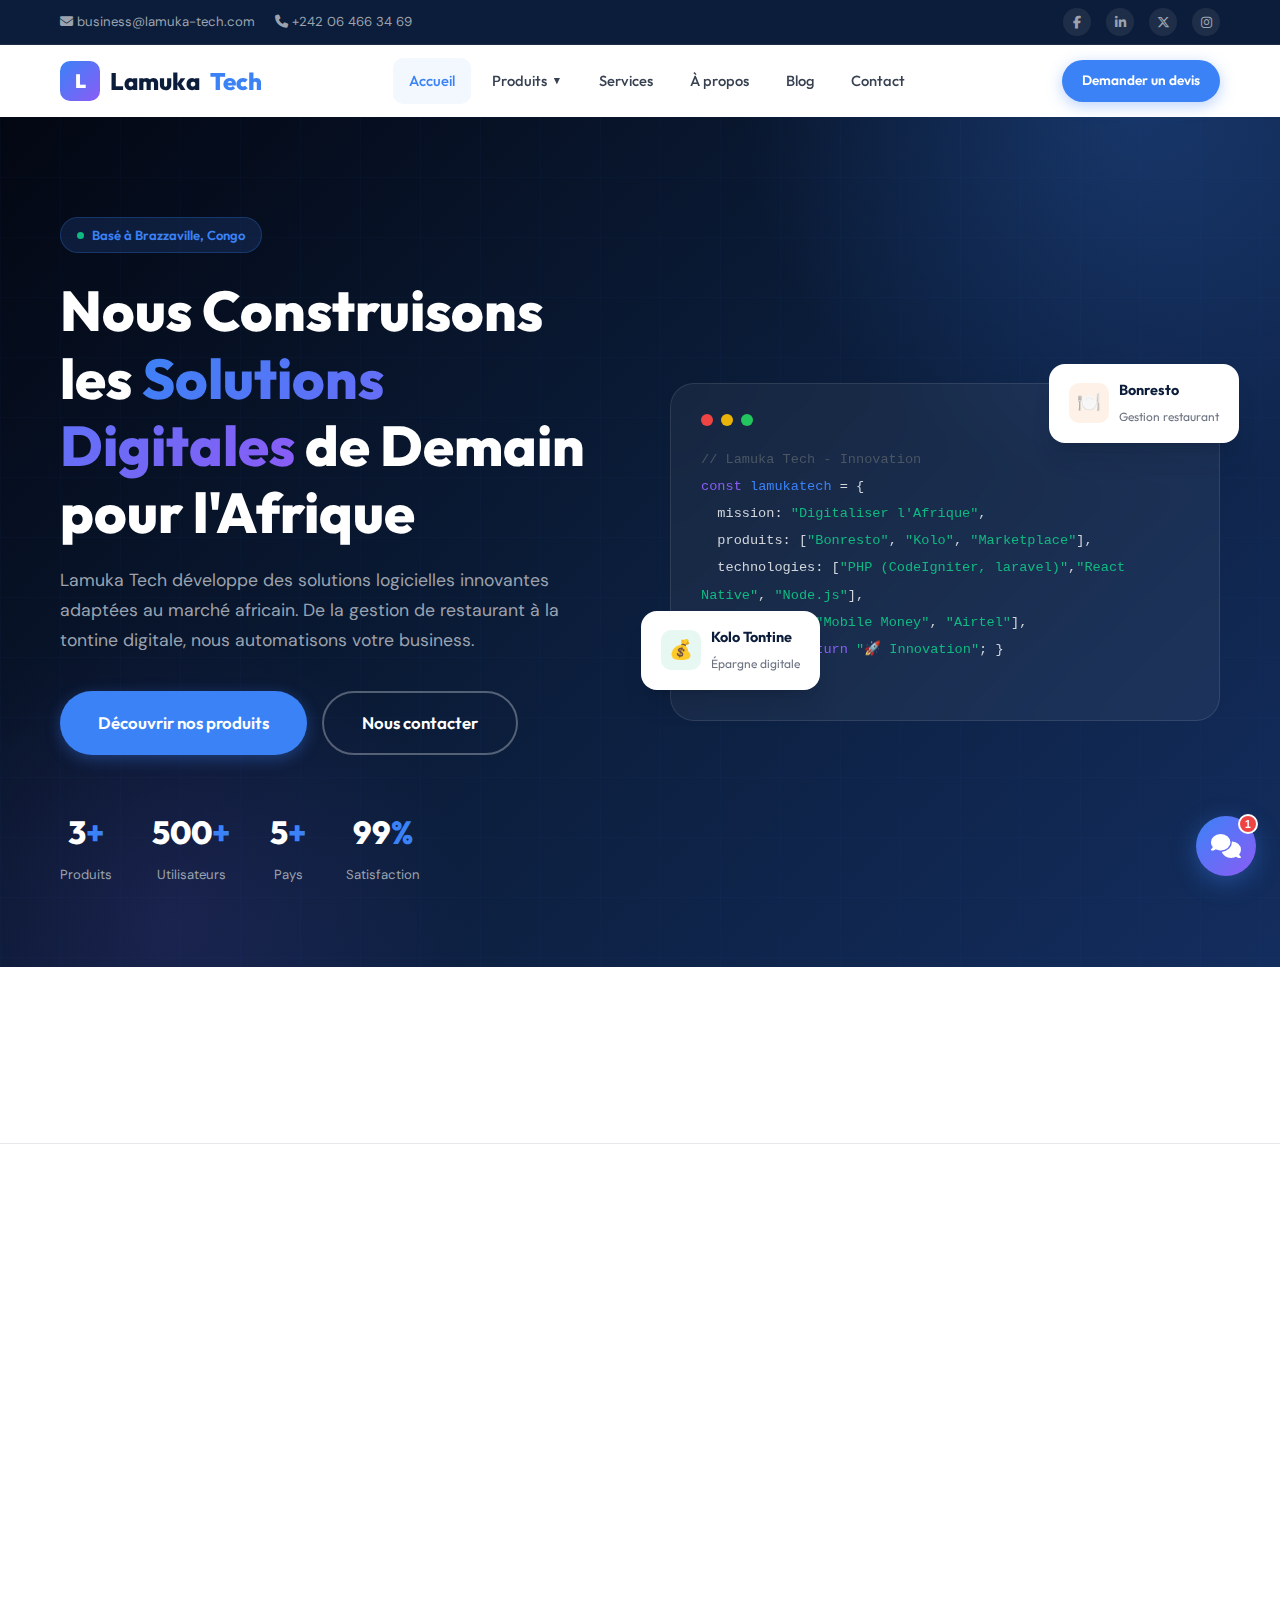
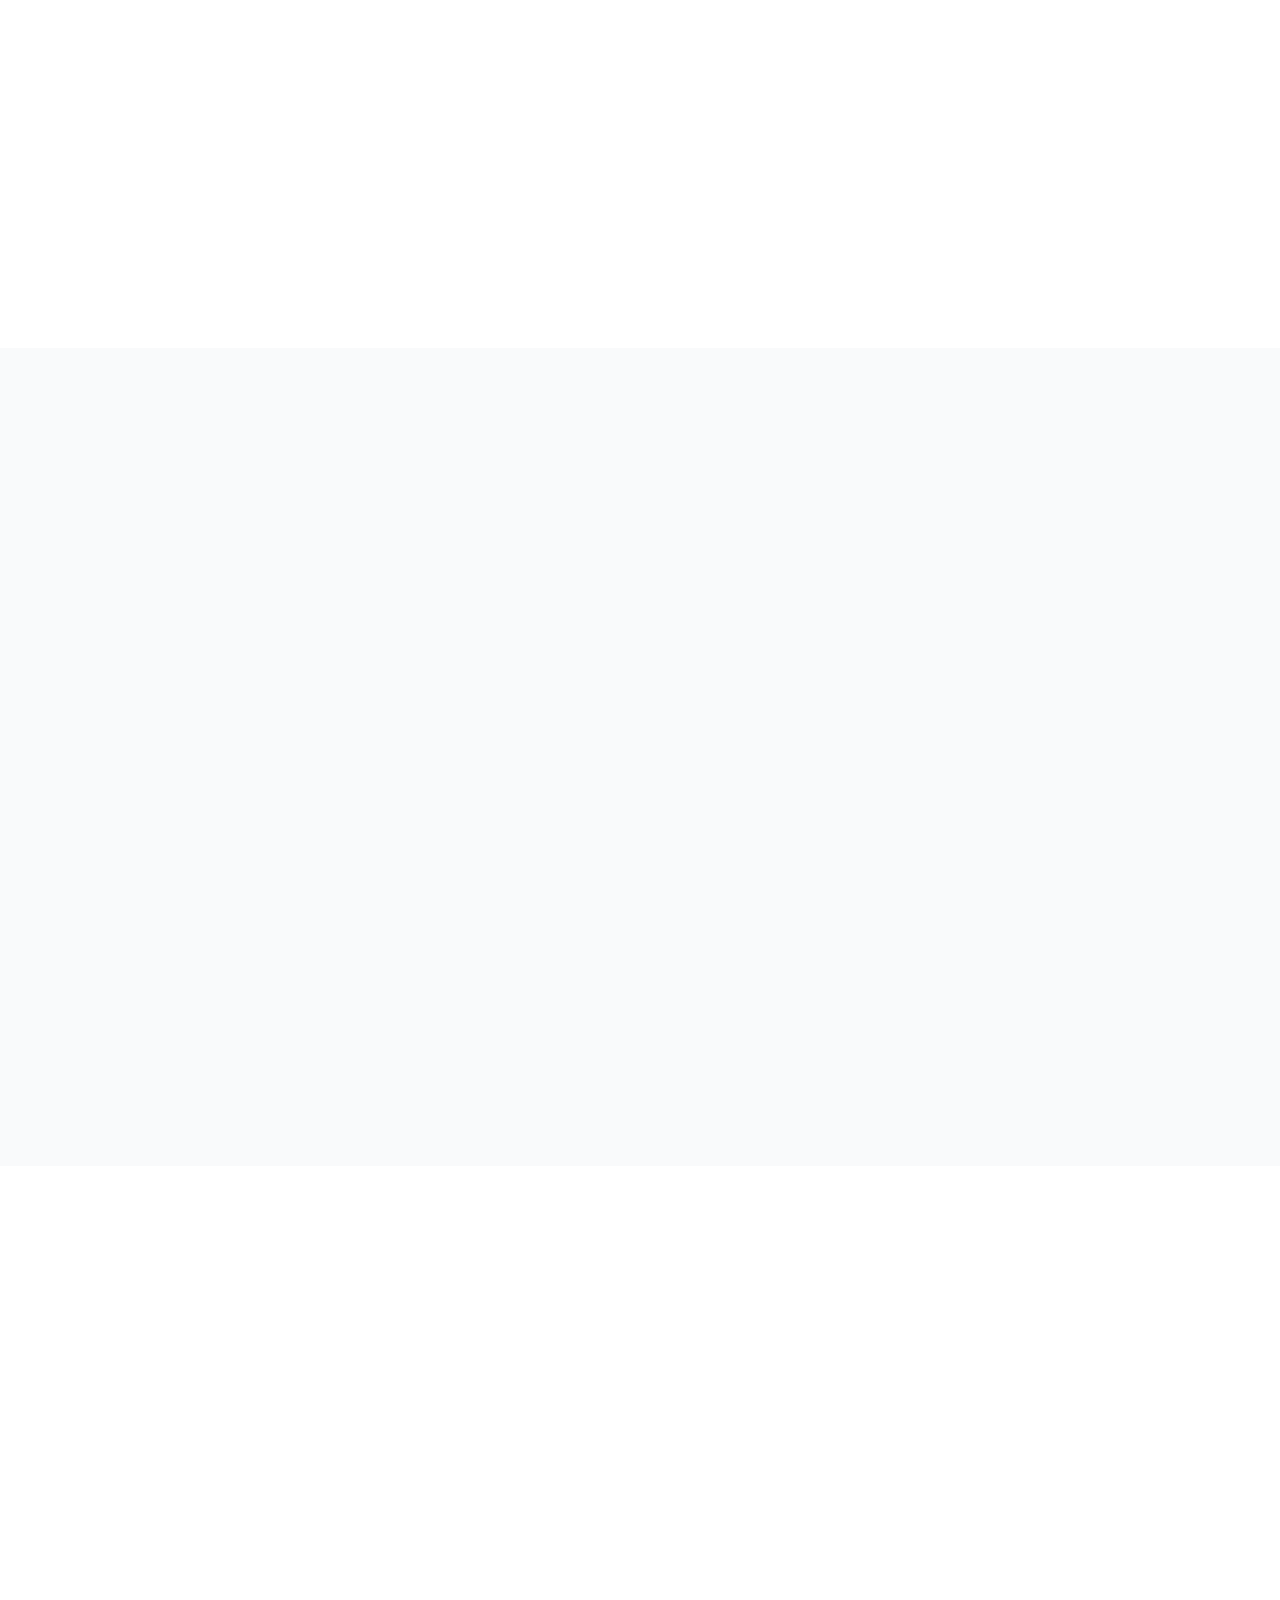
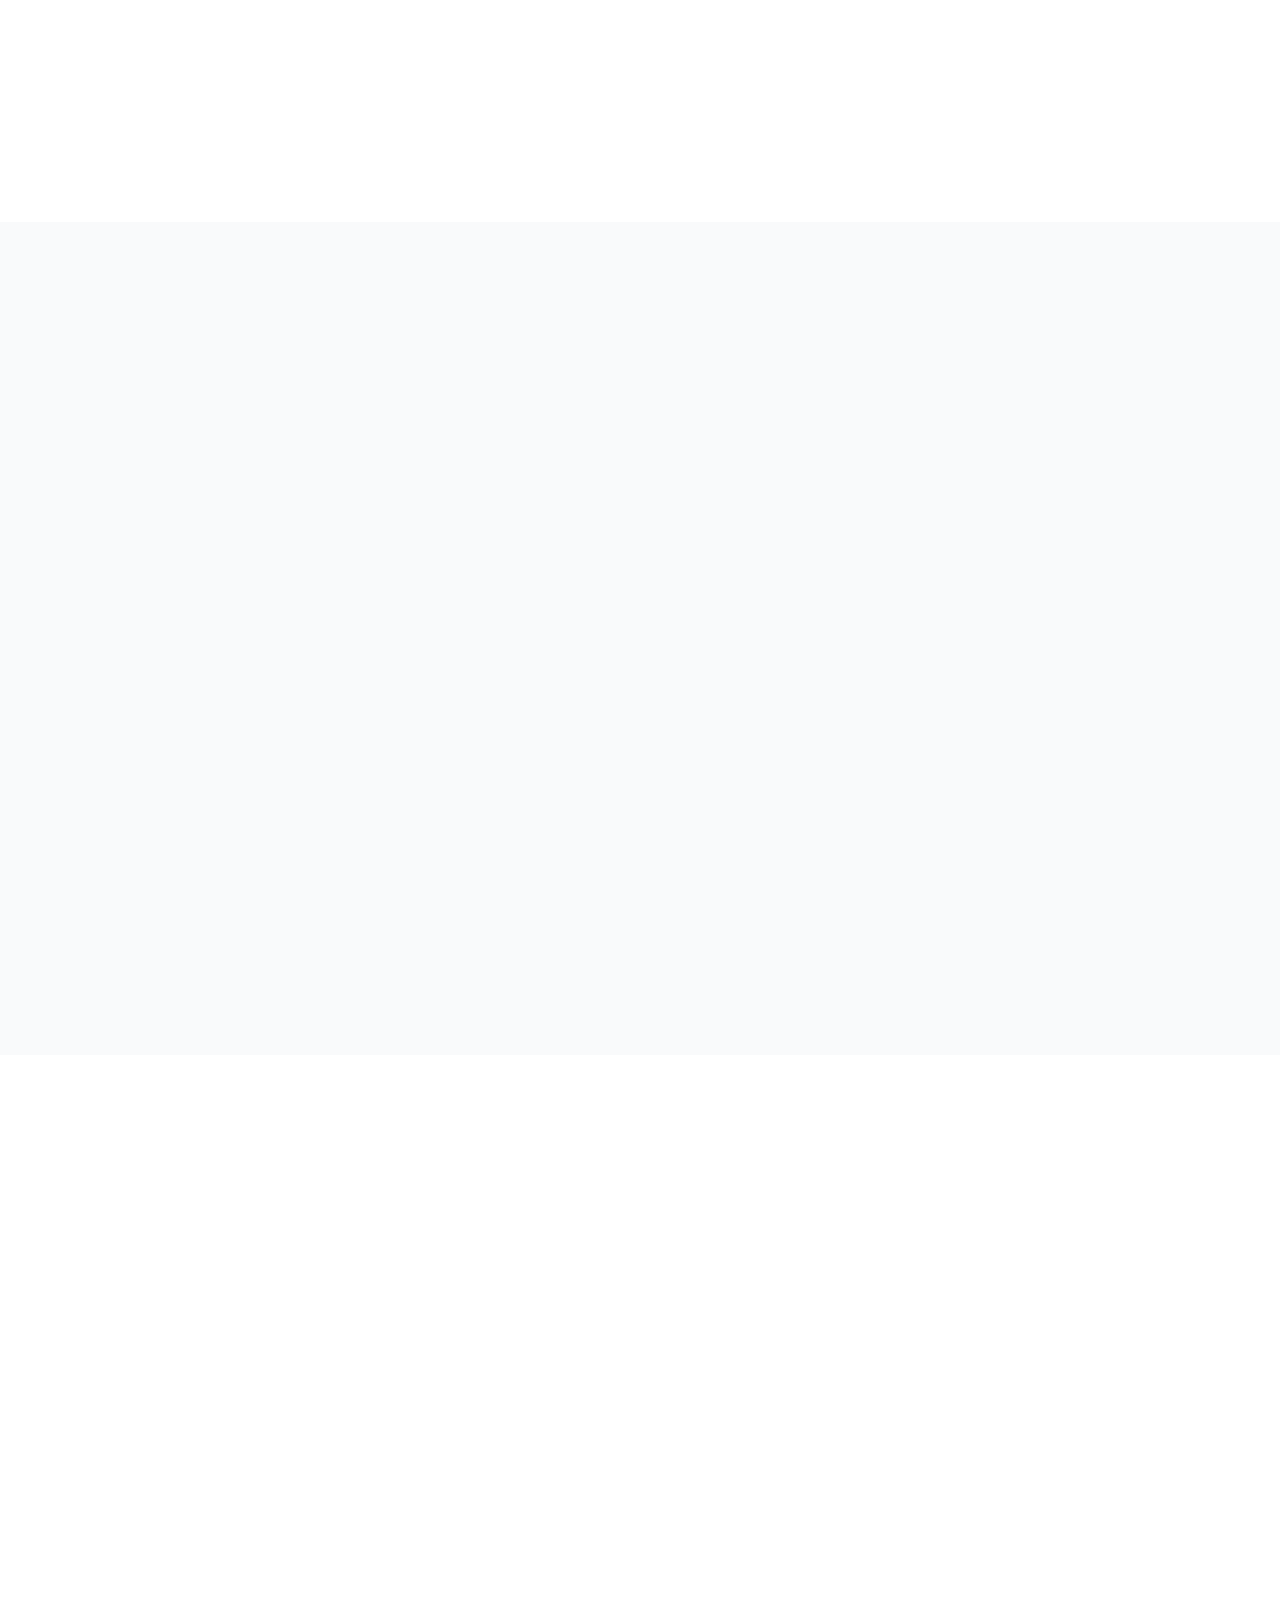
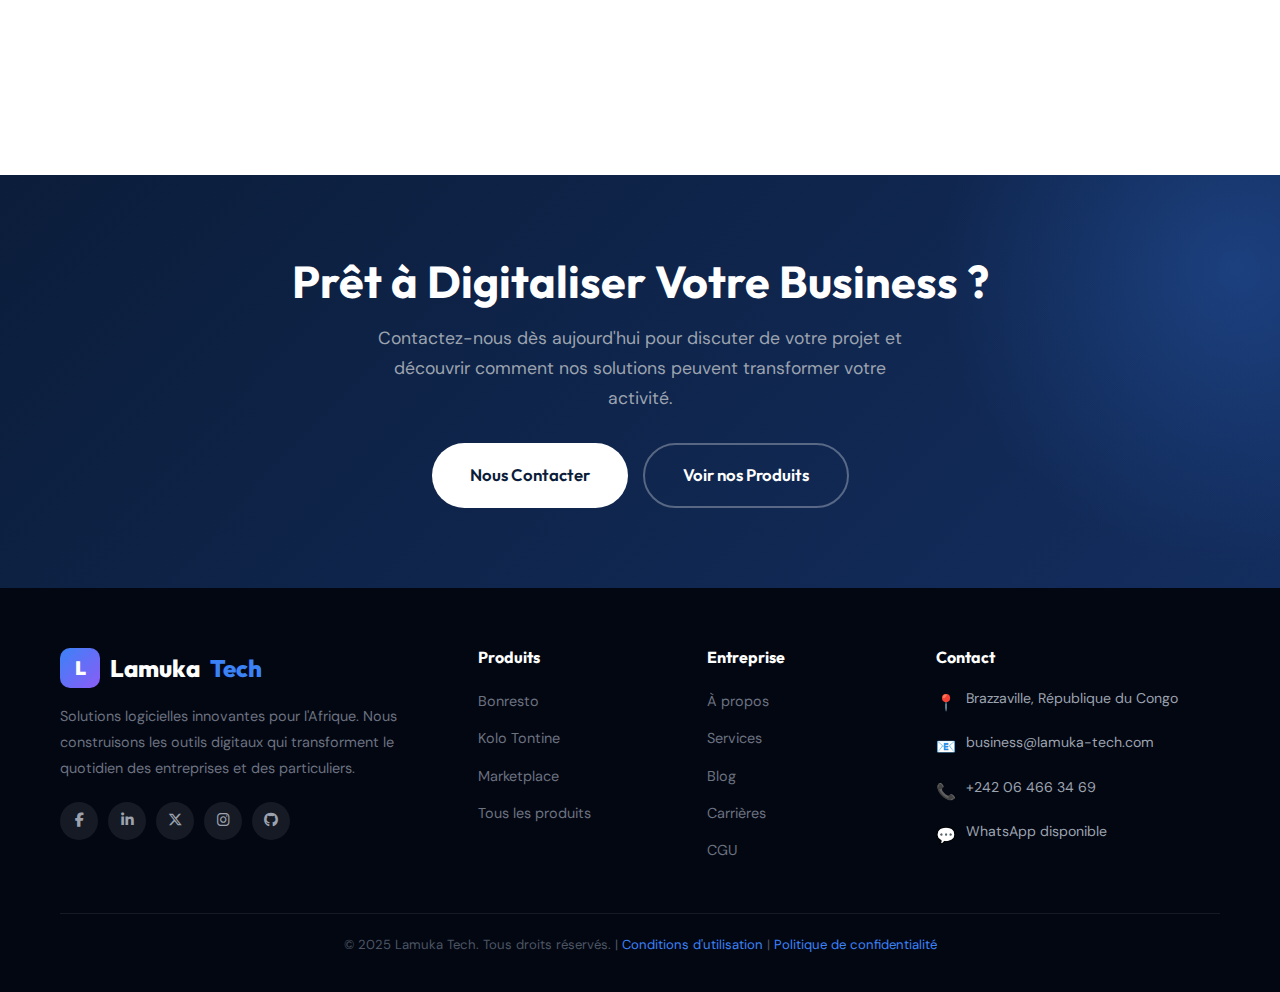
<file: index.html>
<!DOCTYPE html>
<html lang="fr">
<head>
  <meta charset="UTF-8">
  <meta name="viewport" content="width=device-width, initial-scale=1.0">
  <title>Lamuka Tech | Solutions Logicielles Innovantes pour l'Afrique</title>
  <meta name="description" content="Lamuka Tech - Entreprise de développement logiciel au Congo. Solutions innovantes: Bonresto, Kolo Tontine, Marketplace. Automatisez votre business.">
  <link rel="stylesheet" href="css/style.css">
  <link rel="stylesheet" href="https://cdnjs.cloudflare.com/ajax/libs/font-awesome/6.5.1/css/all.min.css">
</head>
<body>

  <!-- Top Bar -->
  <div class="top-bar">
    <div class="container">
      <div class="top-bar-left">
        <a href="mailto:business@lamuka-tech.com"><i class="fas fa-envelope"></i> business@lamuka-tech.com</a>
        <a href="tel:+242064663469"><i class="fas fa-phone"></i> +242 06 466 34 69</a>
      </div>
      <div class="top-bar-right">
        <a href="#" title="Facebook"><i class="fab fa-facebook-f"></i></a>
        <a href="#" title="LinkedIn"><i class="fab fa-linkedin-in"></i></a>
        <a href="#" title="Twitter"><i class="fab fa-x-twitter"></i></a>
        <a href="#" title="Instagram"><i class="fab fa-instagram"></i></a>
      </div>
    </div>
  </div>

  <!-- Navbar -->
  <nav class="navbar">
    <div class="container">
      <a href="index.html" class="logo">
        <div class="logo-icon">L</div>
        Lamuka<span>Tech</span>
      </a>

      <ul class="nav-links">
        <li><a href="index.html" class="active">Accueil</a></li>
        <li>
          <a href="products.html">Produits <span class="arrow">▼</span></a>
          <div class="dropdown">
            <a href="bonresto.html">
              <div class="drop-icon orange">🍽️</div>
              <div class="drop-text">
                <strong>Bonresto</strong>
                <span>Gestion de restaurant complète</span>
              </div>
            </a>
            <a href="kolo.html">
              <div class="drop-icon green">💰</div>
              <div class="drop-text">
                <strong>Kolo</strong>
                <span>Tontine & épargne digitale</span>
              </div>
            </a>
            <a href="marketplace.html">
              <div class="drop-icon purple">🛒</div>
              <div class="drop-text">
                <strong>Marketplace</strong>
                <span>Plateforme e-commerce multi-vendeurs</span>
              </div>
            </a>
          </div>
        </li>
        <li><a href="services.html">Services</a></li>
        <li><a href="about.html">À propos</a></li>
        <li><a href="blog.html">Blog</a></li>
        <li><a href="contact.html">Contact</a></li>
      </ul>

      <a href="contact.html" class="btn btn-primary btn-sm nav-cta">Demander un devis</a>

      <button class="menu-toggle" aria-label="Menu">
        <span></span><span></span><span></span>
      </button>
    </div>
  </nav>

  <!-- Hero Section -->
  <section class="hero">
    <div class="hero-grid"></div>
    <div class="container">
      <div class="hero-content">
        <div class="hero-badge">
          <span class="dot"></span>
          Basé à Brazzaville, Congo
        </div>
        <h1>Nous Construisons les <span class="highlight">Solutions Digitales</span> de Demain pour l'Afrique</h1>
        <p class="hero-text">Lamuka Tech développe des solutions logicielles innovantes adaptées au marché africain. De la gestion de restaurant à la tontine digitale, nous automatisons votre business.</p>
        <div class="hero-buttons">
          <a href="products.html" class="btn btn-primary btn-lg">Découvrir nos produits</a>
          <a href="contact.html" class="btn btn-secondary btn-lg">Nous contacter</a>
        </div>
        <div class="hero-stats">
          <div class="hero-stat">
            <span class="number">3<span>+</span></span>
            <span class="label">Produits</span>
          </div>
          <div class="hero-stat">
            <span class="number">500<span>+</span></span>
            <span class="label">Utilisateurs</span>
          </div>
          <div class="hero-stat">
            <span class="number">5<span>+</span></span>
            <span class="label">Pays</span>
          </div>
          <div class="hero-stat">
            <span class="number">99<span>%</span></span>
            <span class="label">Satisfaction</span>
          </div>
        </div>
      </div>

      <div class="hero-visual">
        <div class="hero-card">
          <div class="hero-card-header">
            <span></span><span></span><span></span>
          </div>
          <div class="hero-code">
            <div><span class="comment">// Lamuka Tech - Innovation</span></div>
            <div><span class="keyword">const</span> <span class="func">lamukatech</span> = {</div>
            <div>&nbsp;&nbsp;mission: <span class="string">"Digitaliser l'Afrique"</span>,</div>
            <div>&nbsp;&nbsp;produits: [<span class="string">"Bonresto"</span>, <span class="string">"Kolo"</span>, <span class="string">"Marketplace"</span>],</div>
            <div>&nbsp;&nbsp;technologies: [<span class="string">"PHP (CodeIgniter, laravel)"</span>,<span class="string">"React Native"</span>, <span class="string">"Node.js"</span>],</div>
            <div>&nbsp;&nbsp;paiements: [<span class="string">"Mobile Money"</span>, <span class="string">"Airtel"</span>],</div>
            <div>&nbsp;&nbsp;<span class="func">build</span>() { <span class="keyword">return</span> <span class="string">"🚀 Innovation"</span>; }</div>
            <div>};</div>
          </div>

          <div class="floating-badge badge-1">
            <div class="fb-icon" style="background:rgba(249,115,22,0.1);color:#f97316;">🍽️</div>
            <div class="fb-text">
              <strong>Bonresto</strong>
              <span>Gestion restaurant</span>
            </div>
          </div>

          <div class="floating-badge badge-2">
            <div class="fb-icon" style="background:rgba(16,185,129,0.1);color:#10b981;">💰</div>
            <div class="fb-text">
              <strong>Kolo Tontine</strong>
              <span>Épargne digitale</span>
            </div>
          </div>
        </div>
      </div>
    </div>
  </section>

  <!-- Stats Bar -->
  <section class="stats-bar">
    <div class="container">
      <div class="stat-item fade-in">
        <div class="stat-number">3<span>+</span></div>
        <div class="stat-label">Produits</div>
      </div>
      <div class="stat-item fade-in">
        <div class="stat-number">500<span>+</span></div>
        <div class="stat-label">Utilisateurs</div>
      </div>
      <div class="stat-item fade-in">
        <div class="stat-number">10<span>+</span></div>
        <div class="stat-label">Experts</div>
      </div>
      <div class="stat-item fade-in">
        <div class="stat-number">5<span>+</span></div>
        <div class="stat-label">Pays</div>
      </div>
      <div class="stat-item fade-in">
        <div class="stat-number">99<span>%</span></div>
        <div class="stat-label">Satisfaction</div>
      </div>
    </div>
  </section>

  <!-- Products Section -->
  <section class="section" id="products">
    <div class="container">
      <div class="section-header fade-in">
        <span class="label">Nos Produits</span>
        <h2>Solutions Logicielles Prêtes à l'Emploi</h2>
        <p>Découvrez nos solutions innovantes conçues pour le marché africain et au-delà.</p>
      </div>

      <div class="products-grid">
        <!-- Bonresto -->
        <div class="product-card fade-in">
          <div class="product-card-icon" style="background:rgba(249,115,22,0.1);color:#f97316;">🍽️</div>
          <h3>Bonresto</h3>
          <p>Plateforme complète de gestion de restaurant avec 4 applications interconnectées : dashboard web, app client, app serveur et app cuisine.</p>
          <div class="card-tags">
            <span>Restaurant</span>
            <span>Mobile</span>
            <span>Commandes</span>
            <span>Paiement</span>
          </div>
          <a href="bonresto.html" class="card-link">En savoir plus →</a>
        </div>

        <!-- Kolo -->
        <div class="product-card fade-in">
          <div class="product-card-icon" style="background:rgba(16,185,129,0.1);color:#10b981;">💰</div>
          <h3>Kolo Tontine</h3>
          <p>Application de tontine digitale avec gestion des cycles d'épargne, paiement Mobile Money, messagerie en temps réel et sécurité biométrique.</p>
          <div class="card-tags">
            <span>Fintech</span>
            <span>Épargne</span>
            <span>Mobile Money</span>
            <span>Tontine</span>
          </div>
          <a href="kolo.html" class="card-link">En savoir plus →</a>
        </div>

        <!-- Marketplace -->
        <div class="product-card fade-in">
          <div class="product-card-icon" style="background:rgba(139,92,246,0.1);color:#8b5cf6;">🛒</div>
          <h3>Marketplace</h3>
          <p>Plateforme e-commerce multi-vendeurs permettant aux commerçants africains de vendre en ligne avec paiement Mobile Money intégré.</p>
          <div class="card-tags">
            <span>E-Commerce</span>
            <span>Multi-vendeurs</span>
            <span>Paiement</span>
            <span>Livraison</span>
          </div>
          <a href="marketplace.html" class="card-link">En savoir plus →</a>
        </div>
      </div>
    </div>
  </section>

  <!-- About Section -->
  <section class="section section-gray" id="about">
    <div class="container">
      <div class="about-grid">
        <div class="about-image fade-in">
          <div class="main-img">🚀</div>
          <div class="experience-badge">
            <span class="number">3+</span>
            <span class="text">Années d'expérience</span>
          </div>
        </div>
        <div class="about-content fade-in">
          <span class="label">Qui sommes-nous</span>
          <h2>Nous Innovons pour Digitaliser l'Afrique</h2>
          <p>Lamuka Tech est une entreprise technologique basée à Brazzaville, au Congo. Notre mission est de développer des solutions logicielles adaptées aux réalités du marché africain francophone.</p>
          <p>Nous croyons que la technologie peut transformer la façon dont les Africains font du business, épargnent et consomment. Chacune de nos solutions intègre les systèmes de paiement locaux comme Mobile Money (Airtel, MTN).</p>
          <div class="about-features">
            <div class="about-feature">
              <span class="check">✓</span> Solutions Mobile-First
            </div>
            <div class="about-feature">
              <span class="check">✓</span> Paiement Mobile Money
            </div>
            <div class="about-feature">
              <span class="check">✓</span> React Native & Node.js
            </div>
            <div class="about-feature">
              <span class="check">✓</span> Intégration API Locale
            </div>
            <div class="about-feature">
              <span class="check">✓</span> Php (CodeIgniter, Laravel)
            </div>
            <div class="about-feature">
              <span class="check">✓</span> Support Francophone
            </div>
            <div class="about-feature">
              <span class="check">✓</span> Multi-Language
            </div>
            <div class="about-feature">
              <span class="check">✓</span> Design Afro-Centré
            </div>
            <div class="about-feature">
              <span class="check">✓</span> Sécurité Avancée
            </div>
          </div>
          <a href="about.html" class="btn btn-primary">En savoir plus</a>
        </div>
      </div>
    </div>
  </section>

  <!-- Industries -->
  <section class="section">
    <div class="container">
      <div class="section-header fade-in">
        <span class="label">Industries</span>
        <h2>Les Secteurs que Nous Servons</h2>
        <p>Nos solutions couvrent plusieurs secteurs clés de l'économie africaine.</p>
      </div>

      <div class="industries-grid">
        <div class="industry-card fade-in">
          <div class="ind-icon">🍽️</div>
          <h4>Restauration</h4>
        </div>
        <div class="industry-card fade-in">
          <div class="ind-icon">💰</div>
          <h4>Fintech</h4>
        </div>
        <div class="industry-card fade-in">
          <div class="ind-icon">🛒</div>
          <h4>E-Commerce</h4>
        </div>
        <div class="industry-card fade-in">
          <div class="ind-icon">📱</div>
          <h4>Mobile</h4>
        </div>
        <div class="industry-card fade-in">
          <div class="ind-icon">🏥</div>
          <h4>Santé</h4>
        </div>
        <div class="industry-card fade-in">
          <div class="ind-icon">🎓</div>
          <h4>Éducation</h4>
        </div>
        <div class="industry-card fade-in">
          <div class="ind-icon">🏨</div>
          <h4>Hôtellerie</h4>
        </div>
        <div class="industry-card fade-in">
          <div class="ind-icon">🚀</div>
          <h4>Et plus</h4>
        </div>
      </div>
    </div>
  </section>

  <!-- Services Preview -->
  <section class="section section-gray">
    <div class="container">
      <div class="section-header fade-in">
        <span class="label">Nos Services</span>
        <h2>Des Solutions Sur Mesure Pour Votre Business</h2>
        <p>En plus de nos produits, nous offrons des services de développement personnalisés.</p>
      </div>

      <div class="services-grid">
        <div class="service-card fade-in">
          <div class="service-card-img bg-1">💻</div>
          <div class="service-card-body">
            <h3>Développement Logiciel</h3>
            <p>Nous concevons des logiciels sur mesure pour automatiser vos opérations et accélérer votre croissance.</p>
            <a href="services.html" class="card-link">En savoir plus →</a>
          </div>
        </div>
        <div class="service-card fade-in">
          <div class="service-card-img bg-2">📱</div>
          <div class="service-card-body">
            <h3>Développement Mobile</h3>
            <p>Applications Android et iOS natives avec React Native pour toucher vos clients où qu'ils soient.</p>
            <a href="services.html" class="card-link">En savoir plus →</a>
          </div>
        </div>
        <div class="service-card fade-in">
          <div class="service-card-img bg-3">🌐</div>
          <div class="service-card-body">
            <h3>Développement Web</h3>
            <p>Sites web et applications web modernes, responsives et optimisés pour le marché africain.</p>
            <a href="services.html" class="card-link">En savoir plus →</a>
          </div>
        </div>
      </div>
    </div>
  </section>

  <!-- Testimonials -->
  <section class="section">
    <div class="container">
      <div class="section-header fade-in">
        <span class="label">Témoignages</span>
        <h2>Ce Que Disent Nos Clients</h2>
        <p>La satisfaction de nos clients est notre plus grande fierté.</p>
      </div>

      <div class="testimonials-slider">
        <div class="testimonial-card fade-in">
          <div class="quote-icon">"</div>
          <div class="stars">★★★★★</div>
          <p>Bonresto a transformé la gestion de mon restaurant. Les commandes sont plus rapides, mes serveurs sont mieux organisés et mes clients sont ravis. Une vraie révolution !</p>
          <div class="testimonial-author">
            <div class="avatar">PM</div>
            <div class="info">
              <strong>Patrick M.</strong>
              <span>Restaurateur, Brazzaville</span>
            </div>
          </div>
        </div>

        <div class="testimonial-card fade-in">
          <div class="quote-icon">"</div>
          <div class="stars">★★★★★</div>
          <p>Grâce à Kolo, notre groupe de tontine fonctionne maintenant de manière transparente. Chaque membre peut suivre ses cotisations et les paiements se font via Mobile Money. C'est formidable !</p>
          <div class="testimonial-author">
            <div class="avatar">SN</div>
            <div class="info">
              <strong>Sylvie N.</strong>
              <span>Entrepreneuse, Pointe-Noire</span>
            </div>
          </div>
        </div>

        <div class="testimonial-card fade-in">
          <div class="quote-icon">"</div>
          <div class="stars">★★★★★</div>
          <p>L'équipe de Lamuka Tech est professionnelle et comprend parfaitement les besoins du marché local. Leur marketplace nous a permis de vendre nos produits dans tout le Congo.</p>
          <div class="testimonial-author">
            <div class="avatar">JB</div>
            <div class="info">
              <strong>Jean-Baptiste K.</strong>
              <span>Commerçant, Kinshasa</span>
            </div>
          </div>
        </div>
      </div>
    </div>
  </section>

  <!-- CTA Section -->
  <section class="cta-section">
    <div class="container">
      <h2>Prêt à Digitaliser Votre Business ?</h2>
      <p>Contactez-nous dès aujourd'hui pour discuter de votre projet et découvrir comment nos solutions peuvent transformer votre activité.</p>
      <div class="cta-buttons">
        <a href="contact.html" class="btn btn-white btn-lg">Nous Contacter</a>
        <a href="products.html" class="btn btn-secondary btn-lg">Voir nos Produits</a>
      </div>
    </div>
  </section>

  <!-- Footer -->
  <footer class="footer">
    <div class="container">
      <div class="footer-grid">
        <div class="footer-about">
          <a href="index.html" class="logo">
            <div class="logo-icon">L</div>
            Lamuka<span>Tech</span>
          </a>
          <p>Solutions logicielles innovantes pour l'Afrique. Nous construisons les outils digitaux qui transforment le quotidien des entreprises et des particuliers.</p>
          <div class="footer-social">
            <a href="#" title="Facebook"><i class="fab fa-facebook-f"></i></a>
            <a href="#" title="LinkedIn"><i class="fab fa-linkedin-in"></i></a>
            <a href="#" title="Twitter"><i class="fab fa-x-twitter"></i></a>
            <a href="#" title="Instagram"><i class="fab fa-instagram"></i></a>
            <a href="#" title="GitHub"><i class="fab fa-github"></i></a>
          </div>
        </div>

        <div>
          <h4>Produits</h4>
          <ul class="footer-links">
            <li><a href="bonresto.html">Bonresto</a></li>
            <li><a href="kolo.html">Kolo Tontine</a></li>
            <li><a href="marketplace.html">Marketplace</a></li>
            <li><a href="products.html">Tous les produits</a></li>
          </ul>
        </div>

        <div>
          <h4>Entreprise</h4>
          <ul class="footer-links">
            <li><a href="about.html">À propos</a></li>
            <li><a href="services.html">Services</a></li>
            <li><a href="blog.html">Blog</a></li>
            <li><a href="career.html">Carrières</a></li>
            <li><a href="terms.html">CGU</a></li>
          </ul>
        </div>

        <div>
          <h4>Contact</h4>
          <ul class="footer-contact">
            <li>
              <span class="fc-icon">📍</span>
              <span>Brazzaville, République du Congo</span>
            </li>
            <li>
              <span class="fc-icon">📧</span>
              <span>business@lamuka-tech.com</span>
            </li>
            <li>
              <span class="fc-icon">📞</span>
              <span>+242 06 466 34 69</span>
            </li>
            <li>
              <span class="fc-icon">💬</span>
              <span>WhatsApp disponible</span>
            </li>
          </ul>
        </div>
      </div>

      <div class="footer-bottom">
        <p>© 2025 Lamuka Tech. Tous droits réservés. | <a href="terms.html">Conditions d'utilisation</a> | <a href="privacy.html">Politique de confidentialité</a></p>
      </div>
    </div>
  </footer>

  <!-- WhatsApp Float -->
  <a href="https://wa.me/242064663469" class="whatsapp-float" target="_blank" title="Discuter sur WhatsApp">
    <i class="fab fa-whatsapp"></i>
  </a>

  <script src="js/main.js"></script>
  <script src="js/chatbot.js"></script>
</body>
</html>
</file>
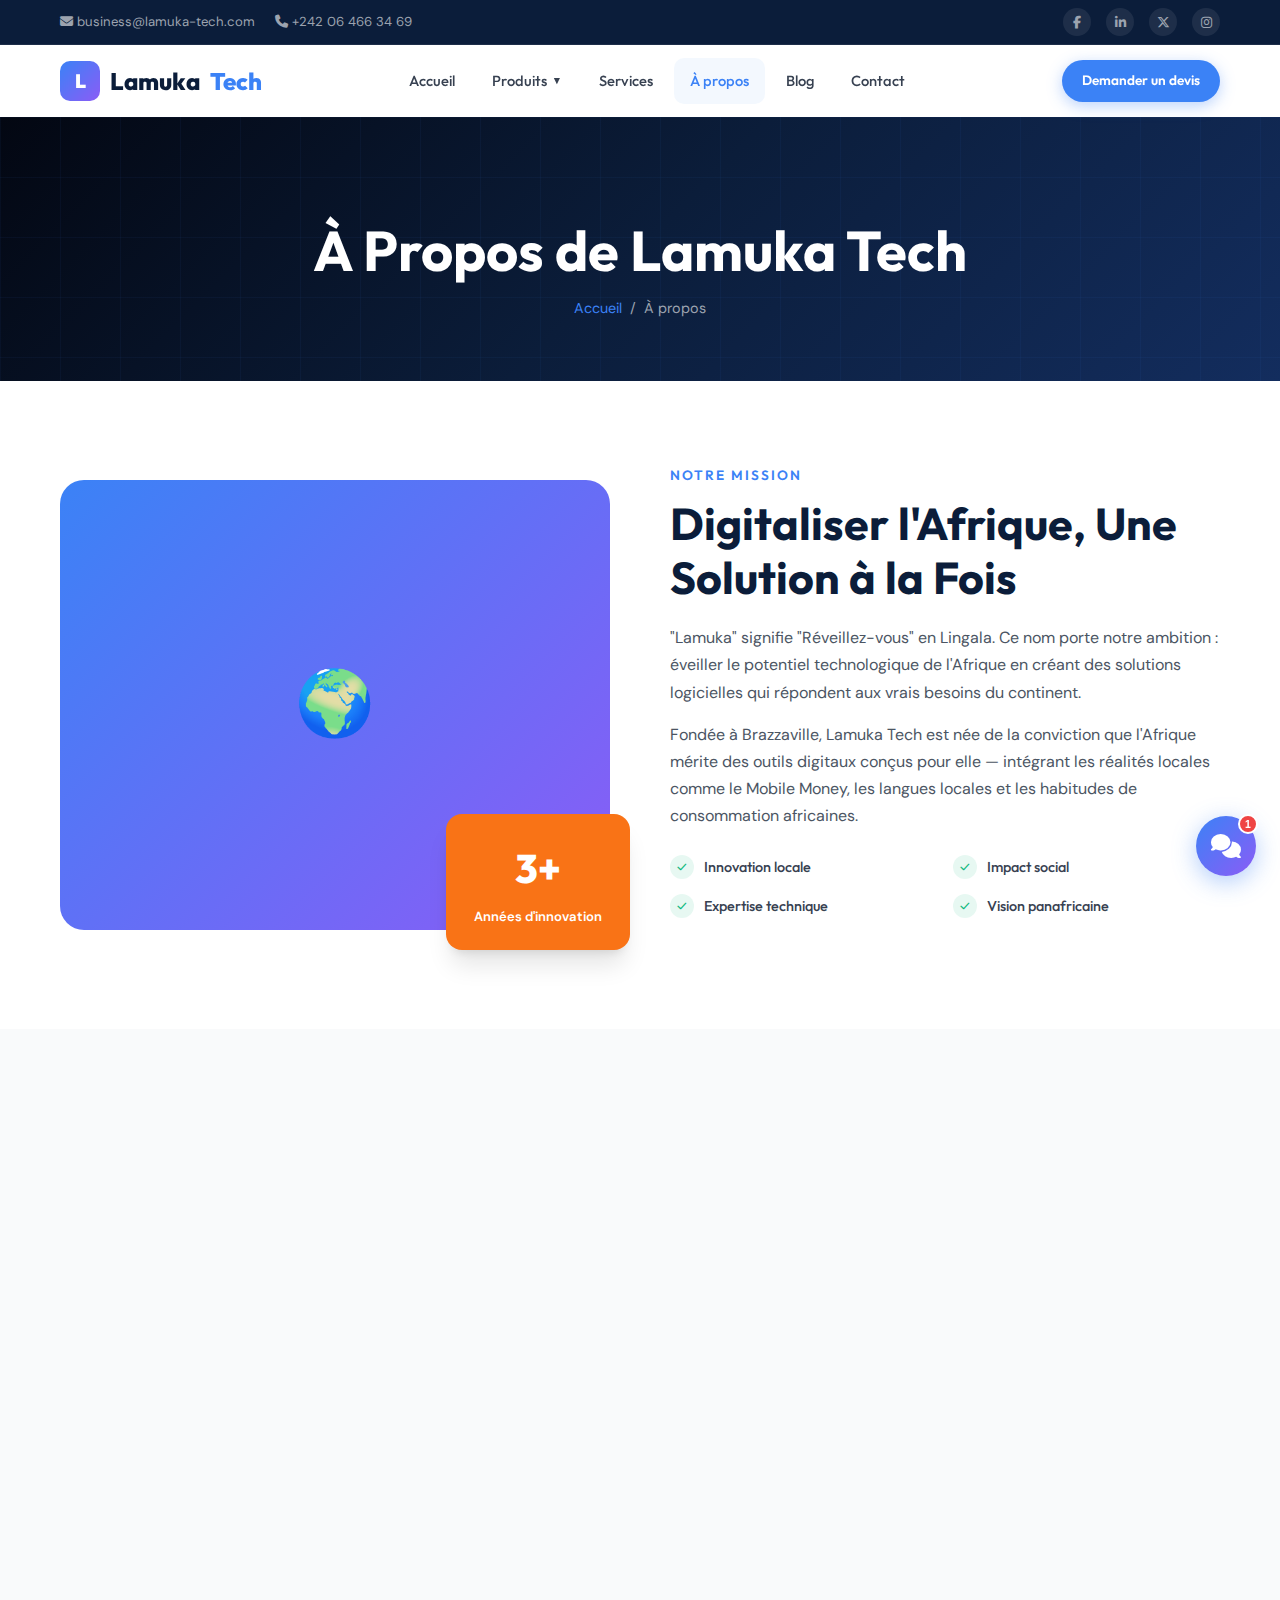
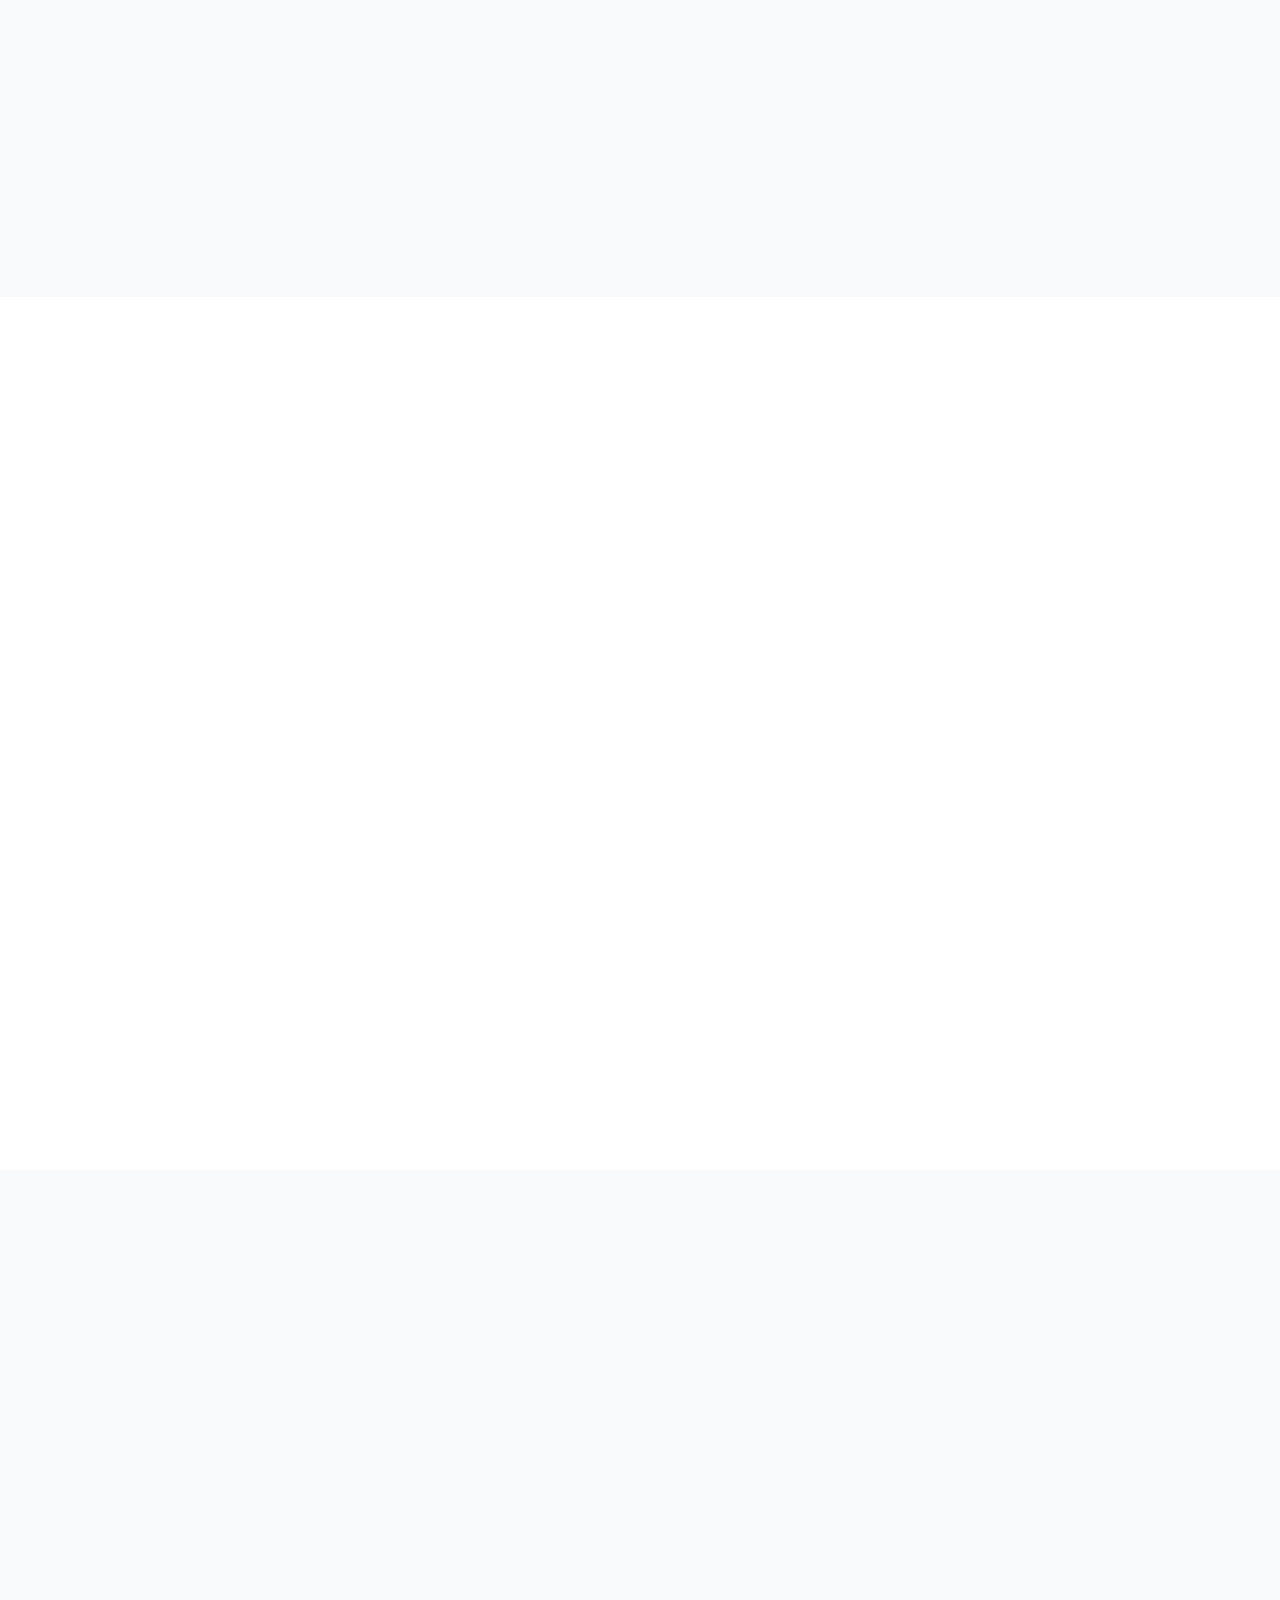
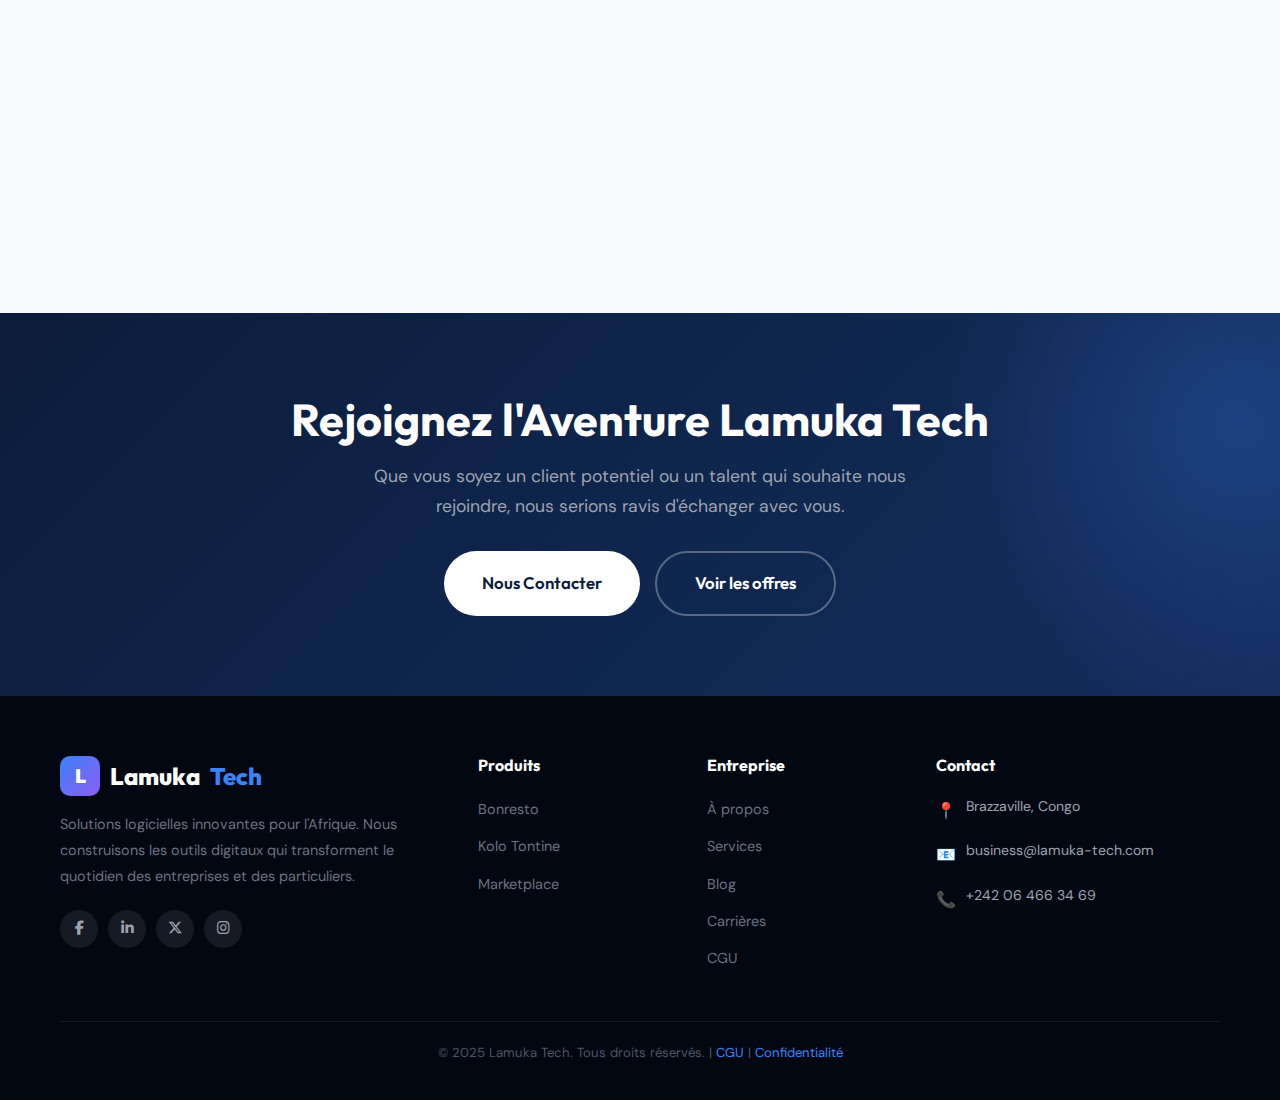
<file: about.html>
<!DOCTYPE html>
<html lang="fr">
<head>
  <meta charset="UTF-8">
  <meta name="viewport" content="width=device-width, initial-scale=1.0">
  <title>À Propos | Lamuka Tech</title>
  <meta name="description" content="Découvrez Lamuka Tech, entreprise de développement logiciel au Congo. Notre mission : digitaliser l'Afrique avec des solutions innovantes.">
  <link rel="stylesheet" href="css/style.css">
  <link rel="stylesheet" href="https://cdnjs.cloudflare.com/ajax/libs/font-awesome/6.5.1/css/all.min.css">
</head>
<body>

  <!-- Top Bar -->
  <div class="top-bar">
    <div class="container">
      <div class="top-bar-left">
        <a href="mailto:business@lamuka-tech.com"><i class="fas fa-envelope"></i> business@lamuka-tech.com</a>
        <a href="tel:+242064663469"><i class="fas fa-phone"></i> +242 06 466 34 69</a>
      </div>
      <div class="top-bar-right">
        <a href="#"><i class="fab fa-facebook-f"></i></a>
        <a href="#"><i class="fab fa-linkedin-in"></i></a>
        <a href="#"><i class="fab fa-x-twitter"></i></a>
        <a href="#"><i class="fab fa-instagram"></i></a>
      </div>
    </div>
  </div>

  <!-- Navbar -->
  <nav class="navbar">
    <div class="container">
      <a href="index.html" class="logo">
        <div class="logo-icon">L</div>
        Lamuka<span>Tech</span>
      </a>
      <ul class="nav-links">
        <li><a href="index.html">Accueil</a></li>
        <li>
          <a href="products.html">Produits <span class="arrow">▼</span></a>
          <div class="dropdown">
            <a href="bonresto.html"><div class="drop-icon orange">🍽️</div><div class="drop-text"><strong>Bonresto</strong><span>Gestion de restaurant</span></div></a>
            <a href="kolo.html"><div class="drop-icon green">💰</div><div class="drop-text"><strong>Kolo</strong><span>Tontine digitale</span></div></a>
            <a href="marketplace.html"><div class="drop-icon purple">🛒</div><div class="drop-text"><strong>Marketplace</strong><span>E-commerce multi-vendeurs</span></div></a>
          </div>
        </li>
        <li><a href="services.html">Services</a></li>
        <li><a href="about.html" class="active">À propos</a></li>
        <li><a href="blog.html">Blog</a></li>
        <li><a href="contact.html">Contact</a></li>
      </ul>
      <a href="contact.html" class="btn btn-primary btn-sm nav-cta">Demander un devis</a>
      <button class="menu-toggle" aria-label="Menu"><span></span><span></span><span></span></button>
    </div>
  </nav>

  <!-- Page Header -->
  <section class="page-header">
    <h1>À Propos de Lamuka Tech</h1>
    <div class="breadcrumb">
      <a href="index.html">Accueil</a> / <span>À propos</span>
    </div>
  </section>

  <!-- Mission Section -->
  <section class="section">
    <div class="container">
      <div class="about-grid">
        <div class="about-image fade-in">
          <div class="main-img">🌍</div>
          <div class="experience-badge">
            <span class="number">3+</span>
            <span class="text">Années d'innovation</span>
          </div>
        </div>
        <div class="about-content fade-in">
          <span class="label">Notre Mission</span>
          <h2>Digitaliser l'Afrique, Une Solution à la Fois</h2>
          <p>"Lamuka" signifie "Réveillez-vous" en Lingala. Ce nom porte notre ambition : éveiller le potentiel technologique de l'Afrique en créant des solutions logicielles qui répondent aux vrais besoins du continent.</p>
          <p>Fondée à Brazzaville, Lamuka Tech est née de la conviction que l'Afrique mérite des outils digitaux conçus pour elle — intégrant les réalités locales comme le Mobile Money, les langues locales et les habitudes de consommation africaines.</p>
          <div class="about-features">
            <div class="about-feature"><span class="check">✓</span> Innovation locale</div>
            <div class="about-feature"><span class="check">✓</span> Impact social</div>
            <div class="about-feature"><span class="check">✓</span> Expertise technique</div>
            <div class="about-feature"><span class="check">✓</span> Vision panafricaine</div>
          </div>
        </div>
      </div>
    </div>
  </section>

  <!-- Values -->
  <section class="section section-gray">
    <div class="container">
      <div class="section-header fade-in">
        <span class="label">Nos Valeurs</span>
        <h2>Ce Qui Nous Guide au Quotidien</h2>
      </div>
      <div class="features-grid">
        <div class="feature-card fade-in">
          <div class="feat-icon" style="background:rgba(59,130,246,0.1);color:#3b82f6;">💡</div>
          <h4>Innovation</h4>
          <p>Nous repoussons les limites de la technologie pour créer des solutions qui n'existaient pas encore sur le continent.</p>
        </div>
        <div class="feature-card fade-in">
          <div class="feat-icon" style="background:rgba(16,185,129,0.1);color:#10b981;">🤝</div>
          <h4>Proximité</h4>
          <p>Nous sommes proches de nos utilisateurs et comprenons intimement les défis du marché africain.</p>
        </div>
        <div class="feature-card fade-in">
          <div class="feat-icon" style="background:rgba(249,115,22,0.1);color:#f97316;">🎯</div>
          <h4>Excellence</h4>
          <p>Chaque ligne de code, chaque design, chaque interaction est pensée pour offrir la meilleure expérience possible.</p>
        </div>
        <div class="feature-card fade-in">
          <div class="feat-icon" style="background:rgba(139,92,246,0.1);color:#8b5cf6;">🌍</div>
          <h4>Impact</h4>
          <p>Nous mesurons notre succès par l'impact positif de nos solutions sur la vie des gens et des entreprises.</p>
        </div>
      </div>
    </div>
  </section>

  <!-- Timeline -->
  <section class="section">
    <div class="container">
      <div class="section-header fade-in">
        <span class="label">Notre Histoire</span>
        <h2>Le Parcours de Lamuka Tech</h2>
      </div>
      <div class="timeline fade-in">
        <div class="timeline-item">
          <div class="year">2022</div>
          <h4>La naissance de l'idée</h4>
          <p>Lamuka Tech est fondée à Brazzaville avec la vision de créer des solutions technologiques adaptées au marché africain.</p>
        </div>
        <div class="timeline-item">
          <div class="year">2025</div>
          <h4>Lancement de Bonresto</h4>
          <p>Notre première solution de gestion de restaurant voit le jour, avec 4 applications interconnectées pour révolutionner la restauration.</p>
        </div>
        <div class="timeline-item">
          <div class="year">2025</div>
          <h4>Kolo Tontine</h4>
          <p>Lancement de Kolo, notre application de tontine digitale avec intégration Mobile Money, qui transforme l'épargne collective.</p>
        </div>
        <div class="timeline-item">
          <div class="year">2026</div>
          <h4>Marketplace & Expansion</h4>
          <p>Lancement de notre marketplace multi-vendeurs et expansion vers de nouveaux marchés francophones en Afrique.</p>
        </div>
      </div>
    </div>
  </section>

  <!-- Team -->
  <section class="section section-gray">
    <div class="container">
      <div class="section-header fade-in">
        <span class="label">Notre Équipe</span>
        <h2>Les Cerveaux Derrière Lamuka Tech</h2>
        <p>Une équipe passionnée de développeurs, designers et entrepreneurs dédiés à l'innovation africaine.</p>
      </div>
      <div class="team-grid">
        <div class="team-card fade-in">
          <div class="team-avatar">JD</div>
          <h4>Joeldy</h4>
          <p class="role">Fondateur & Lead Developer</p>
          <p style="font-size:0.85rem;color:var(--gray-500);margin-top:8px;">Expert React Native & Node.js, architecte de Bonresto, Kolo et toutes nos solutions.</p>
        </div>
        <div class="team-card fade-in">
          <div class="team-avatar" style="background:linear-gradient(135deg,#f97316,#fb923c);">DV</div>
          <h4>Tresor</h4>
          <p class="role">Développement Backend</p>
          <p style="font-size:0.85rem;color:var(--gray-500);margin-top:8px;">Spécialiste PostgreSQL, API REST et systèmes de paiement Mobile Money.</p>
        </div>
        <div class="team-card fade-in">
          <div class="team-avatar" style="background:linear-gradient(135deg,#10b981,#34d399);">UX</div>
          <h4>Espoir LOEMBA</h4>
          <p class="role">Design & Expérience Utilisateur</p>
          <p style="font-size:0.85rem;color:var(--gray-500);margin-top:8px;">Créateur d'interfaces intuitives et adaptées aux habitudes des utilisateurs africains.</p>
        </div>
      </div>
    </div>
  </section>

  <!-- CTA -->
  <section class="cta-section">
    <div class="container">
      <h2>Rejoignez l'Aventure Lamuka Tech</h2>
      <p>Que vous soyez un client potentiel ou un talent qui souhaite nous rejoindre, nous serions ravis d'échanger avec vous.</p>
      <div class="cta-buttons">
        <a href="contact.html" class="btn btn-white btn-lg">Nous Contacter</a>
        <a href="career.html" class="btn btn-secondary btn-lg">Voir les offres</a>
      </div>
    </div>
  </section>

  <!-- Footer -->
  <footer class="footer">
    <div class="container">
      <div class="footer-grid">
        <div class="footer-about">
          <a href="index.html" class="logo"><div class="logo-icon">L</div>Lamuka<span>Tech</span></a>
          <p>Solutions logicielles innovantes pour l'Afrique. Nous construisons les outils digitaux qui transforment le quotidien des entreprises et des particuliers.</p>
          <div class="footer-social">
            <a href="#"><i class="fab fa-facebook-f"></i></a>
            <a href="#"><i class="fab fa-linkedin-in"></i></a>
            <a href="#"><i class="fab fa-x-twitter"></i></a>
            <a href="#"><i class="fab fa-instagram"></i></a>
          </div>
        </div>
        <div>
          <h4>Produits</h4>
          <ul class="footer-links">
            <li><a href="bonresto.html">Bonresto</a></li>
            <li><a href="kolo.html">Kolo Tontine</a></li>
            <li><a href="marketplace.html">Marketplace</a></li>
          </ul>
        </div>
        <div>
          <h4>Entreprise</h4>
          <ul class="footer-links">
            <li><a href="about.html">À propos</a></li>
            <li><a href="services.html">Services</a></li>
            <li><a href="blog.html">Blog</a></li>
            <li><a href="career.html">Carrières</a></li>
            <li><a href="terms.html">CGU</a></li>
          </ul>
        </div>
        <div>
          <h4>Contact</h4>
          <ul class="footer-contact">
            <li><span class="fc-icon">📍</span><span>Brazzaville, Congo</span></li>
            <li><span class="fc-icon">📧</span><span>business@lamuka-tech.com</span></li>
            <li><span class="fc-icon">📞</span><span>+242 06 466 34 69</span></li>
          </ul>
        </div>
      </div>
      <div class="footer-bottom">
        <p>© 2025 Lamuka Tech. Tous droits réservés. | <a href="terms.html">CGU</a> | <a href="privacy.html">Confidentialité</a></p>
      </div>
    </div>
  </footer>

  <a href="https://wa.me/242064663469" class="whatsapp-float" target="_blank"><i class="fab fa-whatsapp"></i></a>
  <script src="js/main.js"></script>
  <script src="js/chatbot.js"></script>
</body>
</html>
</file>
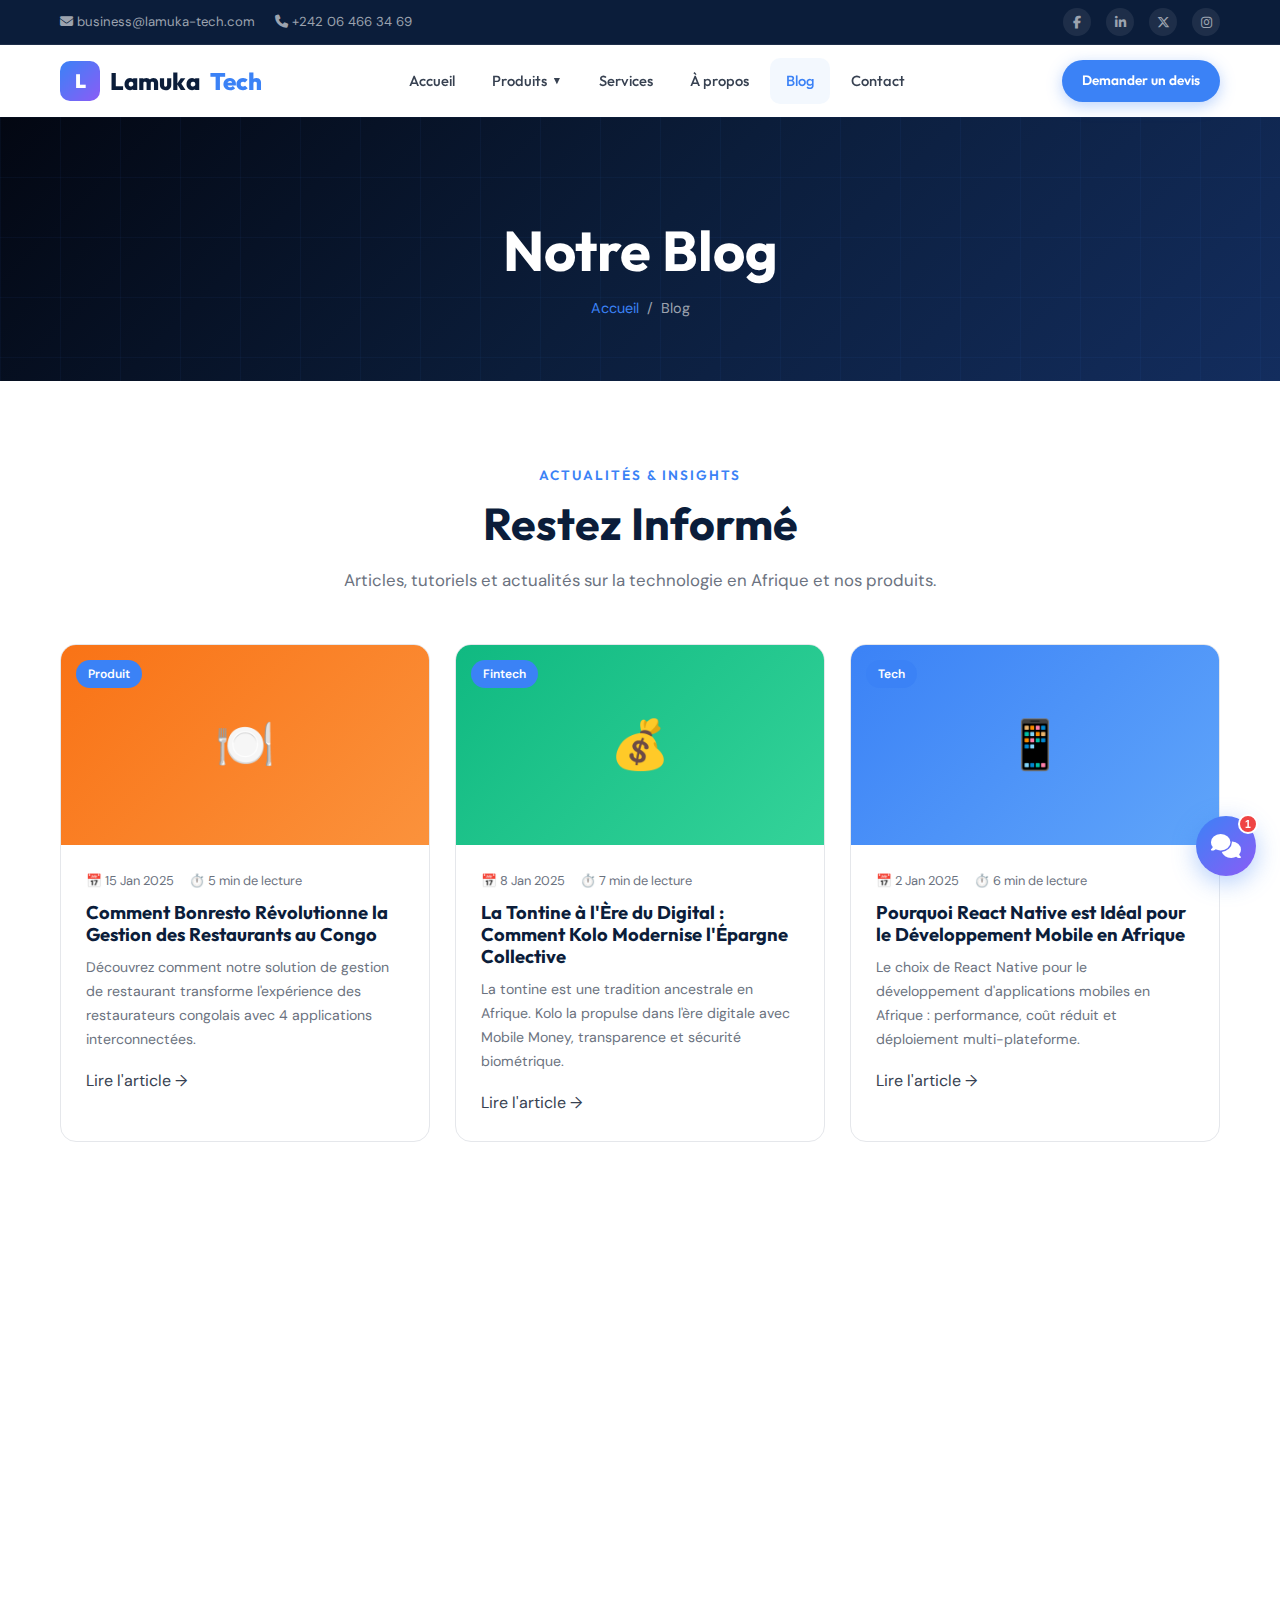
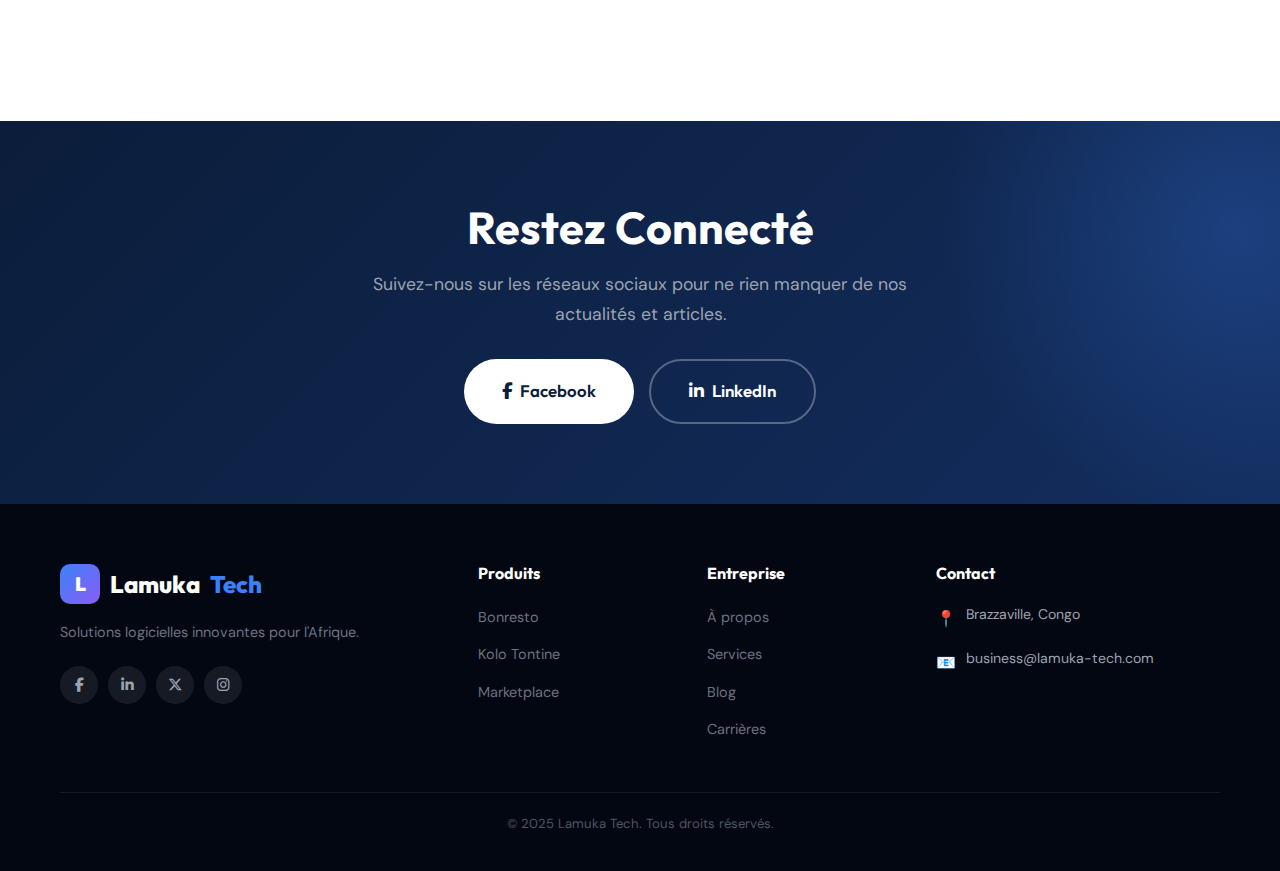
<file: blog.html>
<!DOCTYPE html>
<html lang="fr">
<head>
  <meta charset="UTF-8">
  <meta name="viewport" content="width=device-width, initial-scale=1.0">
  <title>Blog | Lamuka Tech</title>
  <link rel="stylesheet" href="css/style.css">
  <link rel="stylesheet" href="https://cdnjs.cloudflare.com/ajax/libs/font-awesome/6.5.1/css/all.min.css">
</head>
<body>

  <div class="top-bar"><div class="container"><div class="top-bar-left"><a href="mailto:business@lamuka-tech.com"><i class="fas fa-envelope"></i> business@lamuka-tech.com</a><a href="tel:+242064663469"><i class="fas fa-phone"></i> +242 06 466 34 69</a></div><div class="top-bar-right"><a href="#"><i class="fab fa-facebook-f"></i></a><a href="#"><i class="fab fa-linkedin-in"></i></a><a href="#"><i class="fab fa-x-twitter"></i></a><a href="#"><i class="fab fa-instagram"></i></a></div></div></div>

  <nav class="navbar">
    <div class="container">
      <a href="index.html" class="logo"><div class="logo-icon">L</div>Lamuka<span>Tech</span></a>
      <ul class="nav-links">
        <li><a href="index.html">Accueil</a></li>
        <li><a href="products.html">Produits <span class="arrow">▼</span></a><div class="dropdown"><a href="bonresto.html"><div class="drop-icon orange">🍽️</div><div class="drop-text"><strong>Bonresto</strong><span>Gestion de restaurant</span></div></a><a href="kolo.html"><div class="drop-icon green">💰</div><div class="drop-text"><strong>Kolo</strong><span>Tontine digitale</span></div></a><a href="marketplace.html"><div class="drop-icon purple">🛒</div><div class="drop-text"><strong>Marketplace</strong><span>E-commerce multi-vendeurs</span></div></a></div></li>
        <li><a href="services.html">Services</a></li>
        <li><a href="about.html">À propos</a></li>
        <li><a href="blog.html" class="active">Blog</a></li>
        <li><a href="contact.html">Contact</a></li>
      </ul>
      <a href="contact.html" class="btn btn-primary btn-sm nav-cta">Demander un devis</a>
      <button class="menu-toggle" aria-label="Menu"><span></span><span></span><span></span></button>
    </div>
  </nav>

  <section class="page-header">
    <h1>Notre Blog</h1>
    <div class="breadcrumb"><a href="index.html">Accueil</a> / <span>Blog</span></div>
  </section>

  <section class="section">
    <div class="container">
      <div class="section-header fade-in">
        <span class="label">Actualités & Insights</span>
        <h2>Restez Informé</h2>
        <p>Articles, tutoriels et actualités sur la technologie en Afrique et nos produits.</p>
      </div>

      <div class="blog-grid">
        <div class="blog-card fade-in">
          <div class="blog-card-img" style="background:linear-gradient(135deg,#f97316,#fb923c);">
            🍽️
            <span class="blog-tag">Produit</span>
          </div>
          <div class="blog-card-body">
            <div class="blog-card-meta">
              <span>📅 15 Jan 2025</span>
              <span>⏱️ 5 min de lecture</span>
            </div>
            <h3><a href="#">Comment Bonresto Révolutionne la Gestion des Restaurants au Congo</a></h3>
            <p>Découvrez comment notre solution de gestion de restaurant transforme l'expérience des restaurateurs congolais avec 4 applications interconnectées.</p>
            <a href="#" class="card-link">Lire l'article →</a>
          </div>
        </div>

        <div class="blog-card fade-in">
          <div class="blog-card-img" style="background:linear-gradient(135deg,#10b981,#34d399);">
            💰
            <span class="blog-tag">Fintech</span>
          </div>
          <div class="blog-card-body">
            <div class="blog-card-meta">
              <span>📅 8 Jan 2025</span>
              <span>⏱️ 7 min de lecture</span>
            </div>
            <h3><a href="#">La Tontine à l'Ère du Digital : Comment Kolo Modernise l'Épargne Collective</a></h3>
            <p>La tontine est une tradition ancestrale en Afrique. Kolo la propulse dans l'ère digitale avec Mobile Money, transparence et sécurité biométrique.</p>
            <a href="#" class="card-link">Lire l'article →</a>
          </div>
        </div>

        <div class="blog-card fade-in">
          <div class="blog-card-img" style="background:linear-gradient(135deg,#3b82f6,#60a5fa);">
            📱
            <span class="blog-tag">Tech</span>
          </div>
          <div class="blog-card-body">
            <div class="blog-card-meta">
              <span>📅 2 Jan 2025</span>
              <span>⏱️ 6 min de lecture</span>
            </div>
            <h3><a href="#">Pourquoi React Native est Idéal pour le Développement Mobile en Afrique</a></h3>
            <p>Le choix de React Native pour le développement d'applications mobiles en Afrique : performance, coût réduit et déploiement multi-plateforme.</p>
            <a href="#" class="card-link">Lire l'article →</a>
          </div>
        </div>

        <div class="blog-card fade-in">
          <div class="blog-card-img" style="background:linear-gradient(135deg,#8b5cf6,#a78bfa);">
            💳
            <span class="blog-tag">Paiement</span>
          </div>
          <div class="blog-card-body">
            <div class="blog-card-meta">
              <span>📅 20 Déc 2024</span>
              <span>⏱️ 8 min de lecture</span>
            </div>
            <h3><a href="#">Guide Complet : Intégrer Mobile Money dans Votre Application</a></h3>
            <p>Airtel Money, MTN MoMo, Orange Money — un guide technique pour intégrer les systèmes de paiement mobile africains dans vos apps.</p>
            <a href="#" class="card-link">Lire l'article →</a>
          </div>
        </div>

        <div class="blog-card fade-in">
          <div class="blog-card-img" style="background:linear-gradient(135deg,#ef4444,#f87171);">
            🌍
            <span class="blog-tag">Afrique</span>
          </div>
          <div class="blog-card-body">
            <div class="blog-card-meta">
              <span>📅 10 Déc 2024</span>
              <span>⏱️ 4 min de lecture</span>
            </div>
            <h3><a href="#">L'Écosystème Tech en Afrique Francophone : État des Lieux 2025</a></h3>
            <p>Un panorama de l'écosystème technologique en Afrique francophone : startups, investissements, défis et opportunités.</p>
            <a href="#" class="card-link">Lire l'article →</a>
          </div>
        </div>

        <div class="blog-card fade-in">
          <div class="blog-card-img" style="background:linear-gradient(135deg,#eab308,#fbbf24);">
            🛒
            <span class="blog-tag">E-Commerce</span>
          </div>
          <div class="blog-card-body">
            <div class="blog-card-meta">
              <span>📅 1 Déc 2024</span>
              <span>⏱️ 5 min de lecture</span>
            </div>
            <h3><a href="#">Le E-Commerce en Afrique : Tendances et Opportunités pour 2025</a></h3>
            <p>Le commerce en ligne explose en Afrique. Découvrez les tendances qui façonneront le e-commerce africain cette année.</p>
            <a href="#" class="card-link">Lire l'article →</a>
          </div>
        </div>
      </div>
    </div>
  </section>

  <section class="cta-section">
    <div class="container">
      <h2>Restez Connecté</h2>
      <p>Suivez-nous sur les réseaux sociaux pour ne rien manquer de nos actualités et articles.</p>
      <div class="cta-buttons">
        <a href="#" class="btn btn-white btn-lg"><i class="fab fa-facebook-f"></i> Facebook</a>
        <a href="#" class="btn btn-secondary btn-lg"><i class="fab fa-linkedin-in"></i> LinkedIn</a>
      </div>
    </div>
  </section>

  <footer class="footer">
    <div class="container">
      <div class="footer-grid">
        <div class="footer-about"><a href="index.html" class="logo"><div class="logo-icon">L</div>Lamuka<span>Tech</span></a><p>Solutions logicielles innovantes pour l'Afrique.</p><div class="footer-social"><a href="#"><i class="fab fa-facebook-f"></i></a><a href="#"><i class="fab fa-linkedin-in"></i></a><a href="#"><i class="fab fa-x-twitter"></i></a><a href="#"><i class="fab fa-instagram"></i></a></div></div>
        <div><h4>Produits</h4><ul class="footer-links"><li><a href="bonresto.html">Bonresto</a></li><li><a href="kolo.html">Kolo Tontine</a></li><li><a href="marketplace.html">Marketplace</a></li></ul></div>
        <div><h4>Entreprise</h4><ul class="footer-links"><li><a href="about.html">À propos</a></li><li><a href="services.html">Services</a></li><li><a href="blog.html">Blog</a></li><li><a href="career.html">Carrières</a></li></ul></div>
        <div><h4>Contact</h4><ul class="footer-contact"><li><span class="fc-icon">📍</span><span>Brazzaville, Congo</span></li><li><span class="fc-icon">📧</span><span>business@lamuka-tech.com</span></li></ul></div>
      </div>
      <div class="footer-bottom"><p>© 2025 Lamuka Tech. Tous droits réservés.</p></div>
    </div>
  </footer>

  <a href="https://wa.me/242064663469" class="whatsapp-float" target="_blank"><i class="fab fa-whatsapp"></i></a>
  <script src="js/main.js"></script>
  <script src="js/chatbot.js"></script>
</body>
</html>
</file>
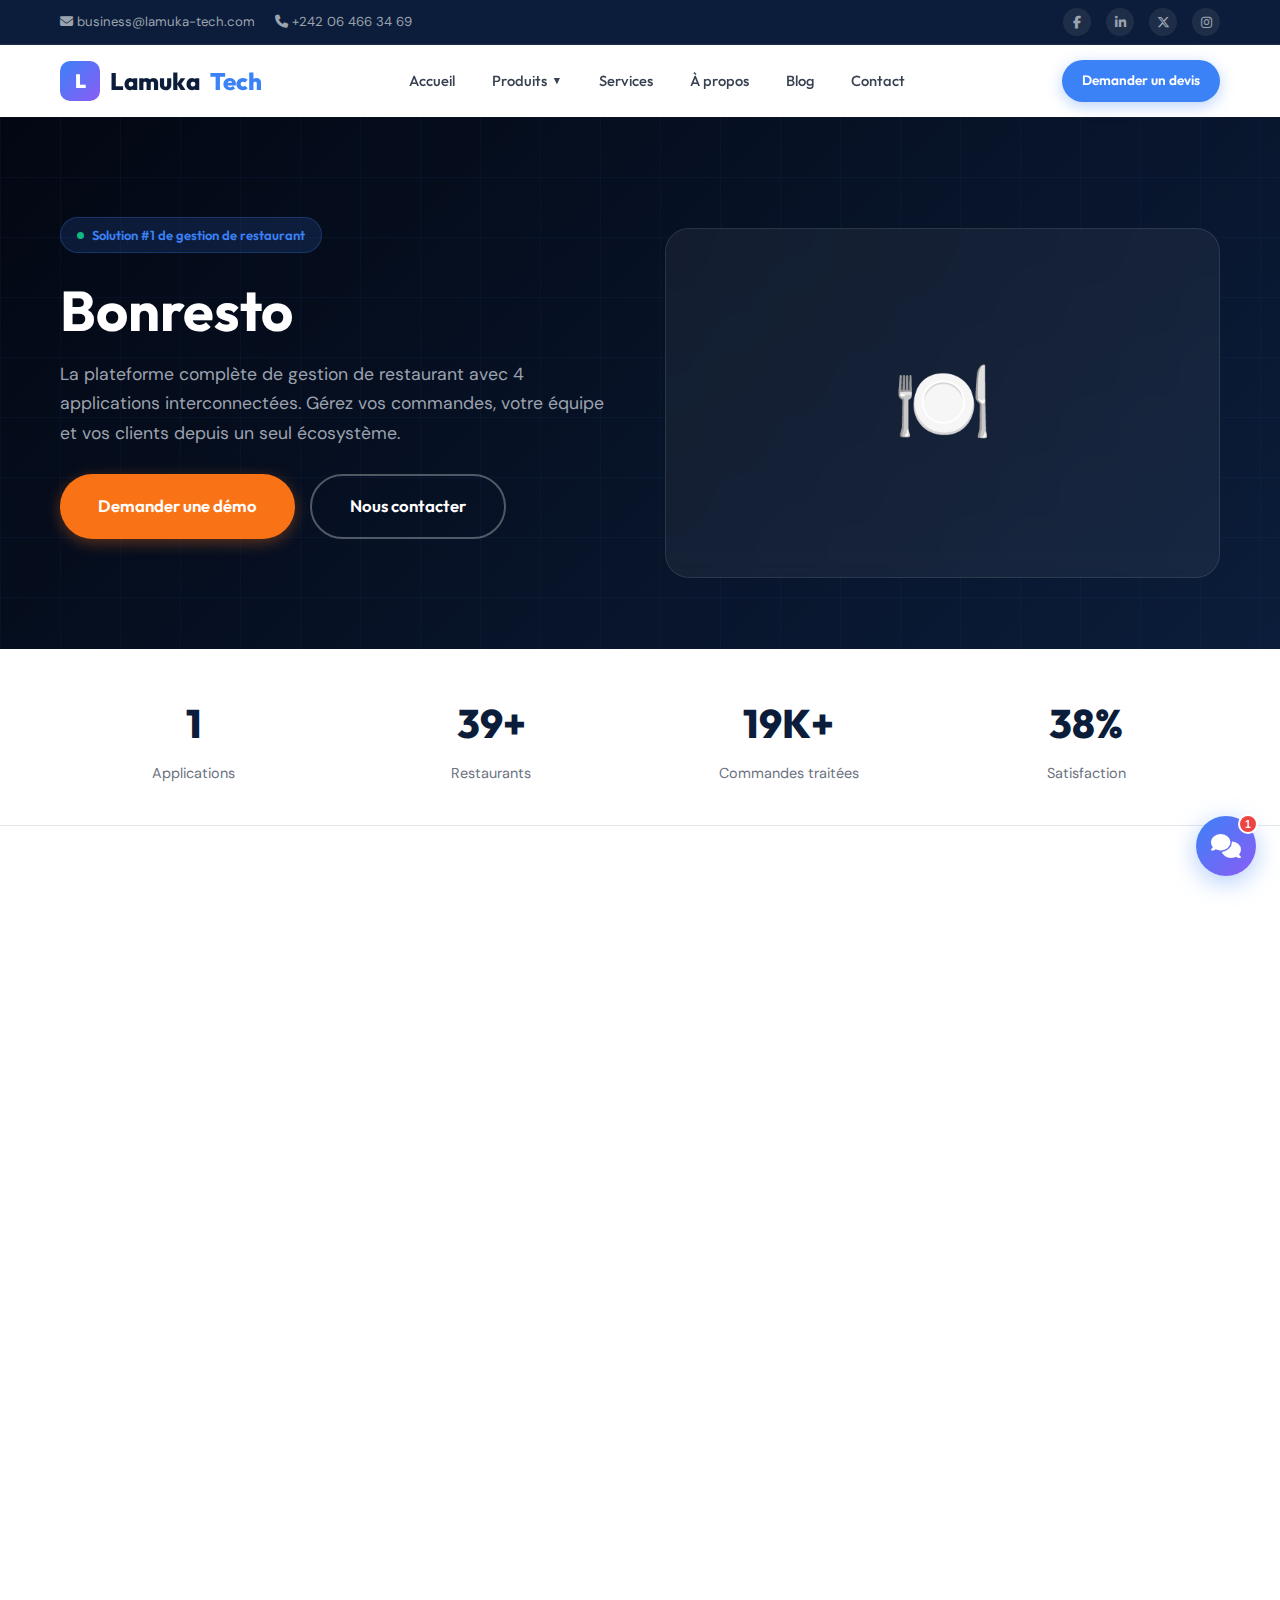
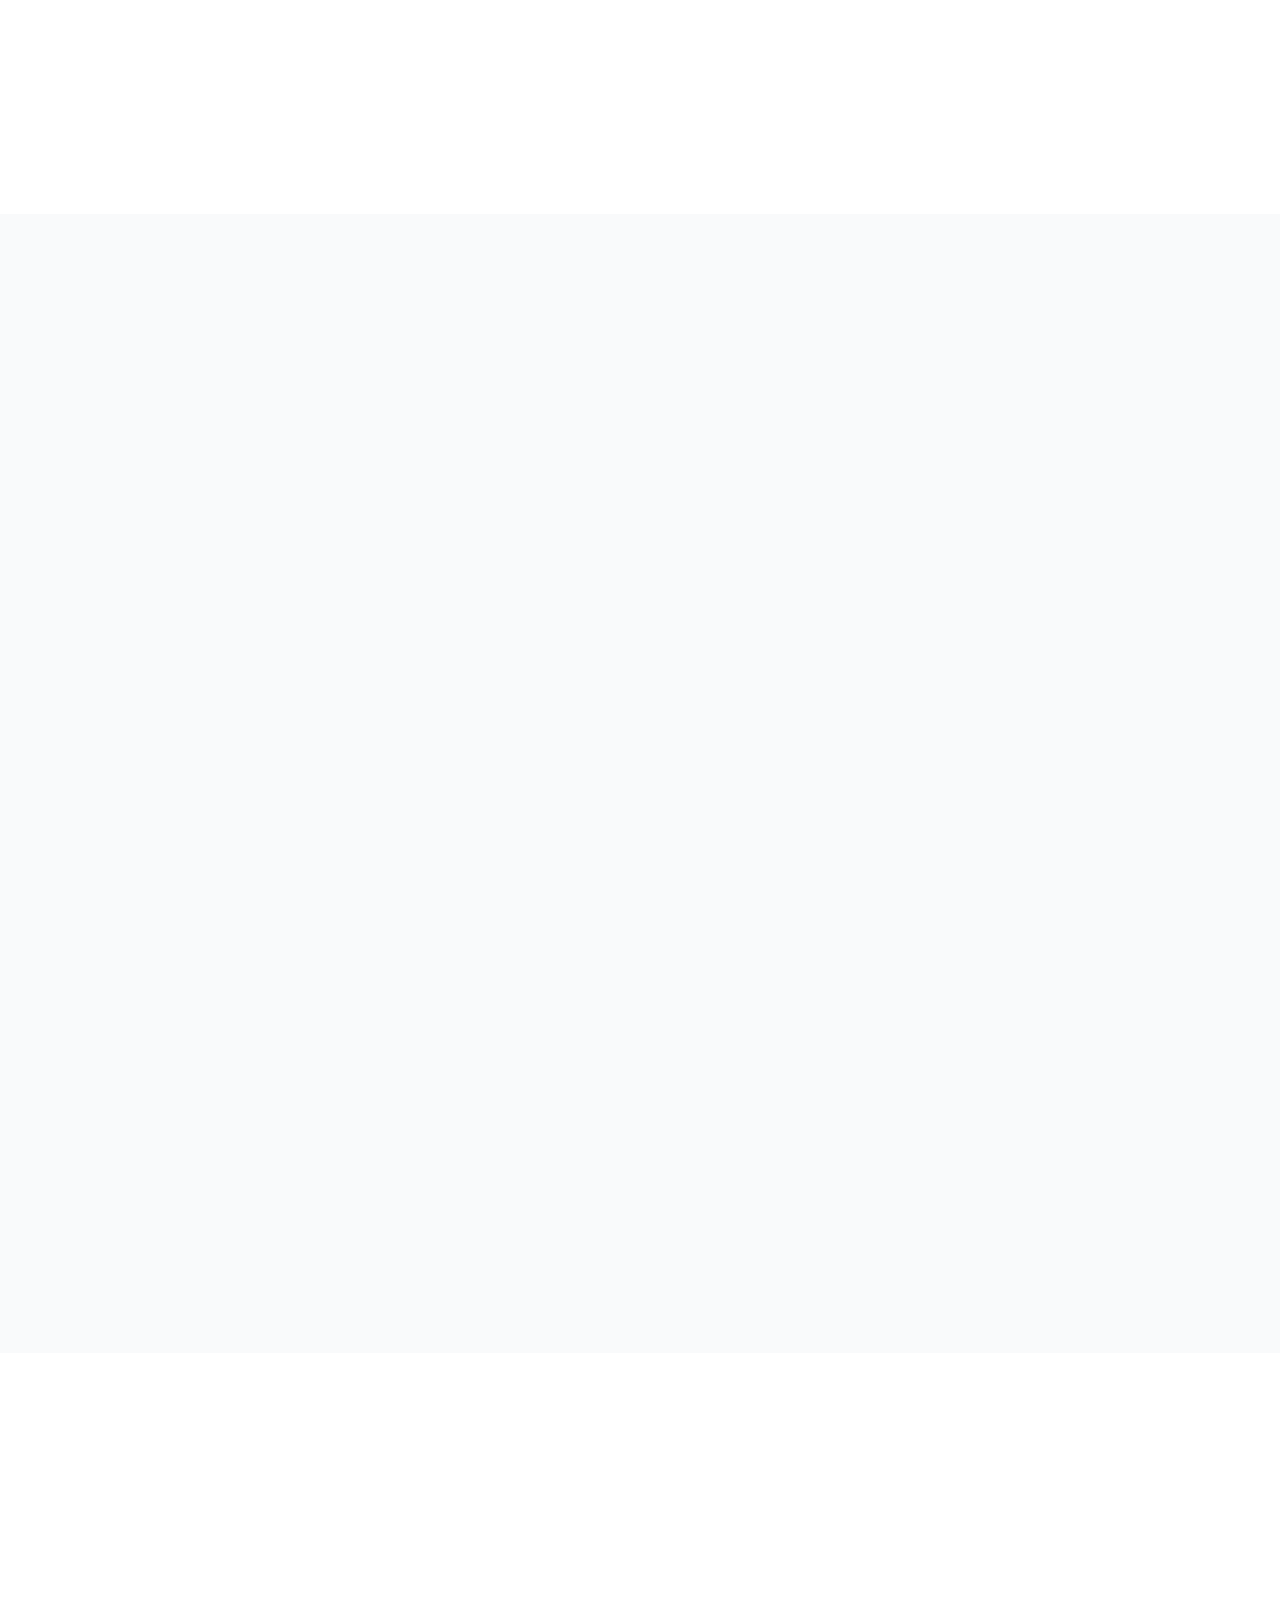
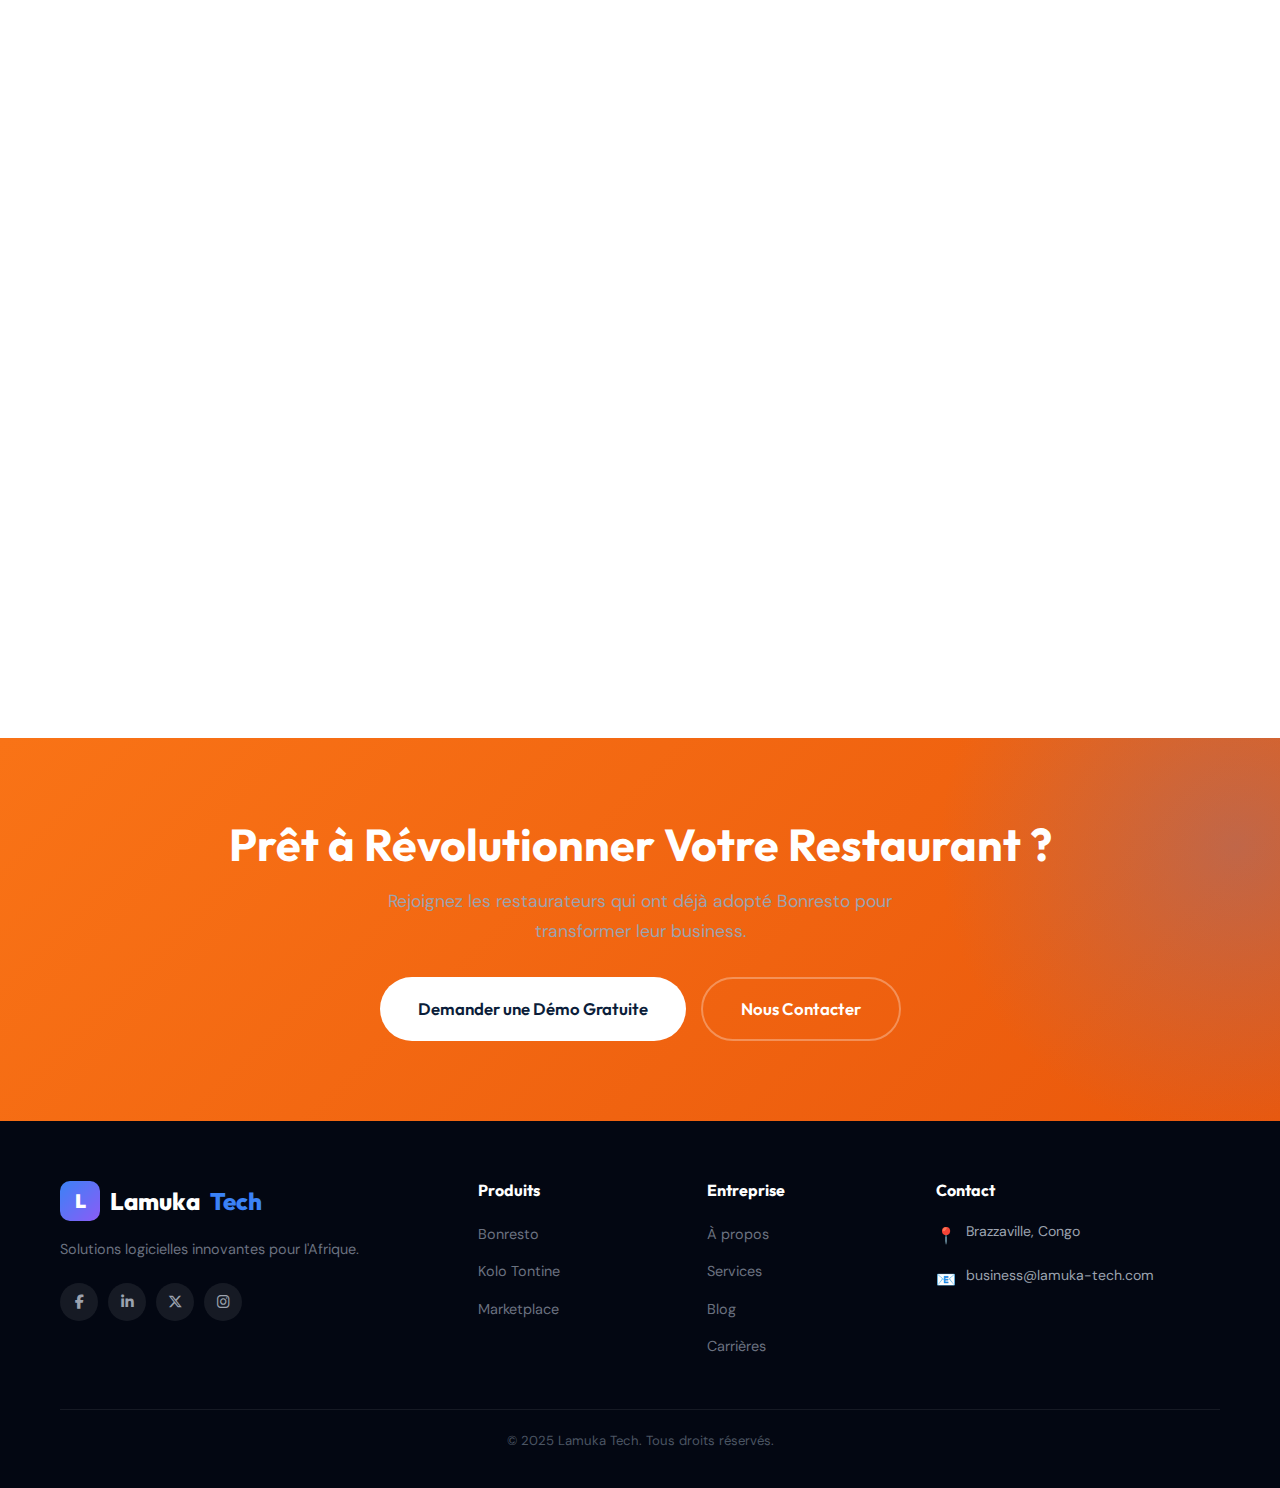
<file: bonresto.html>
<!DOCTYPE html>
<html lang="fr">
<head>
  <meta charset="UTF-8">
  <meta name="viewport" content="width=device-width, initial-scale=1.0">
  <title>Bonresto - Gestion de Restaurant | Lamuka Tech</title>
  <meta name="description" content="Bonresto : solution complète de gestion de restaurant avec 4 applications interconnectées. Dashboard, app client, app serveur et app cuisine.">
  <link rel="stylesheet" href="css/style.css">
  <link rel="stylesheet" href="https://cdnjs.cloudflare.com/ajax/libs/font-awesome/6.5.1/css/all.min.css">
</head>
<body>

  <div class="top-bar"><div class="container"><div class="top-bar-left"><a href="mailto:business@lamuka-tech.com"><i class="fas fa-envelope"></i> business@lamuka-tech.com</a><a href="tel:+242064663469"><i class="fas fa-phone"></i> +242 06 466 34 69</a></div><div class="top-bar-right"><a href="#"><i class="fab fa-facebook-f"></i></a><a href="#"><i class="fab fa-linkedin-in"></i></a><a href="#"><i class="fab fa-x-twitter"></i></a><a href="#"><i class="fab fa-instagram"></i></a></div></div></div>

  <nav class="navbar">
    <div class="container">
      <a href="index.html" class="logo"><div class="logo-icon">L</div>Lamuka<span>Tech</span></a>
      <ul class="nav-links">
        <li><a href="index.html">Accueil</a></li>
        <li><a href="products.html">Produits <span class="arrow">▼</span></a><div class="dropdown"><a href="bonresto.html"><div class="drop-icon orange">🍽️</div><div class="drop-text"><strong>Bonresto</strong><span>Gestion de restaurant</span></div></a><a href="kolo.html"><div class="drop-icon green">💰</div><div class="drop-text"><strong>Kolo</strong><span>Tontine digitale</span></div></a><a href="marketplace.html"><div class="drop-icon purple">🛒</div><div class="drop-text"><strong>Marketplace</strong><span>E-commerce multi-vendeurs</span></div></a></div></li>
        <li><a href="services.html">Services</a></li>
        <li><a href="about.html">À propos</a></li>
        <li><a href="blog.html">Blog</a></li>
        <li><a href="contact.html">Contact</a></li>
      </ul>
      <a href="contact.html" class="btn btn-primary btn-sm nav-cta">Demander un devis</a>
      <button class="menu-toggle" aria-label="Menu"><span></span><span></span><span></span></button>
    </div>
  </nav>

  <!-- Product Hero -->
  <section class="product-hero">
    <div class="container">
      <div class="product-hero-content">
        <div class="hero-badge"><span class="dot"></span> Solution #1 de gestion de restaurant</div>
        <h1>Bonresto</h1>
        <p>La plateforme complète de gestion de restaurant avec 4 applications interconnectées. Gérez vos commandes, votre équipe et vos clients depuis un seul écosystème.</p>
        <div class="hero-buttons">
          <a href="contact.html" class="btn btn-orange btn-lg">Demander une démo</a>
          <a href="contact.html" class="btn btn-secondary btn-lg">Nous contacter</a>
        </div>
      </div>
      <div class="product-hero-visual" style="color:white;">🍽️</div>
    </div>
  </section>

  <!-- Stats -->
  <section class="stats-bar">
    <div class="container">
      <div class="stat-item fade-in"><div class="stat-number">4</div><div class="stat-label">Applications</div></div>
      <div class="stat-item fade-in"><div class="stat-number">100<span>+</span></div><div class="stat-label">Restaurants</div></div>
      <div class="stat-item fade-in"><div class="stat-number">50K<span>+</span></div><div class="stat-label">Commandes traitées</div></div>
      <div class="stat-item fade-in"><div class="stat-number">99<span>%</span></div><div class="stat-label">Satisfaction</div></div>
    </div>
  </section>

  <!-- 4 Apps -->
  <section class="section">
    <div class="container">
      <div class="section-header fade-in">
        <span class="label">L'Écosystème</span>
        <h2>4 Applications, 1 Seule Plateforme</h2>
        <p>Bonresto est un écosystème complet où chaque application communique en temps réel avec les autres.</p>
      </div>

      <div class="features-grid">
        <div class="feature-card fade-in">
          <div class="feat-icon" style="background:rgba(249,115,22,0.1);color:#f97316;">📊</div>
          <h4>Dashboard Web</h4>
          <p>Tableau de bord complet pour les gestionnaires. Suivi des ventes, gestion du menu, analytics en temps réel, gestion du personnel et rapports financiers détaillés.</p>
        </div>
        <div class="feature-card fade-in">
          <div class="feat-icon" style="background:rgba(59,130,246,0.1);color:#3b82f6;">📱</div>
          <h4>Application Client</h4>
          <p>Application mobile pour vos clients. Consultation du menu, commande en ligne, paiement Mobile Money, suivi de commande en temps réel et programme de fidélité.</p>
        </div>
        <div class="feature-card fade-in">
          <div class="feat-icon" style="background:rgba(16,185,129,0.1);color:#10b981;">🧑‍🍳</div>
          <h4>Application Serveur</h4>
          <p>Application dédiée aux serveurs. Prise de commande sur tablette, gestion des tables, notifications de plats prêts, et suivi des pourboires.</p>
        </div>
        <div class="feature-card fade-in">
          <div class="feat-icon" style="background:rgba(139,92,246,0.1);color:#8b5cf6;">👨‍🍳</div>
          <h4>Application Cuisine</h4>
          <p>Écran de cuisine intelligent. Réception automatique des commandes, file d'attente priorisée, temps de préparation et notification au serveur quand le plat est prêt.</p>
        </div>
      </div>
    </div>
  </section>

  <!-- Key Features -->
  <section class="section section-gray">
    <div class="container">
      <div class="section-header fade-in">
        <span class="label">Fonctionnalités</span>
        <h2>Tout Ce Dont Votre Restaurant a Besoin</h2>
      </div>
      <div class="features-grid">
        <div class="feature-card fade-in">
          <div class="feat-icon" style="background:rgba(249,115,22,0.1);color:#f97316;">📋</div>
          <h4>Gestion du Menu</h4>
          <p>Créez et modifiez votre menu en temps réel. Catégories, plats, prix, photos, options et suppléments personnalisables.</p>
        </div>
        <div class="feature-card fade-in">
          <div class="feat-icon" style="background:rgba(59,130,246,0.1);color:#3b82f6;">📦</div>
          <h4>Gestion des Commandes</h4>
          <p>Suivi en temps réel de chaque commande : de la prise de commande à la livraison sur table. Historique complet.</p>
        </div>
        <div class="feature-card fade-in">
          <div class="feat-icon" style="background:rgba(16,185,129,0.1);color:#10b981;">💳</div>
          <h4>Paiement Mobile Money</h4>
          <p>Acceptez les paiements via Airtel Money, MTN MoMo et Orange Money. Transactions sécurisées et instantanées.</p>
        </div>
        <div class="feature-card fade-in">
          <div class="feat-icon" style="background:rgba(139,92,246,0.1);color:#8b5cf6;">📊</div>
          <h4>Analytics & Rapports</h4>
          <p>Tableaux de bord avec chiffre d'affaires, plats les plus vendus, heures de pointe, performance des serveurs.</p>
        </div>
        <div class="feature-card fade-in">
          <div class="feat-icon" style="background:rgba(234,179,8,0.1);color:#eab308;">🪑</div>
          <h4>Gestion des Tables</h4>
          <p>Plan de salle interactif. Assignation des tables, statut en temps réel (libre, occupée, réservée) et réservations.</p>
        </div>
        <div class="feature-card fade-in">
          <div class="feat-icon" style="background:rgba(239,68,68,0.1);color:#ef4444;">⭐</div>
          <h4>Programme Fidélité</h4>
          <p>Système de points et récompenses pour fidéliser vos clients. Offres spéciales et promotions personnalisées.</p>
        </div>
        <div class="feature-card fade-in">
          <div class="feat-icon" style="background:rgba(59,130,246,0.1);color:#3b82f6;">👥</div>
          <h4>Gestion du Personnel</h4>
          <p>Planning des employés, suivi des heures, gestion des rôles et permissions, évaluation des performances.</p>
        </div>
        <div class="feature-card fade-in">
          <div class="feat-icon" style="background:rgba(16,185,129,0.1);color:#10b981;">🔔</div>
          <h4>Notifications Push</h4>
          <p>Alertes en temps réel pour les nouvelles commandes, plats prêts, réservations et événements importants.</p>
        </div>
        <div class="feature-card fade-in">
          <div class="feat-icon" style="background:rgba(249,115,22,0.1);color:#f97316;">📦</div>
          <h4>Gestion des Stocks</h4>
          <p>Suivi des ingrédients, alertes de stock bas, historique des achats et intégration avec les fournisseurs.</p>
        </div>
      </div>
    </div>
  </section>

  <!-- Pricing -->
  <section class="section">
    <div class="container">
      <div class="section-header fade-in">
        <span class="label">Tarifs</span>
        <h2>Des Prix Adaptés à Votre Restaurant</h2>
        <p>Choisissez le plan qui correspond à la taille et aux besoins de votre établissement.</p>
      </div>

      <div class="pricing-grid fade-in">
        <div class="pricing-card">
          <h3>Starter</h3>
          <div class="price">25 000<span> FCFA/mois</span></div>
          <p class="price-desc">Idéal pour les petits restaurants</p>
          <ul class="pricing-features">
            <li><span class="pf-check">✓</span> Dashboard web</li>
            <li><span class="pf-check">✓</span> App client (Android)</li>
            <li><span class="pf-check">✓</span> Gestion du menu</li>
            <li><span class="pf-check">✓</span> Jusqu'à 5 tables</li>
            <li><span class="pf-check">✓</span> Paiement Mobile Money</li>
            <li><span class="pf-check">✓</span> Support email</li>
          </ul>
          <a href="contact.html" class="btn btn-outline" style="width:100%;">Choisir</a>
        </div>

        <div class="pricing-card popular">
          <span class="popular-badge">Populaire</span>
          <h3>Professionnel</h3>
          <div class="price">50 000<span> FCFA/mois</span></div>
          <p class="price-desc">Pour les restaurants en croissance</p>
          <ul class="pricing-features">
            <li><span class="pf-check">✓</span> Tout du plan Starter</li>
            <li><span class="pf-check">✓</span> App serveur</li>
            <li><span class="pf-check">✓</span> App cuisine</li>
            <li><span class="pf-check">✓</span> Tables illimitées</li>
            <li><span class="pf-check">✓</span> Analytics avancés</li>
            <li><span class="pf-check">✓</span> Programme fidélité</li>
            <li><span class="pf-check">✓</span> Support prioritaire</li>
          </ul>
          <a href="contact.html" class="btn btn-primary" style="width:100%;">Choisir</a>
        </div>

        <div class="pricing-card">
          <h3>Enterprise</h3>
          <div class="price">Sur devis</div>
          <p class="price-desc">Pour les chaînes de restaurants</p>
          <ul class="pricing-features">
            <li><span class="pf-check">✓</span> Tout du plan Pro</li>
            <li><span class="pf-check">✓</span> Multi-établissements</li>
            <li><span class="pf-check">✓</span> API personnalisée</li>
            <li><span class="pf-check">✓</span> Personnalisation complète</li>
            <li><span class="pf-check">✓</span> Formation sur site</li>
            <li><span class="pf-check">✓</span> Support dédié 24/7</li>
          </ul>
          <a href="contact.html" class="btn btn-outline" style="width:100%;">Nous contacter</a>
        </div>
      </div>
    </div>
  </section>

  <!-- CTA -->
  <section class="cta-section" style="background:linear-gradient(135deg,#f97316,#ea580c);">
    <div class="container">
      <h2>Prêt à Révolutionner Votre Restaurant ?</h2>
      <p>Rejoignez les restaurateurs qui ont déjà adopté Bonresto pour transformer leur business.</p>
      <div class="cta-buttons">
        <a href="contact.html" class="btn btn-white btn-lg">Demander une Démo Gratuite</a>
        <a href="contact.html" class="btn btn-secondary btn-lg">Nous Contacter</a>
      </div>
    </div>
  </section>

  <footer class="footer">
    <div class="container">
      <div class="footer-grid">
        <div class="footer-about"><a href="index.html" class="logo"><div class="logo-icon">L</div>Lamuka<span>Tech</span></a><p>Solutions logicielles innovantes pour l'Afrique.</p><div class="footer-social"><a href="#"><i class="fab fa-facebook-f"></i></a><a href="#"><i class="fab fa-linkedin-in"></i></a><a href="#"><i class="fab fa-x-twitter"></i></a><a href="#"><i class="fab fa-instagram"></i></a></div></div>
        <div><h4>Produits</h4><ul class="footer-links"><li><a href="bonresto.html">Bonresto</a></li><li><a href="kolo.html">Kolo Tontine</a></li><li><a href="marketplace.html">Marketplace</a></li></ul></div>
        <div><h4>Entreprise</h4><ul class="footer-links"><li><a href="about.html">À propos</a></li><li><a href="services.html">Services</a></li><li><a href="blog.html">Blog</a></li><li><a href="career.html">Carrières</a></li></ul></div>
        <div><h4>Contact</h4><ul class="footer-contact"><li><span class="fc-icon">📍</span><span>Brazzaville, Congo</span></li><li><span class="fc-icon">📧</span><span>business@lamuka-tech.com</span></li></ul></div>
      </div>
      <div class="footer-bottom"><p>© 2025 Lamuka Tech. Tous droits réservés.</p></div>
    </div>
  </footer>

  <a href="https://wa.me/242064663469" class="whatsapp-float" target="_blank"><i class="fab fa-whatsapp"></i></a>
  <script src="js/main.js"></script>
  <script src="js/chatbot.js"></script>
</body>
</html>
</file>
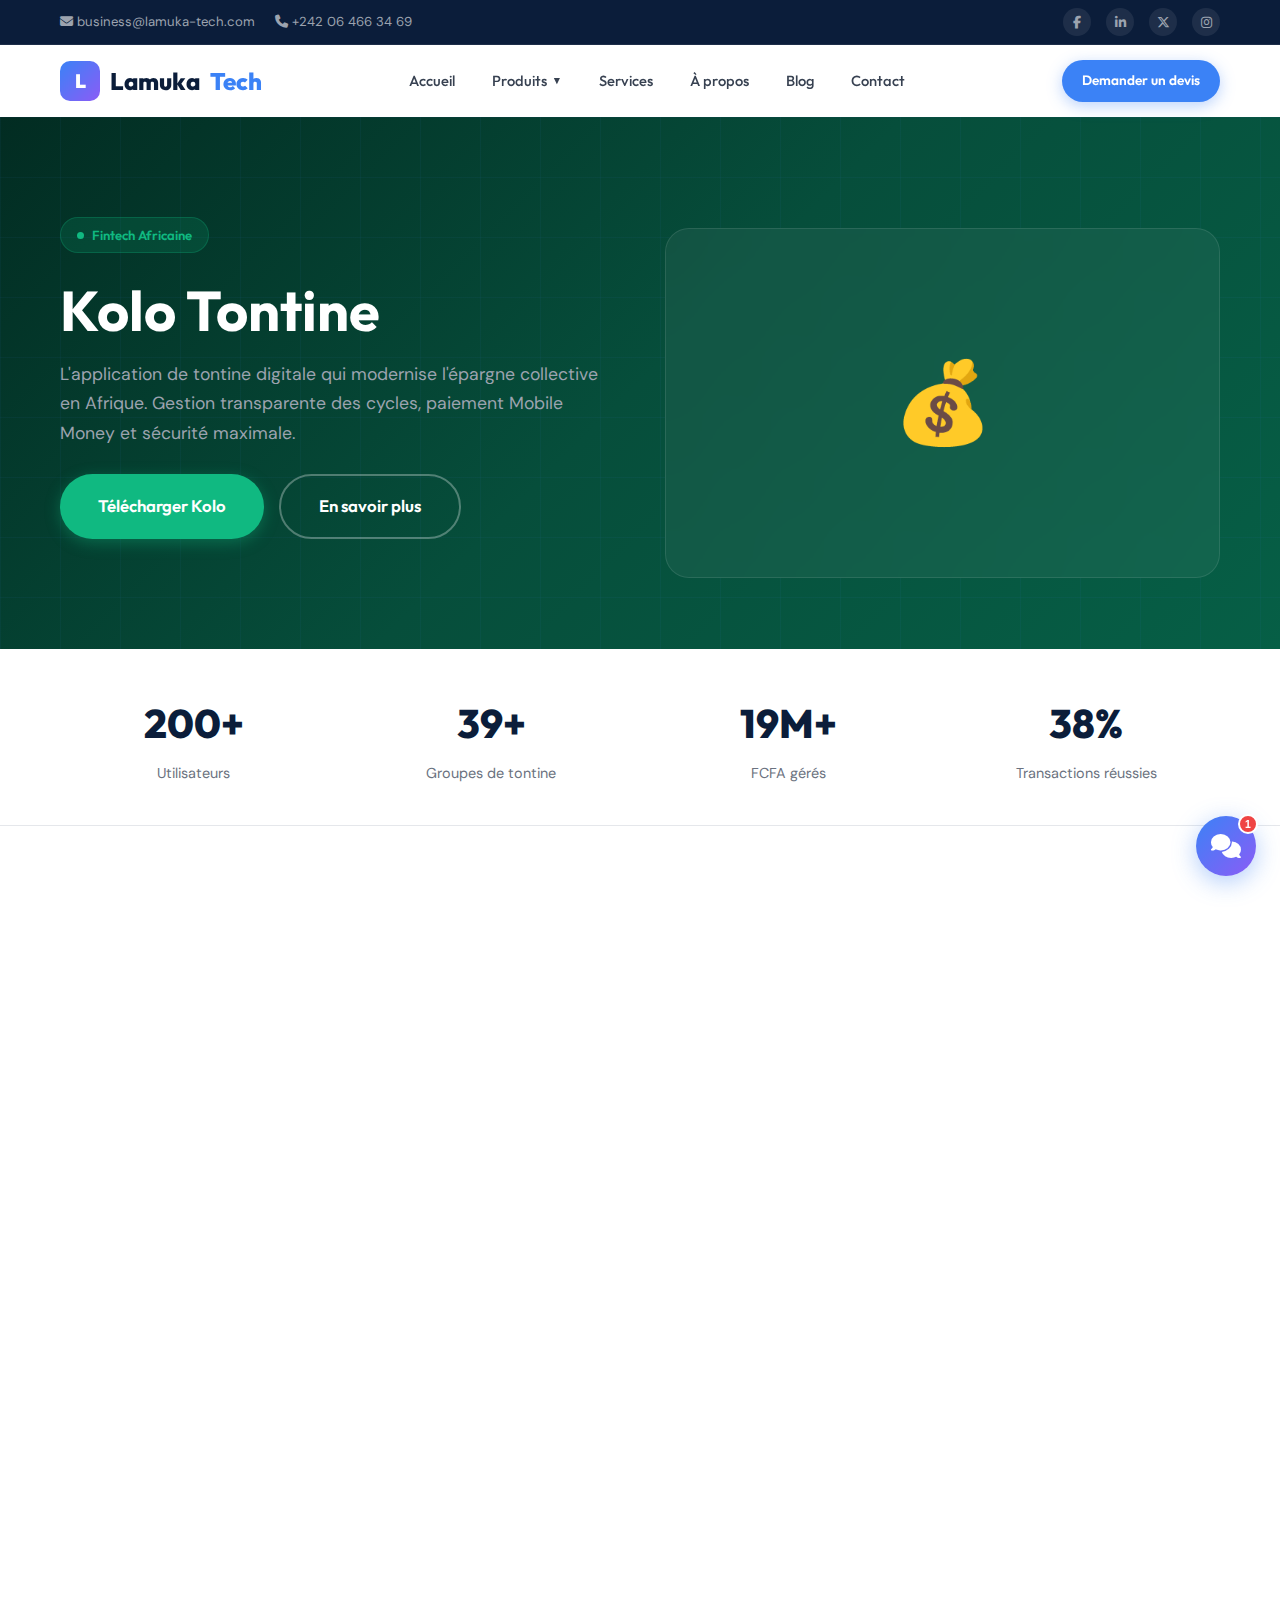
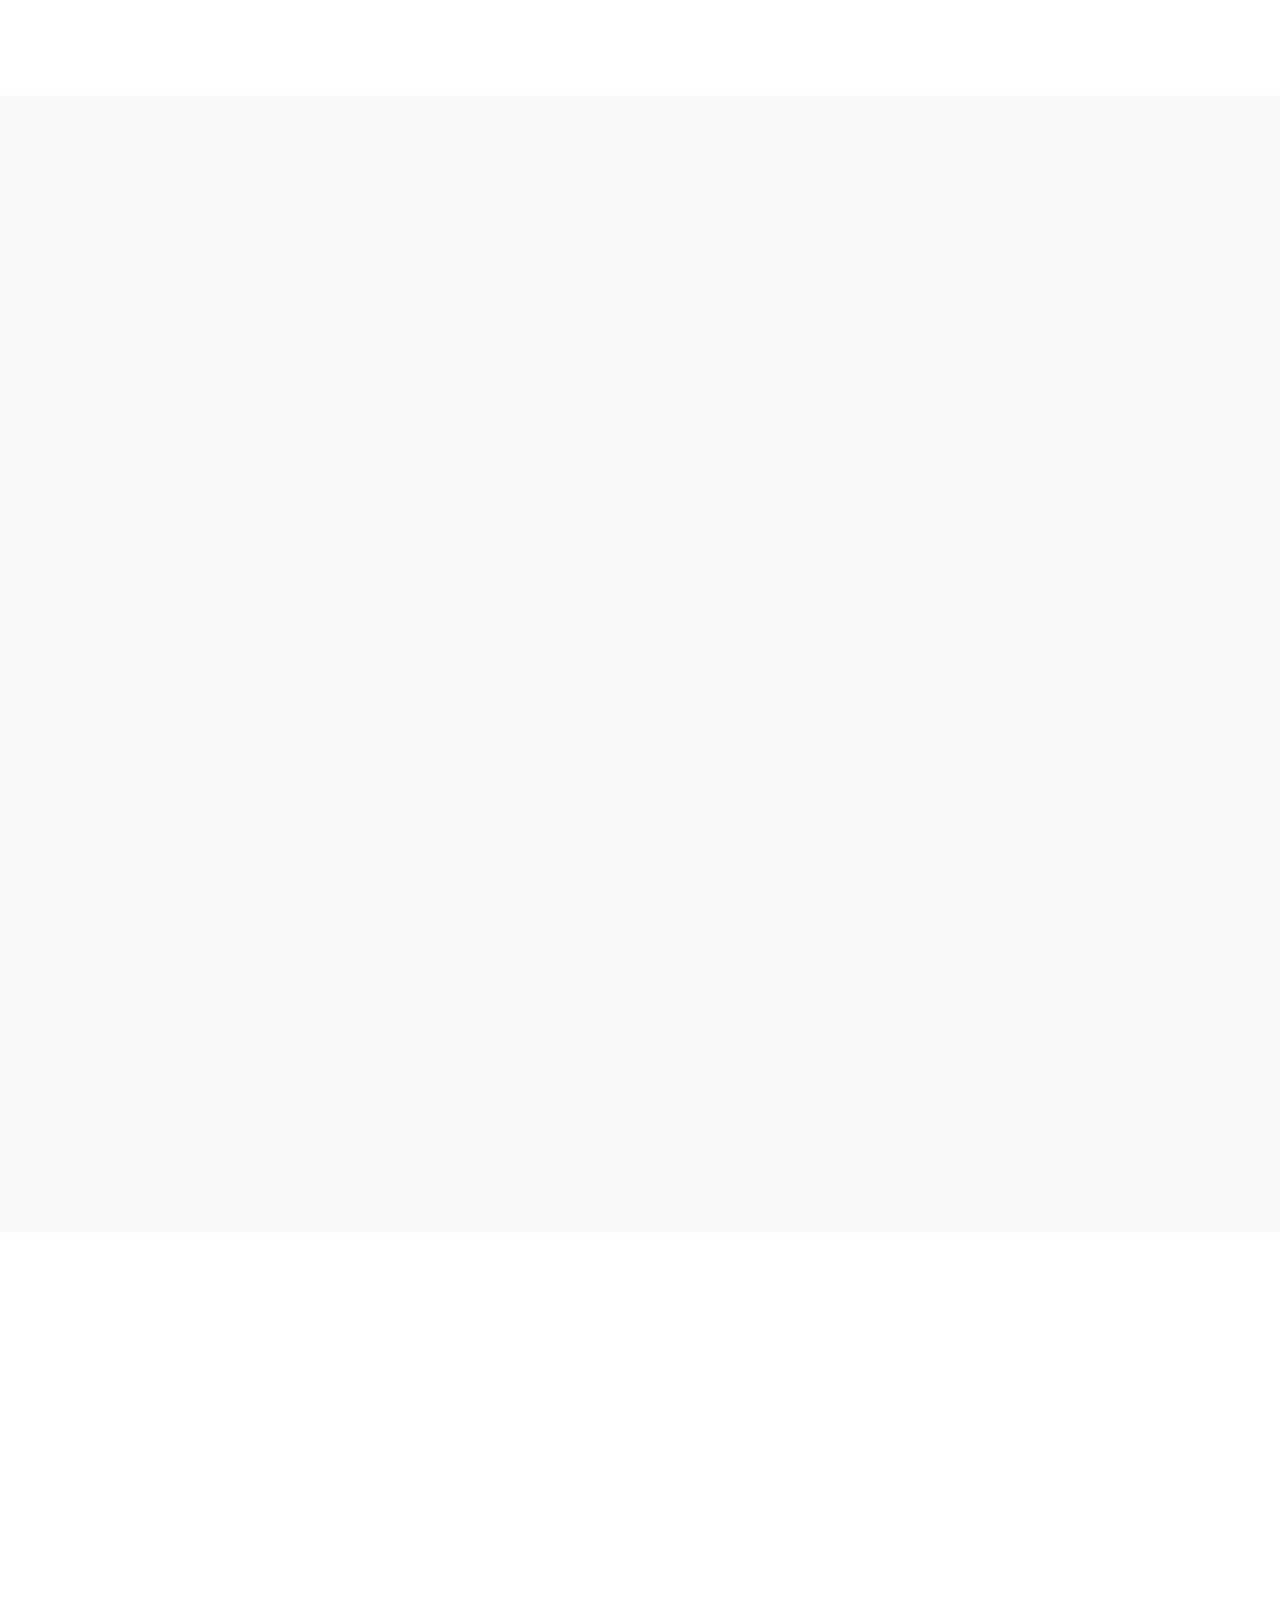
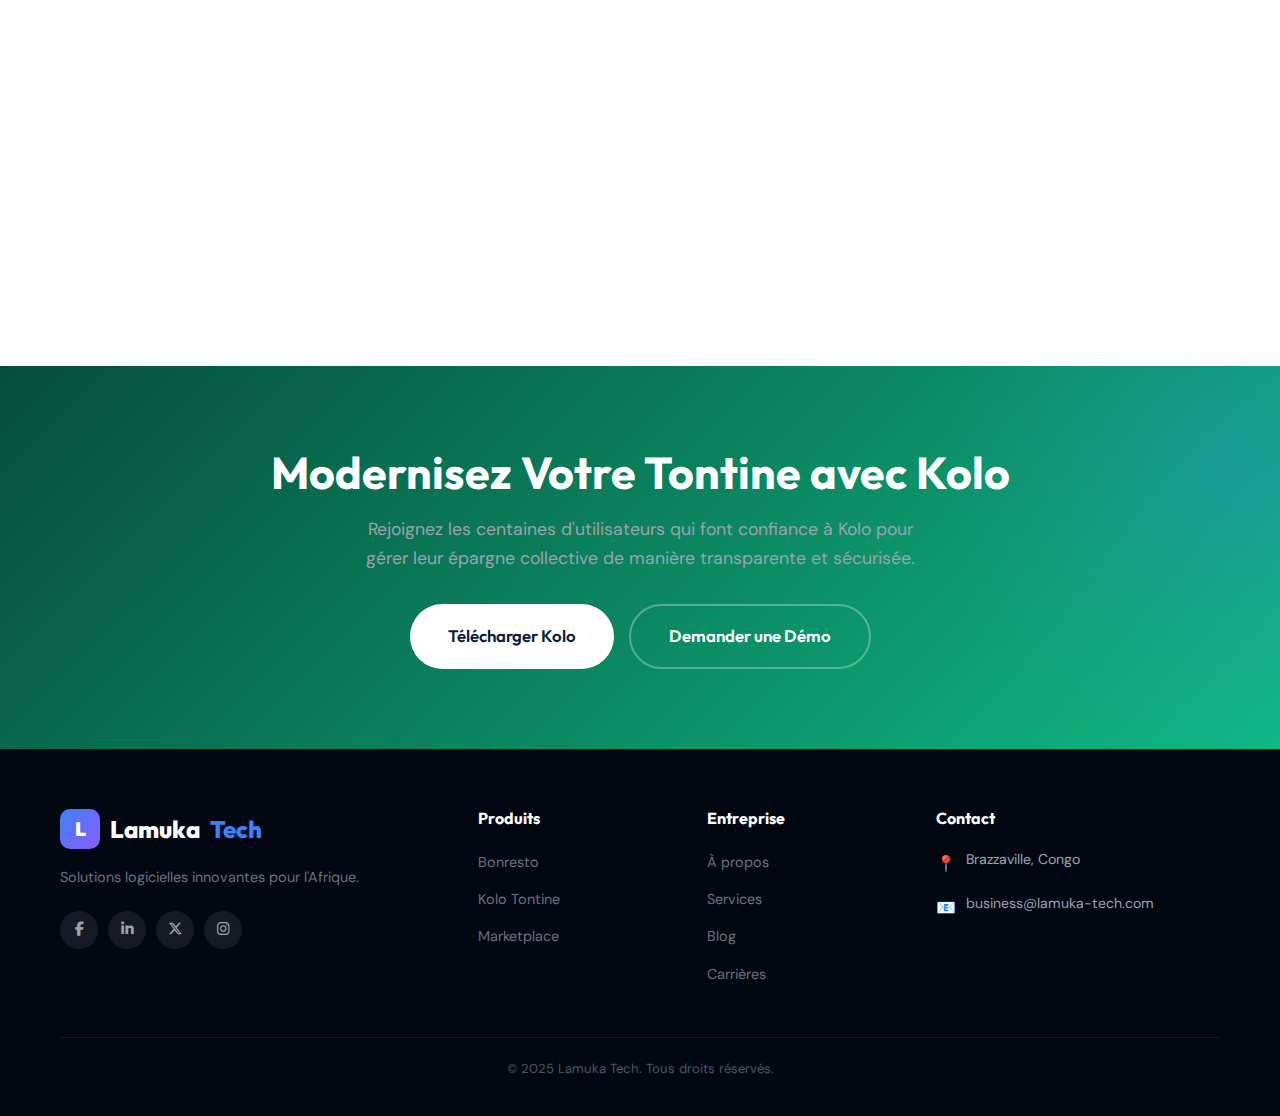
<file: kolo.html>
<!DOCTYPE html>
<html lang="fr">
<head>
  <meta charset="UTF-8">
  <meta name="viewport" content="width=device-width, initial-scale=1.0">
  <title>Kolo - Tontine & Épargne Digitale | Lamuka Tech</title>
  <meta name="description" content="Kolo : application de tontine digitale avec Mobile Money, messagerie temps réel et sécurité biométrique. Modernisez votre épargne collective.">
  <link rel="stylesheet" href="css/style.css">
  <link rel="stylesheet" href="https://cdnjs.cloudflare.com/ajax/libs/font-awesome/6.5.1/css/all.min.css">
</head>
<body>

  <div class="top-bar"><div class="container"><div class="top-bar-left"><a href="mailto:business@lamuka-tech.com"><i class="fas fa-envelope"></i> business@lamuka-tech.com</a><a href="tel:+242064663469"><i class="fas fa-phone"></i> +242 06 466 34 69</a></div><div class="top-bar-right"><a href="#"><i class="fab fa-facebook-f"></i></a><a href="#"><i class="fab fa-linkedin-in"></i></a><a href="#"><i class="fab fa-x-twitter"></i></a><a href="#"><i class="fab fa-instagram"></i></a></div></div></div>

  <nav class="navbar">
    <div class="container">
      <a href="index.html" class="logo"><div class="logo-icon">L</div>Lamuka<span>Tech</span></a>
      <ul class="nav-links">
        <li><a href="index.html">Accueil</a></li>
        <li><a href="products.html">Produits <span class="arrow">▼</span></a><div class="dropdown"><a href="bonresto.html"><div class="drop-icon orange">🍽️</div><div class="drop-text"><strong>Bonresto</strong><span>Gestion de restaurant</span></div></a><a href="kolo.html"><div class="drop-icon green">💰</div><div class="drop-text"><strong>Kolo</strong><span>Tontine digitale</span></div></a><a href="marketplace.html"><div class="drop-icon purple">🛒</div><div class="drop-text"><strong>Marketplace</strong><span>E-commerce multi-vendeurs</span></div></a></div></li>
        <li><a href="services.html">Services</a></li>
        <li><a href="about.html">À propos</a></li>
        <li><a href="blog.html">Blog</a></li>
        <li><a href="contact.html">Contact</a></li>
      </ul>
      <a href="contact.html" class="btn btn-primary btn-sm nav-cta">Demander un devis</a>
      <button class="menu-toggle" aria-label="Menu"><span></span><span></span><span></span></button>
    </div>
  </nav>

  <!-- Product Hero -->
  <section class="product-hero" style="background:linear-gradient(135deg,#022c22,#064e3b,#065f46);">
    <div class="container">
      <div class="product-hero-content">
        <div class="hero-badge" style="background:rgba(16,185,129,0.15);border-color:rgba(16,185,129,0.25);color:#10b981;"><span class="dot"></span> Fintech Africaine</div>
        <h1>Kolo Tontine</h1>
        <p>L'application de tontine digitale qui modernise l'épargne collective en Afrique. Gestion transparente des cycles, paiement Mobile Money et sécurité maximale.</p>
        <div class="hero-buttons">
          <a href="contact.html" class="btn btn-lg" style="background:#10b981;color:white;box-shadow:0 4px 15px rgba(16,185,129,0.35);">Télécharger Kolo</a>
          <a href="contact.html" class="btn btn-secondary btn-lg">En savoir plus</a>
        </div>
      </div>
      <div class="product-hero-visual" style="color:white;">💰</div>
    </div>
  </section>

  <!-- Stats -->
  <section class="stats-bar">
    <div class="container">
      <div class="stat-item fade-in"><div class="stat-number">500<span>+</span></div><div class="stat-label">Utilisateurs</div></div>
      <div class="stat-item fade-in"><div class="stat-number">100<span>+</span></div><div class="stat-label">Groupes de tontine</div></div>
      <div class="stat-item fade-in"><div class="stat-number">50M<span>+</span></div><div class="stat-label">FCFA gérés</div></div>
      <div class="stat-item fade-in"><div class="stat-number">99<span>%</span></div><div class="stat-label">Transactions réussies</div></div>
    </div>
  </section>

  <!-- How it Works -->
  <section class="section">
    <div class="container">
      <div class="section-header fade-in">
        <span class="label">Comment ça marche</span>
        <h2>La Tontine Simplifiée en 4 Étapes</h2>
      </div>
      <div class="features-grid">
        <div class="feature-card fade-in" style="text-align:center;">
          <div class="feat-icon" style="background:rgba(16,185,129,0.1);color:#10b981;margin:0 auto 15px;font-size:1.8rem;">1️⃣</div>
          <h4>Créez un Groupe</h4>
          <p>Créez votre groupe de tontine en quelques clics. Définissez les règles : montant, fréquence, nombre de membres.</p>
        </div>
        <div class="feature-card fade-in" style="text-align:center;">
          <div class="feat-icon" style="background:rgba(59,130,246,0.1);color:#3b82f6;margin:0 auto 15px;font-size:1.8rem;">2️⃣</div>
          <h4>Invitez les Membres</h4>
          <p>Invitez vos amis, famille ou collègues à rejoindre le groupe par lien ou numéro de téléphone.</p>
        </div>
        <div class="feature-card fade-in" style="text-align:center;">
          <div class="feat-icon" style="background:rgba(249,115,22,0.1);color:#f97316;margin:0 auto 15px;font-size:1.8rem;">3️⃣</div>
          <h4>Cotisez via Mobile Money</h4>
          <p>Chaque membre cotise à la date prévue directement depuis Airtel Money, MTN MoMo ou Orange Money.</p>
        </div>
        <div class="feature-card fade-in" style="text-align:center;">
          <div class="feat-icon" style="background:rgba(139,92,246,0.1);color:#8b5cf6;margin:0 auto 15px;font-size:1.8rem;">4️⃣</div>
          <h4>Recevez Votre Tour</h4>
          <p>Le bénéficiaire du cycle reçoit automatiquement la cagnotte sur son compte Mobile Money. Transparent et sécurisé.</p>
        </div>
      </div>
    </div>
  </section>

  <!-- Features -->
  <section class="section section-gray">
    <div class="container">
      <div class="section-header fade-in">
        <span class="label">Fonctionnalités</span>
        <h2>Une App Complète pour l'Épargne Collective</h2>
      </div>
      <div class="features-grid">
        <div class="feature-card fade-in">
          <div class="feat-icon" style="background:rgba(16,185,129,0.1);color:#10b981;">💳</div>
          <h4>Paiement Mobile Money</h4>
          <p>Intégration native Airtel Money, MTN MoMo et Orange Money. Cotisations et reversements automatisés en FCFA.</p>
        </div>
        <div class="feature-card fade-in">
          <div class="feat-icon" style="background:rgba(59,130,246,0.1);color:#3b82f6;">💬</div>
          <h4>Messagerie Temps Réel</h4>
          <p>Chat de groupe intégré avec partage de fichiers. Restez connecté avec les membres de votre tontine.</p>
        </div>
        <div class="feature-card fade-in">
          <div class="feat-icon" style="background:rgba(139,92,246,0.1);color:#8b5cf6;">🔐</div>
          <h4>Sécurité Biométrique</h4>
          <p>Authentification par empreinte digitale et reconnaissance faciale. Vos données et vos fonds sont protégés.</p>
        </div>
        <div class="feature-card fade-in">
          <div class="feat-icon" style="background:rgba(249,115,22,0.1);color:#f97316;">📊</div>
          <h4>Suivi Transparent</h4>
          <p>Tableau de bord avec l'historique de toutes les cotisations, les reversements et le calendrier des prochains tours.</p>
        </div>
        <div class="feature-card fade-in">
          <div class="feat-icon" style="background:rgba(234,179,8,0.1);color:#eab308;">🏢</div>
          <h4>Mode Corporate</h4>
          <p>Comptes entreprise avec intégration paie. Permettez à vos employés d'épargner via des prélèvements automatiques sur salaire.</p>
        </div>
        <div class="feature-card fade-in">
          <div class="feat-icon" style="background:rgba(239,68,68,0.1);color:#ef4444;">🔔</div>
          <h4>Rappels Automatiques</h4>
          <p>Notifications push et SMS pour rappeler les dates de cotisation. Plus d'oublis ni de retards.</p>
        </div>
        <div class="feature-card fade-in">
          <div class="feat-icon" style="background:rgba(16,185,129,0.1);color:#10b981;">📱</div>
          <h4>Double Authentification</h4>
          <p>Mode simple par téléphone pour les particuliers et mode professionnel par email pour les entreprises.</p>
        </div>
        <div class="feature-card fade-in">
          <div class="feat-icon" style="background:rgba(59,130,246,0.1);color:#3b82f6;">📈</div>
          <h4>Analytics Corporate</h4>
          <p>Pour les entreprises : tableaux de bord avancés, rapports d'épargne des employés et intégration avec le système RH.</p>
        </div>
        <div class="feature-card fade-in">
          <div class="feat-icon" style="background:rgba(139,92,246,0.1);color:#8b5cf6;">🎯</div>
          <h4>Onboarding Guidé</h4>
          <p>Processus d'inscription en 3 étapes simple et intuitif. Même les utilisateurs novices peuvent commencer en 2 minutes.</p>
        </div>
      </div>
    </div>
  </section>

  <!-- Modes -->
  <section class="section">
    <div class="container">
      <div class="section-header fade-in">
        <span class="label">Deux modes</span>
        <h2>Personnel ou Professionnel, C'est Vous Qui Choisissez</h2>
      </div>
      <div class="products-grid" style="max-width:800px;margin:0 auto;">
        <div class="product-card fade-in">
          <div class="product-card-icon" style="background:rgba(16,185,129,0.1);color:#10b981;">👤</div>
          <h3>Mode Personnel</h3>
          <p>Créez des groupes de tontine entre amis, famille ou voisins. Inscription simple par numéro de téléphone, interface intuitive et cotisations via Mobile Money.</p>
          <div class="card-tags">
            <span>Inscription par téléphone</span>
            <span>Interface simple</span>
            <span>Mobile Money</span>
          </div>
        </div>
        <div class="product-card fade-in">
          <div class="product-card-icon" style="background:rgba(59,130,246,0.1);color:#3b82f6;">🏢</div>
          <h3>Mode Corporate</h3>
          <p>Solution d'épargne pour les entreprises. Authentification professionnelle, intégration paie, prélèvements automatiques et tableaux de bord RH avancés.</p>
          <div class="card-tags">
            <span>Inscription par email</span>
            <span>Intégration paie</span>
            <span>Analytics RH</span>
          </div>
        </div>
      </div>
    </div>
  </section>

  <!-- CTA -->
  <section class="cta-section" style="background:linear-gradient(135deg,#064e3b,#10b981);">
    <div class="container">
      <h2>Modernisez Votre Tontine avec Kolo</h2>
      <p>Rejoignez les centaines d'utilisateurs qui font confiance à Kolo pour gérer leur épargne collective de manière transparente et sécurisée.</p>
      <div class="cta-buttons">
        <a href="contact.html" class="btn btn-white btn-lg">Télécharger Kolo</a>
        <a href="contact.html" class="btn btn-secondary btn-lg">Demander une Démo</a>
      </div>
    </div>
  </section>

  <footer class="footer">
    <div class="container">
      <div class="footer-grid">
        <div class="footer-about"><a href="index.html" class="logo"><div class="logo-icon">L</div>Lamuka<span>Tech</span></a><p>Solutions logicielles innovantes pour l'Afrique.</p><div class="footer-social"><a href="#"><i class="fab fa-facebook-f"></i></a><a href="#"><i class="fab fa-linkedin-in"></i></a><a href="#"><i class="fab fa-x-twitter"></i></a><a href="#"><i class="fab fa-instagram"></i></a></div></div>
        <div><h4>Produits</h4><ul class="footer-links"><li><a href="bonresto.html">Bonresto</a></li><li><a href="kolo.html">Kolo Tontine</a></li><li><a href="marketplace.html">Marketplace</a></li></ul></div>
        <div><h4>Entreprise</h4><ul class="footer-links"><li><a href="about.html">À propos</a></li><li><a href="services.html">Services</a></li><li><a href="blog.html">Blog</a></li><li><a href="career.html">Carrières</a></li></ul></div>
        <div><h4>Contact</h4><ul class="footer-contact"><li><span class="fc-icon">📍</span><span>Brazzaville, Congo</span></li><li><span class="fc-icon">📧</span><span>business@lamuka-tech.com</span></li></ul></div>
      </div>
      <div class="footer-bottom"><p>© 2025 Lamuka Tech. Tous droits réservés.</p></div>
    </div>
  </footer>

  <a href="https://wa.me/242064663469" class="whatsapp-float" target="_blank"><i class="fab fa-whatsapp"></i></a>
  <script src="js/main.js"></script>
  <script src="js/chatbot.js"></script>
</body>
</html>
</file>
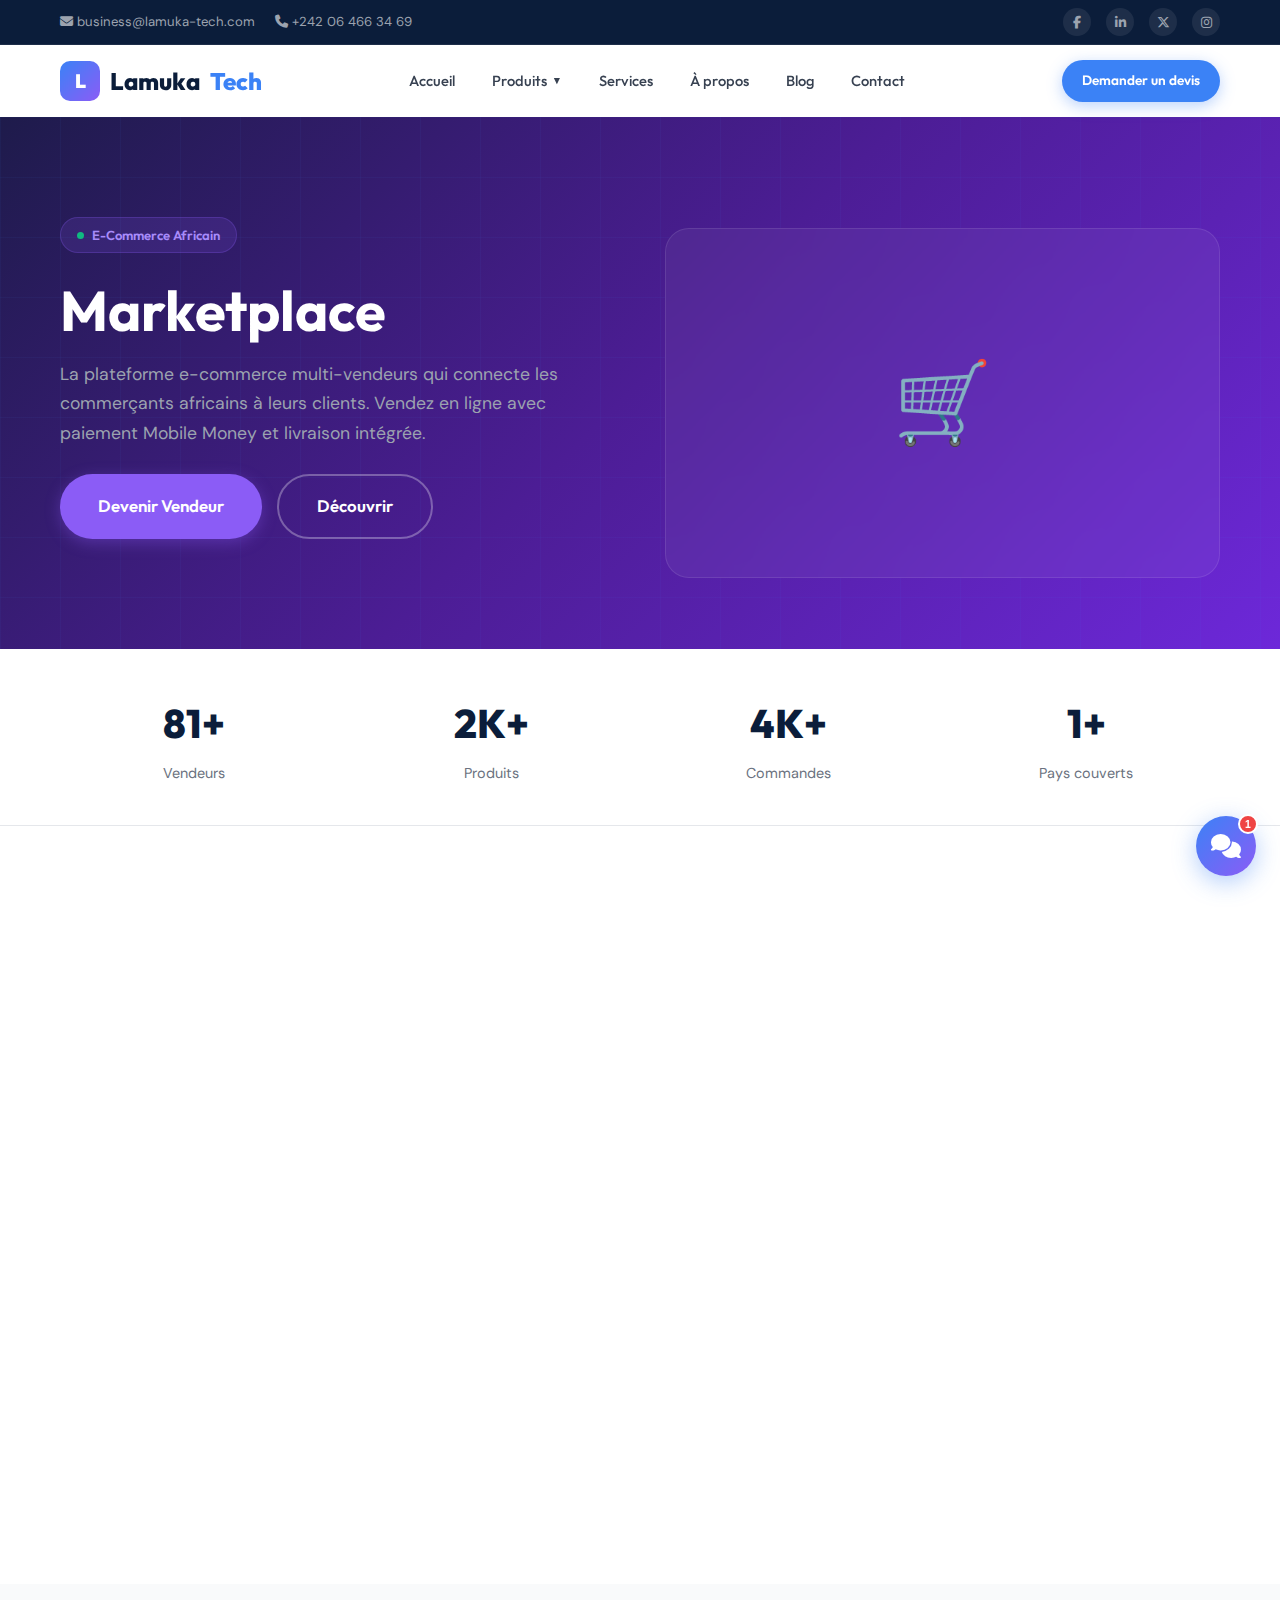
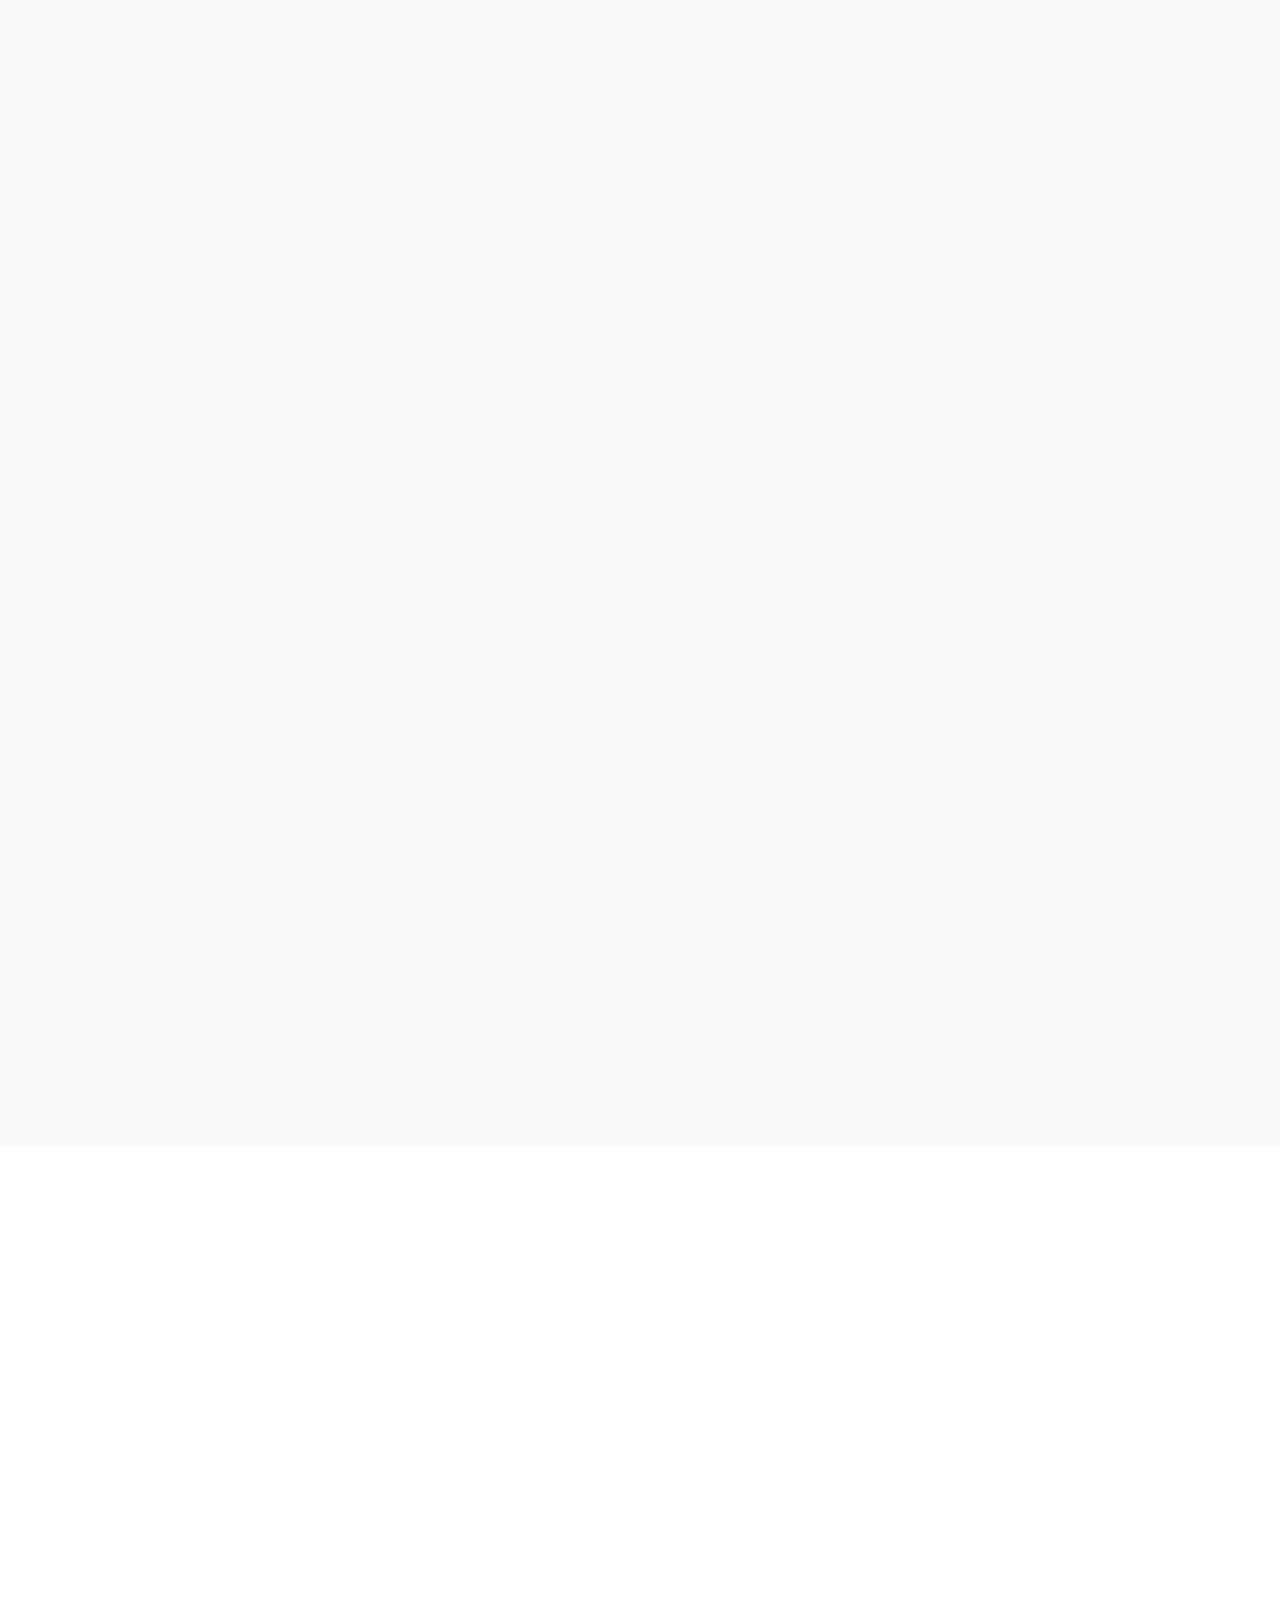
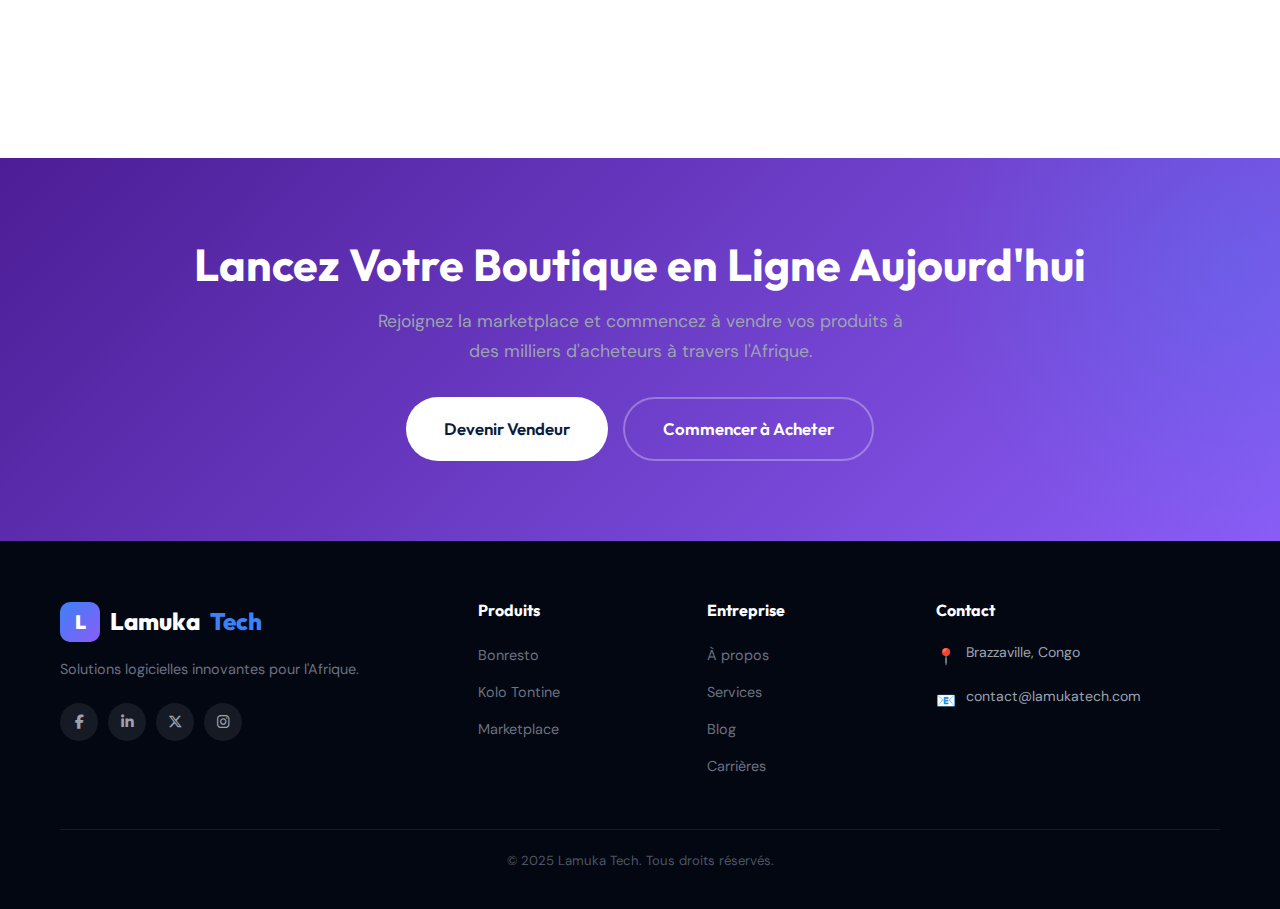
<file: marketplace.html>
<!DOCTYPE html>
<html lang="fr">
<head>
  <meta charset="UTF-8">
  <meta name="viewport" content="width=device-width, initial-scale=1.0">
  <title>Marketplace - E-Commerce Multi-Vendeurs | Lamuka Tech</title>
  <meta name="description" content="Marketplace Lamuka Tech : plateforme e-commerce multi-vendeurs pour l'Afrique avec paiement Mobile Money intégré.">
  <link rel="stylesheet" href="css/style.css">
  <link rel="stylesheet" href="https://cdnjs.cloudflare.com/ajax/libs/font-awesome/6.5.1/css/all.min.css">
</head>
<body>

  <div class="top-bar"><div class="container"><div class="top-bar-left"><a href="mailto:business@lamuka-tech.com"><i class="fas fa-envelope"></i> business@lamuka-tech.com</a><a href="tel:+242064663469"><i class="fas fa-phone"></i> +242 06 466 34 69</a></div><div class="top-bar-right"><a href="#"><i class="fab fa-facebook-f"></i></a><a href="#"><i class="fab fa-linkedin-in"></i></a><a href="#"><i class="fab fa-x-twitter"></i></a><a href="#"><i class="fab fa-instagram"></i></a></div></div></div>

  <nav class="navbar">
    <div class="container">
      <a href="index.html" class="logo"><div class="logo-icon">L</div>Lamuka<span>Tech</span></a>
      <ul class="nav-links">
        <li><a href="index.html">Accueil</a></li>
        <li><a href="products.html">Produits <span class="arrow">▼</span></a><div class="dropdown"><a href="bonresto.html"><div class="drop-icon orange">🍽️</div><div class="drop-text"><strong>Bonresto</strong><span>Gestion de restaurant</span></div></a><a href="kolo.html"><div class="drop-icon green">💰</div><div class="drop-text"><strong>Kolo</strong><span>Tontine digitale</span></div></a><a href="marketplace.html"><div class="drop-icon purple">🛒</div><div class="drop-text"><strong>Marketplace</strong><span>E-commerce multi-vendeurs</span></div></a></div></li>
        <li><a href="services.html">Services</a></li>
        <li><a href="about.html">À propos</a></li>
        <li><a href="blog.html">Blog</a></li>
        <li><a href="contact.html">Contact</a></li>
      </ul>
      <a href="contact.html" class="btn btn-primary btn-sm nav-cta">Demander un devis</a>
      <button class="menu-toggle" aria-label="Menu"><span></span><span></span><span></span></button>
    </div>
  </nav>

  <!-- Product Hero -->
  <section class="product-hero" style="background:linear-gradient(135deg,#1e1b4b,#4c1d95,#6d28d9);">
    <div class="container">
      <div class="product-hero-content">
        <div class="hero-badge" style="background:rgba(139,92,246,0.15);border-color:rgba(139,92,246,0.25);color:#a78bfa;"><span class="dot"></span> E-Commerce Africain</div>
        <h1>Marketplace</h1>
        <p>La plateforme e-commerce multi-vendeurs qui connecte les commerçants africains à leurs clients. Vendez en ligne avec paiement Mobile Money et livraison intégrée.</p>
        <div class="hero-buttons">
          <a href="contact.html" class="btn btn-lg" style="background:#8b5cf6;color:white;box-shadow:0 4px 15px rgba(139,92,246,0.35);">Devenir Vendeur</a>
          <a href="contact.html" class="btn btn-secondary btn-lg">Découvrir</a>
        </div>
      </div>
      <div class="product-hero-visual" style="color:white;">🛒</div>
    </div>
  </section>

  <!-- Stats -->
  <section class="stats-bar">
    <div class="container">
      <div class="stat-item fade-in"><div class="stat-number">200<span>+</span></div><div class="stat-label">Vendeurs</div></div>
      <div class="stat-item fade-in"><div class="stat-number">5K<span>+</span></div><div class="stat-label">Produits</div></div>
      <div class="stat-item fade-in"><div class="stat-number">10K<span>+</span></div><div class="stat-label">Commandes</div></div>
      <div class="stat-item fade-in"><div class="stat-number">3<span>+</span></div><div class="stat-label">Pays couverts</div></div>
    </div>
  </section>

  <!-- For Sellers & Buyers -->
  <section class="section">
    <div class="container">
      <div class="section-header fade-in">
        <span class="label">Pour tous</span>
        <h2>Vendeurs et Acheteurs, Tout le Monde y Gagne</h2>
      </div>
      <div class="products-grid" style="max-width:800px;margin:0 auto;">
        <div class="product-card fade-in">
          <div class="product-card-icon" style="background:rgba(139,92,246,0.1);color:#8b5cf6;">🏪</div>
          <h3>Pour les Vendeurs</h3>
          <p>Ouvrez votre boutique en ligne en quelques minutes. Gérez votre inventaire, vos commandes et vos clients depuis un dashboard intuitif. Recevez vos paiements via Mobile Money.</p>
          <div class="card-tags">
            <span>Boutique gratuite</span>
            <span>Dashboard vendeur</span>
            <span>Gestion stocks</span>
            <span>Paiement MoMo</span>
          </div>
        </div>
        <div class="product-card fade-in">
          <div class="product-card-icon" style="background:rgba(59,130,246,0.1);color:#3b82f6;">🛍️</div>
          <h3>Pour les Acheteurs</h3>
          <p>Parcourez des milliers de produits de vendeurs locaux. Commandez facilement, payez via Mobile Money et suivez votre livraison en temps réel.</p>
          <div class="card-tags">
            <span>Large catalogue</span>
            <span>Paiement sécurisé</span>
            <span>Suivi livraison</span>
            <span>Avis clients</span>
          </div>
        </div>
      </div>
    </div>
  </section>

  <!-- Features -->
  <section class="section section-gray">
    <div class="container">
      <div class="section-header fade-in">
        <span class="label">Fonctionnalités</span>
        <h2>Une Marketplace Pensée pour l'Afrique</h2>
      </div>
      <div class="features-grid">
        <div class="feature-card fade-in">
          <div class="feat-icon" style="background:rgba(139,92,246,0.1);color:#8b5cf6;">🏪</div>
          <h4>Multi-Vendeurs</h4>
          <p>Chaque vendeur dispose de sa propre boutique avec son branding, ses produits et son tableau de bord de gestion.</p>
        </div>
        <div class="feature-card fade-in">
          <div class="feat-icon" style="background:rgba(16,185,129,0.1);color:#10b981;">💳</div>
          <h4>Mobile Money</h4>
          <p>Paiement Airtel Money, MTN MoMo et Orange Money intégré. Les acheteurs paient facilement, les vendeurs reçoivent directement.</p>
        </div>
        <div class="feature-card fade-in">
          <div class="feat-icon" style="background:rgba(59,130,246,0.1);color:#3b82f6;">🚚</div>
          <h4>Gestion des Livraisons</h4>
          <p>Système de livraison intégré avec suivi en temps réel. Partenariats avec des livreurs locaux dans chaque ville.</p>
        </div>
        <div class="feature-card fade-in">
          <div class="feat-icon" style="background:rgba(249,115,22,0.1);color:#f97316;">📦</div>
          <h4>Gestion des Stocks</h4>
          <p>Inventaire automatisé avec alertes de stock bas. Gestion des variantes (taille, couleur) et des catégories.</p>
        </div>
        <div class="feature-card fade-in">
          <div class="feat-icon" style="background:rgba(234,179,8,0.1);color:#eab308;">⭐</div>
          <h4>Avis & Notations</h4>
          <p>Système d'avis et de notation pour construire la confiance. Les acheteurs évaluent les vendeurs et les produits.</p>
        </div>
        <div class="feature-card fade-in">
          <div class="feat-icon" style="background:rgba(239,68,68,0.1);color:#ef4444;">📊</div>
          <h4>Analytics Vendeur</h4>
          <p>Statistiques détaillées : ventes, revenus, produits populaires, taux de conversion et comportement des acheteurs.</p>
        </div>
        <div class="feature-card fade-in">
          <div class="feat-icon" style="background:rgba(16,185,129,0.1);color:#10b981;">🔍</div>
          <h4>Recherche Intelligente</h4>
          <p>Moteur de recherche avec filtres avancés : catégorie, prix, localisation, notation et disponibilité.</p>
        </div>
        <div class="feature-card fade-in">
          <div class="feat-icon" style="background:rgba(139,92,246,0.1);color:#8b5cf6;">💬</div>
          <h4>Chat Vendeur-Acheteur</h4>
          <p>Messagerie intégrée pour que les acheteurs puissent poser des questions directement aux vendeurs avant d'acheter.</p>
        </div>
        <div class="feature-card fade-in">
          <div class="feat-icon" style="background:rgba(59,130,246,0.1);color:#3b82f6;">📱</div>
          <h4>App Mobile</h4>
          <p>Application mobile native Android et iOS pour les acheteurs et les vendeurs. Notifications push pour les nouvelles commandes.</p>
        </div>
      </div>
    </div>
  </section>

  <!-- Categories -->
  <section class="section">
    <div class="container">
      <div class="section-header fade-in">
        <span class="label">Catégories</span>
        <h2>Tous les Secteurs Représentés</h2>
      </div>
      <div class="industries-grid">
        <div class="industry-card fade-in"><div class="ind-icon">👗</div><h4>Mode</h4></div>
        <div class="industry-card fade-in"><div class="ind-icon">📱</div><h4>Électronique</h4></div>
        <div class="industry-card fade-in"><div class="ind-icon">🏠</div><h4>Maison</h4></div>
        <div class="industry-card fade-in"><div class="ind-icon">🍎</div><h4>Alimentation</h4></div>
        <div class="industry-card fade-in"><div class="ind-icon">💄</div><h4>Beauté</h4></div>
        <div class="industry-card fade-in"><div class="ind-icon">⚽</div><h4>Sport</h4></div>
        <div class="industry-card fade-in"><div class="ind-icon">📚</div><h4>Livres</h4></div>
        <div class="industry-card fade-in"><div class="ind-icon">🔧</div><h4>Services</h4></div>
      </div>
    </div>
  </section>

  <!-- CTA -->
  <section class="cta-section" style="background:linear-gradient(135deg,#4c1d95,#8b5cf6);">
    <div class="container">
      <h2>Lancez Votre Boutique en Ligne Aujourd'hui</h2>
      <p>Rejoignez la marketplace et commencez à vendre vos produits à des milliers d'acheteurs à travers l'Afrique.</p>
      <div class="cta-buttons">
        <a href="contact.html" class="btn btn-white btn-lg">Devenir Vendeur</a>
        <a href="contact.html" class="btn btn-secondary btn-lg">Commencer à Acheter</a>
      </div>
    </div>
  </section>

  <footer class="footer">
    <div class="container">
      <div class="footer-grid">
        <div class="footer-about"><a href="index.html" class="logo"><div class="logo-icon">L</div>Lamuka<span>Tech</span></a><p>Solutions logicielles innovantes pour l'Afrique.</p><div class="footer-social"><a href="#"><i class="fab fa-facebook-f"></i></a><a href="#"><i class="fab fa-linkedin-in"></i></a><a href="#"><i class="fab fa-x-twitter"></i></a><a href="#"><i class="fab fa-instagram"></i></a></div></div>
        <div><h4>Produits</h4><ul class="footer-links"><li><a href="bonresto.html">Bonresto</a></li><li><a href="kolo.html">Kolo Tontine</a></li><li><a href="marketplace.html">Marketplace</a></li></ul></div>
        <div><h4>Entreprise</h4><ul class="footer-links"><li><a href="about.html">À propos</a></li><li><a href="services.html">Services</a></li><li><a href="blog.html">Blog</a></li><li><a href="career.html">Carrières</a></li></ul></div>
        <div><h4>Contact</h4><ul class="footer-contact"><li><span class="fc-icon">📍</span><span>Brazzaville, Congo</span></li><li><span class="fc-icon">📧</span><span>contact@lamukatech.com</span></li></ul></div>
      </div>
      <div class="footer-bottom"><p>© 2025 Lamuka Tech. Tous droits réservés.</p></div>
    </div>
  </footer>

  <a href="https://wa.me/242064663469" class="whatsapp-float" target="_blank"><i class="fab fa-whatsapp"></i></a>
  <script src="js/main.js"></script>
  <script src="js/chatbot.js"></script>
</body>
</html>
</file>
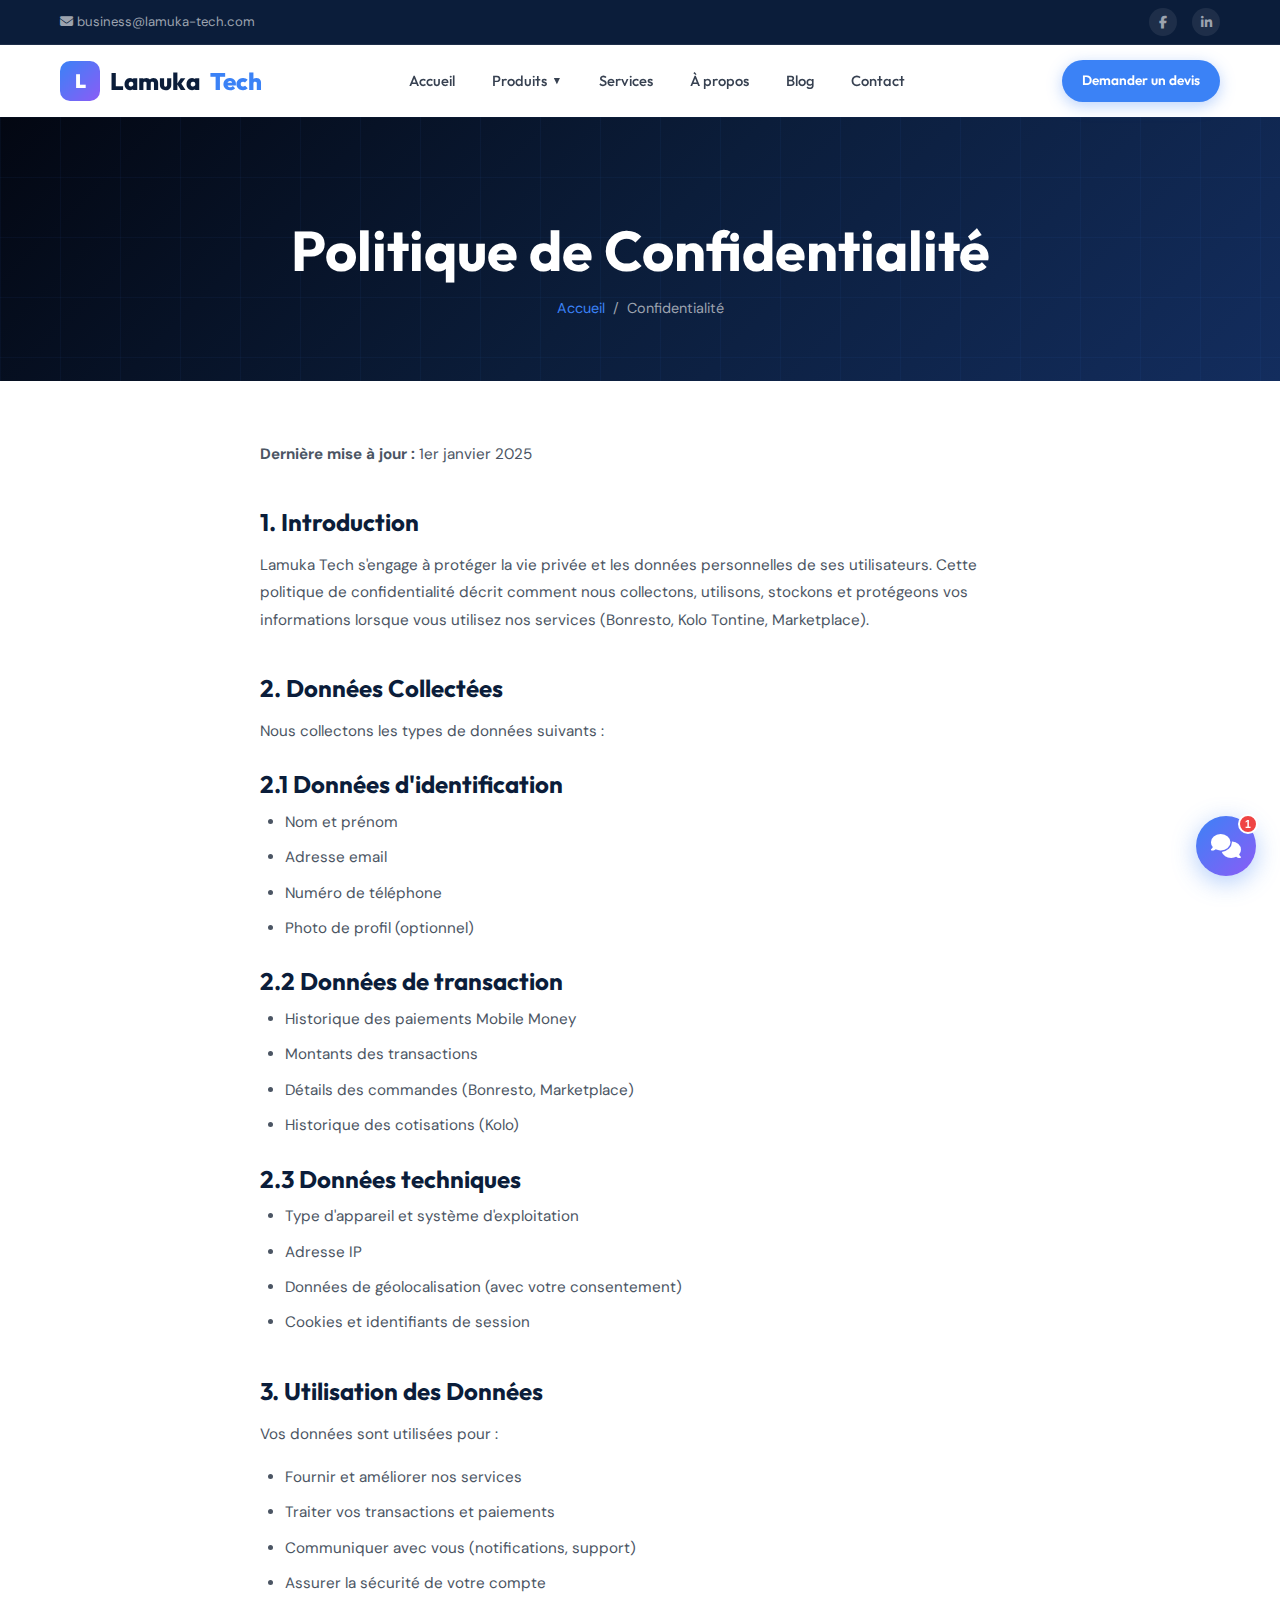
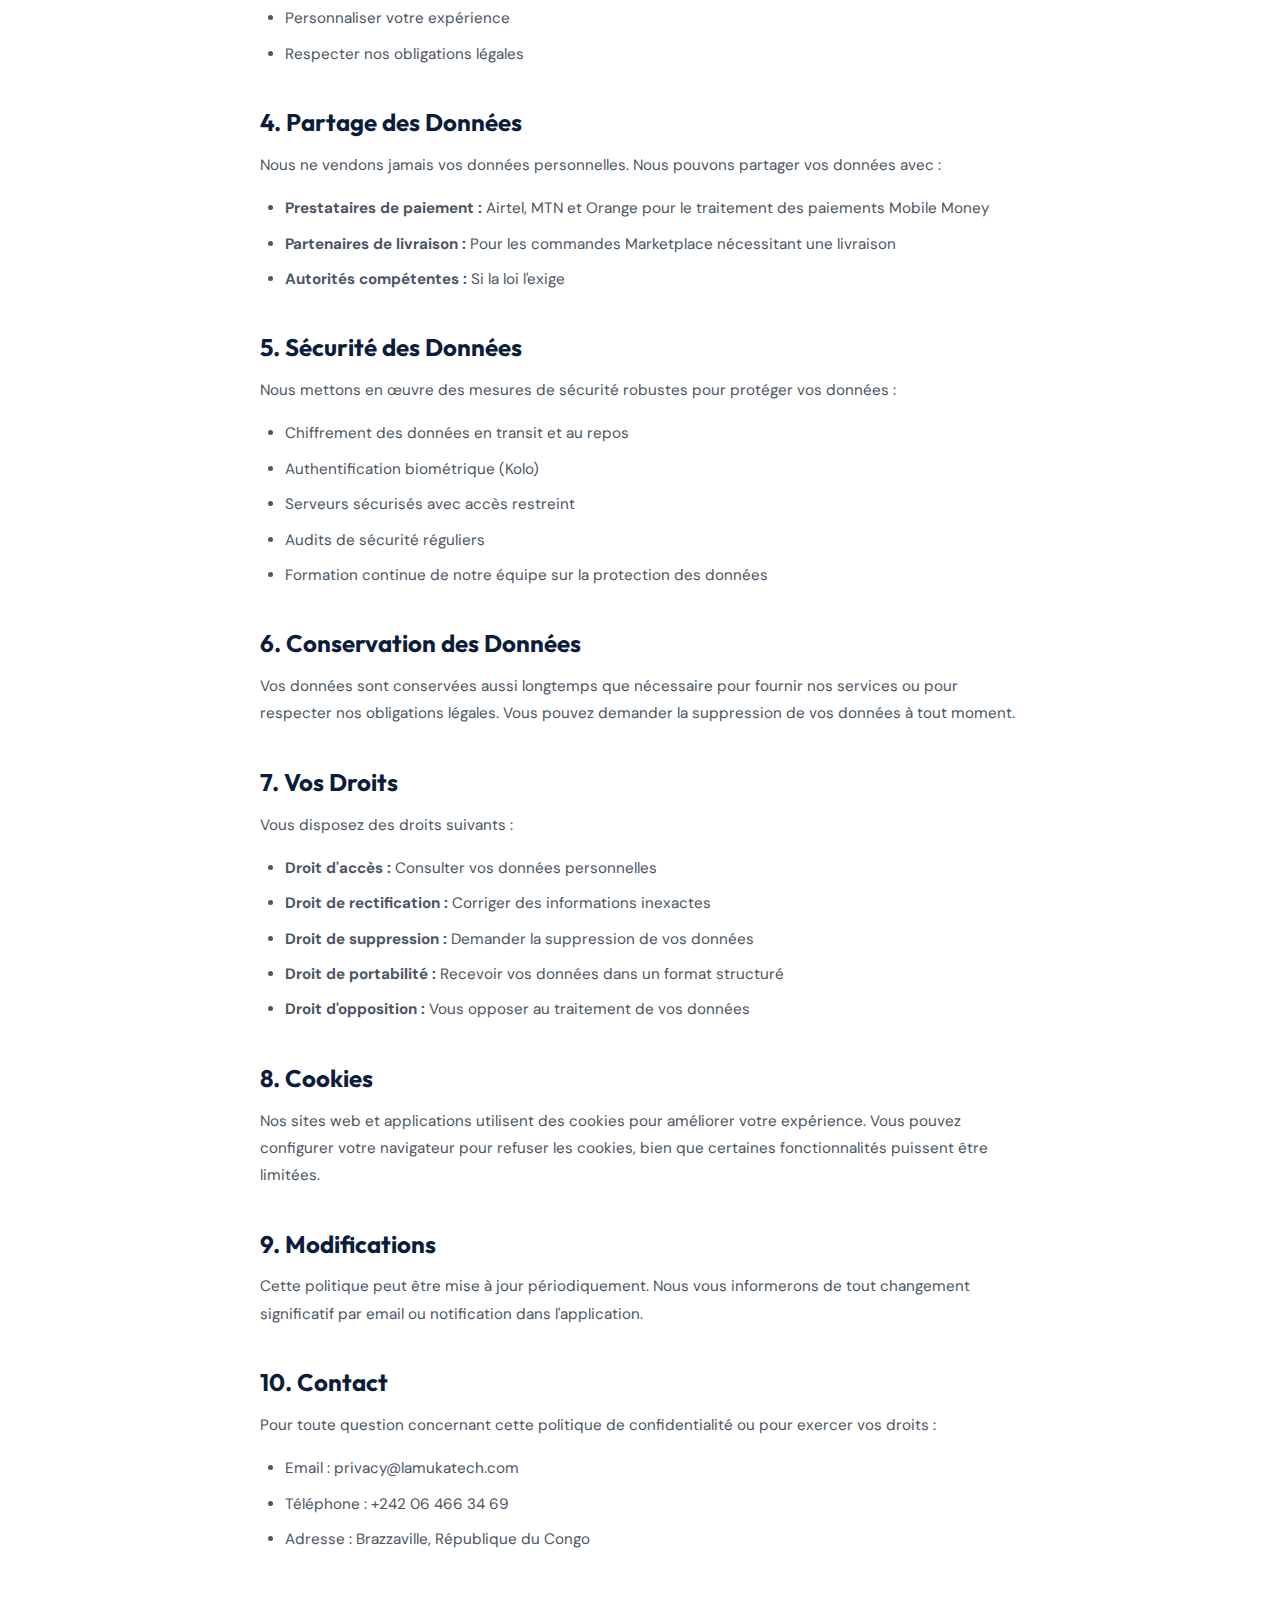
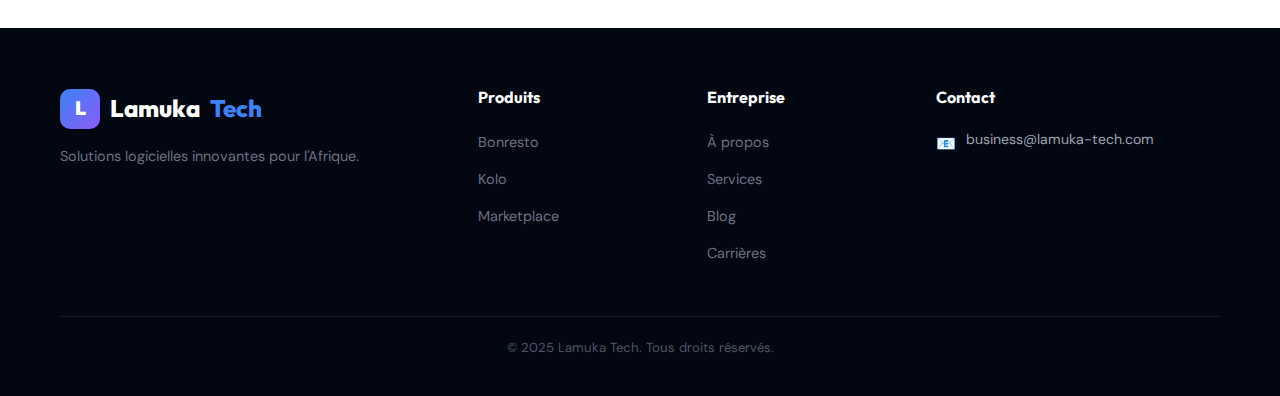
<file: privacy.html>
<!DOCTYPE html>
<html lang="fr">
<head>
  <meta charset="UTF-8">
  <meta name="viewport" content="width=device-width, initial-scale=1.0">
  <title>Politique de Confidentialité | Lamuka Tech</title>
  <link rel="stylesheet" href="css/style.css">
  <link rel="stylesheet" href="https://cdnjs.cloudflare.com/ajax/libs/font-awesome/6.5.1/css/all.min.css">
</head>
<body>

  <div class="top-bar"><div class="container"><div class="top-bar-left"><a href="mailto:business@lamuka-tech.com"><i class="fas fa-envelope"></i> business@lamuka-tech.com</a></div><div class="top-bar-right"><a href="#"><i class="fab fa-facebook-f"></i></a><a href="#"><i class="fab fa-linkedin-in"></i></a></div></div></div>

  <nav class="navbar">
    <div class="container">
      <a href="index.html" class="logo"><div class="logo-icon">L</div>Lamuka<span>Tech</span></a>
      <ul class="nav-links">
        <li><a href="index.html">Accueil</a></li>
        <li><a href="products.html">Produits <span class="arrow">▼</span></a><div class="dropdown"><a href="bonresto.html"><div class="drop-icon orange">🍽️</div><div class="drop-text"><strong>Bonresto</strong><span>Gestion de restaurant</span></div></a><a href="kolo.html"><div class="drop-icon green">💰</div><div class="drop-text"><strong>Kolo</strong><span>Tontine digitale</span></div></a><a href="marketplace.html"><div class="drop-icon purple">🛒</div><div class="drop-text"><strong>Marketplace</strong><span>E-commerce multi-vendeurs</span></div></a></div></li>
        <li><a href="services.html">Services</a></li>
        <li><a href="about.html">À propos</a></li>
        <li><a href="blog.html">Blog</a></li>
        <li><a href="contact.html">Contact</a></li>
      </ul>
      <a href="contact.html" class="btn btn-primary btn-sm nav-cta">Demander un devis</a>
      <button class="menu-toggle" aria-label="Menu"><span></span><span></span><span></span></button>
    </div>
  </nav>

  <section class="page-header">
    <h1>Politique de Confidentialité</h1>
    <div class="breadcrumb"><a href="index.html">Accueil</a> / <span>Confidentialité</span></div>
  </section>

  <div class="legal-content">
    <p><strong>Dernière mise à jour :</strong> 1er janvier 2025</p>

    <h2>1. Introduction</h2>
    <p>Lamuka Tech s'engage à protéger la vie privée et les données personnelles de ses utilisateurs. Cette politique de confidentialité décrit comment nous collectons, utilisons, stockons et protégeons vos informations lorsque vous utilisez nos services (Bonresto, Kolo Tontine, Marketplace).</p>

    <h2>2. Données Collectées</h2>
    <p>Nous collectons les types de données suivants :</p>
    <h3>2.1 Données d'identification</h3>
    <ul>
      <li>Nom et prénom</li>
      <li>Adresse email</li>
      <li>Numéro de téléphone</li>
      <li>Photo de profil (optionnel)</li>
    </ul>
    <h3>2.2 Données de transaction</h3>
    <ul>
      <li>Historique des paiements Mobile Money</li>
      <li>Montants des transactions</li>
      <li>Détails des commandes (Bonresto, Marketplace)</li>
      <li>Historique des cotisations (Kolo)</li>
    </ul>
    <h3>2.3 Données techniques</h3>
    <ul>
      <li>Type d'appareil et système d'exploitation</li>
      <li>Adresse IP</li>
      <li>Données de géolocalisation (avec votre consentement)</li>
      <li>Cookies et identifiants de session</li>
    </ul>

    <h2>3. Utilisation des Données</h2>
    <p>Vos données sont utilisées pour :</p>
    <ul>
      <li>Fournir et améliorer nos services</li>
      <li>Traiter vos transactions et paiements</li>
      <li>Communiquer avec vous (notifications, support)</li>
      <li>Assurer la sécurité de votre compte</li>
      <li>Personnaliser votre expérience</li>
      <li>Respecter nos obligations légales</li>
    </ul>

    <h2>4. Partage des Données</h2>
    <p>Nous ne vendons jamais vos données personnelles. Nous pouvons partager vos données avec :</p>
    <ul>
      <li><strong>Prestataires de paiement :</strong> Airtel, MTN et Orange pour le traitement des paiements Mobile Money</li>
      <li><strong>Partenaires de livraison :</strong> Pour les commandes Marketplace nécessitant une livraison</li>
      <li><strong>Autorités compétentes :</strong> Si la loi l'exige</li>
    </ul>

    <h2>5. Sécurité des Données</h2>
    <p>Nous mettons en œuvre des mesures de sécurité robustes pour protéger vos données :</p>
    <ul>
      <li>Chiffrement des données en transit et au repos</li>
      <li>Authentification biométrique (Kolo)</li>
      <li>Serveurs sécurisés avec accès restreint</li>
      <li>Audits de sécurité réguliers</li>
      <li>Formation continue de notre équipe sur la protection des données</li>
    </ul>

    <h2>6. Conservation des Données</h2>
    <p>Vos données sont conservées aussi longtemps que nécessaire pour fournir nos services ou pour respecter nos obligations légales. Vous pouvez demander la suppression de vos données à tout moment.</p>

    <h2>7. Vos Droits</h2>
    <p>Vous disposez des droits suivants :</p>
    <ul>
      <li><strong>Droit d'accès :</strong> Consulter vos données personnelles</li>
      <li><strong>Droit de rectification :</strong> Corriger des informations inexactes</li>
      <li><strong>Droit de suppression :</strong> Demander la suppression de vos données</li>
      <li><strong>Droit de portabilité :</strong> Recevoir vos données dans un format structuré</li>
      <li><strong>Droit d'opposition :</strong> Vous opposer au traitement de vos données</li>
    </ul>

    <h2>8. Cookies</h2>
    <p>Nos sites web et applications utilisent des cookies pour améliorer votre expérience. Vous pouvez configurer votre navigateur pour refuser les cookies, bien que certaines fonctionnalités puissent être limitées.</p>

    <h2>9. Modifications</h2>
    <p>Cette politique peut être mise à jour périodiquement. Nous vous informerons de tout changement significatif par email ou notification dans l'application.</p>

    <h2>10. Contact</h2>
    <p>Pour toute question concernant cette politique de confidentialité ou pour exercer vos droits :</p>
    <ul>
      <li>Email : privacy@lamukatech.com</li>
      <li>Téléphone : +242 06 466 34 69</li>
      <li>Adresse : Brazzaville, République du Congo</li>
    </ul>
  </div>

  <footer class="footer">
    <div class="container">
      <div class="footer-grid">
        <div class="footer-about"><a href="index.html" class="logo"><div class="logo-icon">L</div>Lamuka<span>Tech</span></a><p>Solutions logicielles innovantes pour l'Afrique.</p></div>
        <div><h4>Produits</h4><ul class="footer-links"><li><a href="bonresto.html">Bonresto</a></li><li><a href="kolo.html">Kolo</a></li><li><a href="marketplace.html">Marketplace</a></li></ul></div>
        <div><h4>Entreprise</h4><ul class="footer-links"><li><a href="about.html">À propos</a></li><li><a href="services.html">Services</a></li><li><a href="blog.html">Blog</a></li><li><a href="career.html">Carrières</a></li></ul></div>
        <div><h4>Contact</h4><ul class="footer-contact"><li><span class="fc-icon">📧</span><span>business@lamuka-tech.com</span></li></ul></div>
      </div>
      <div class="footer-bottom"><p>© 2025 Lamuka Tech. Tous droits réservés.</p></div>
    </div>
  </footer>

  <a href="https://wa.me/242064663469" class="whatsapp-float" target="_blank"><i class="fab fa-whatsapp"></i></a>
  <script src="js/main.js"></script>
  <script src="js/chatbot.js"></script>
</body>
</html>
</file>
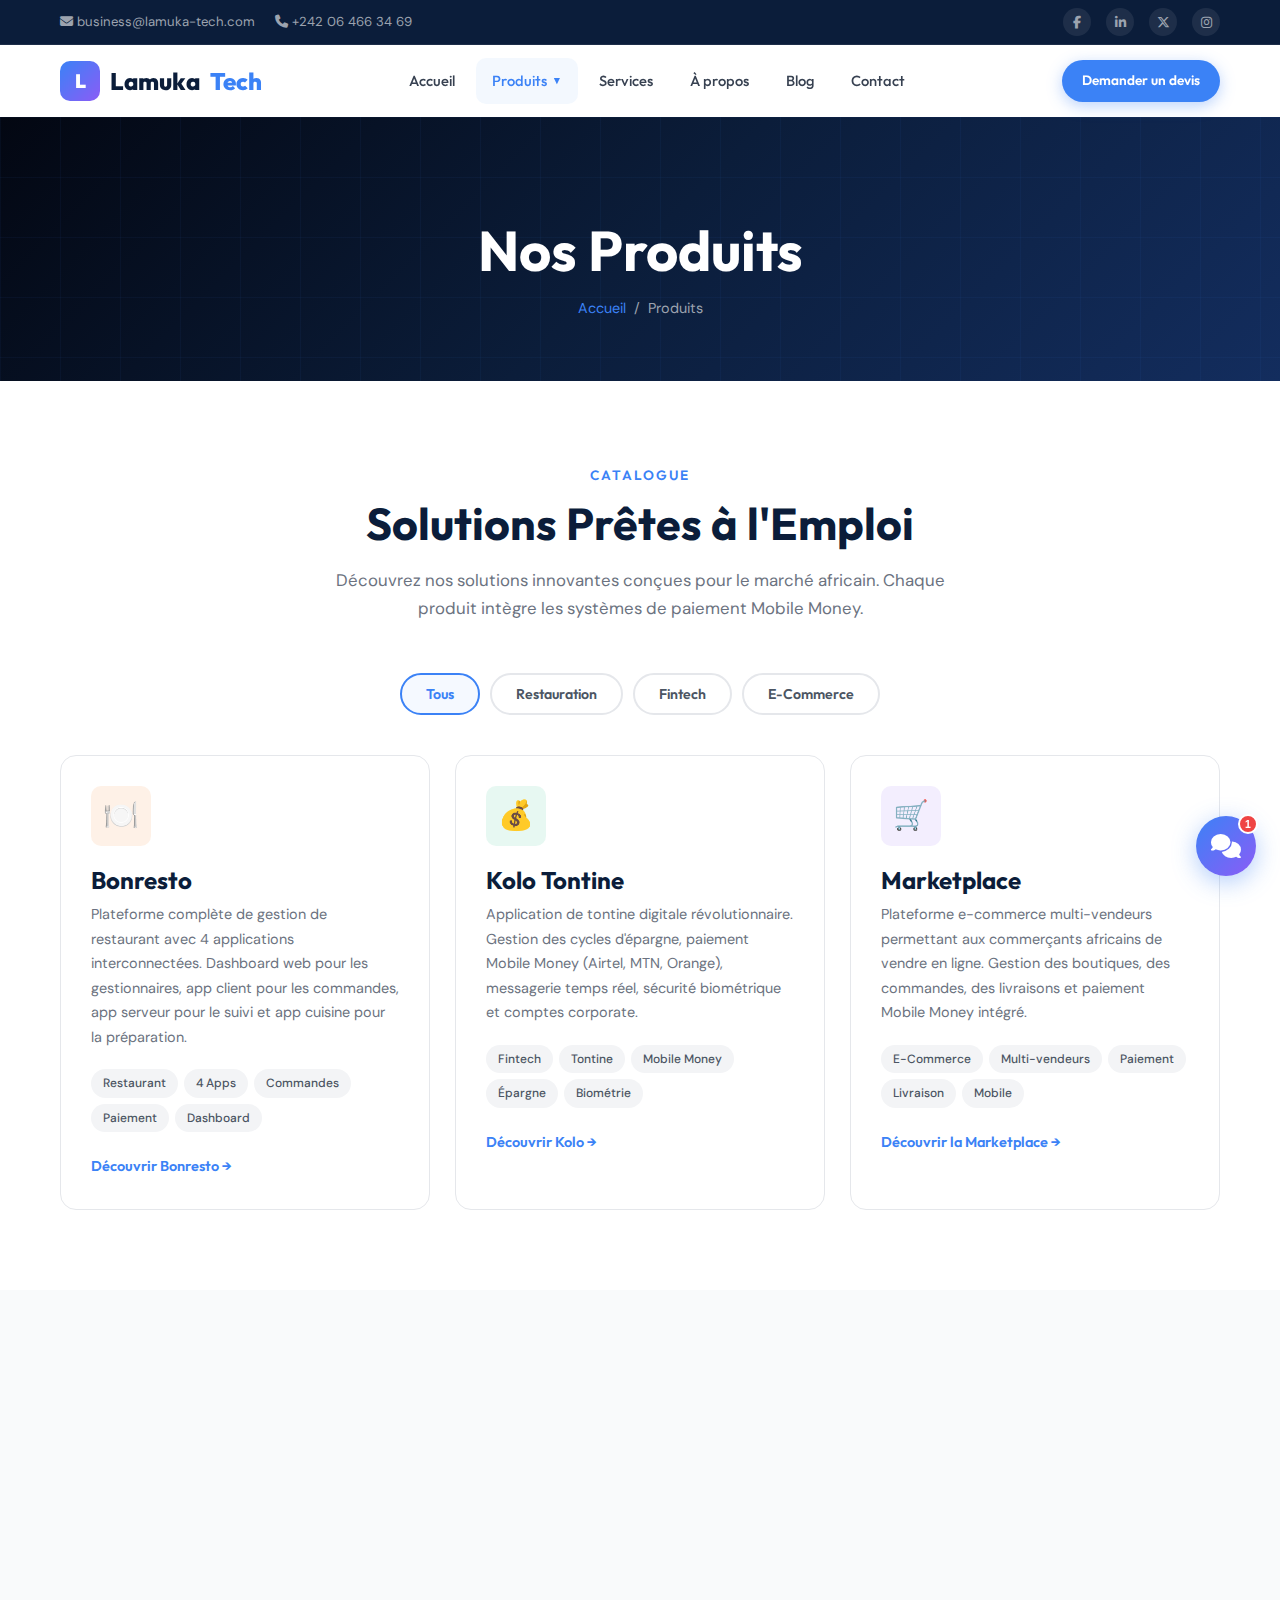
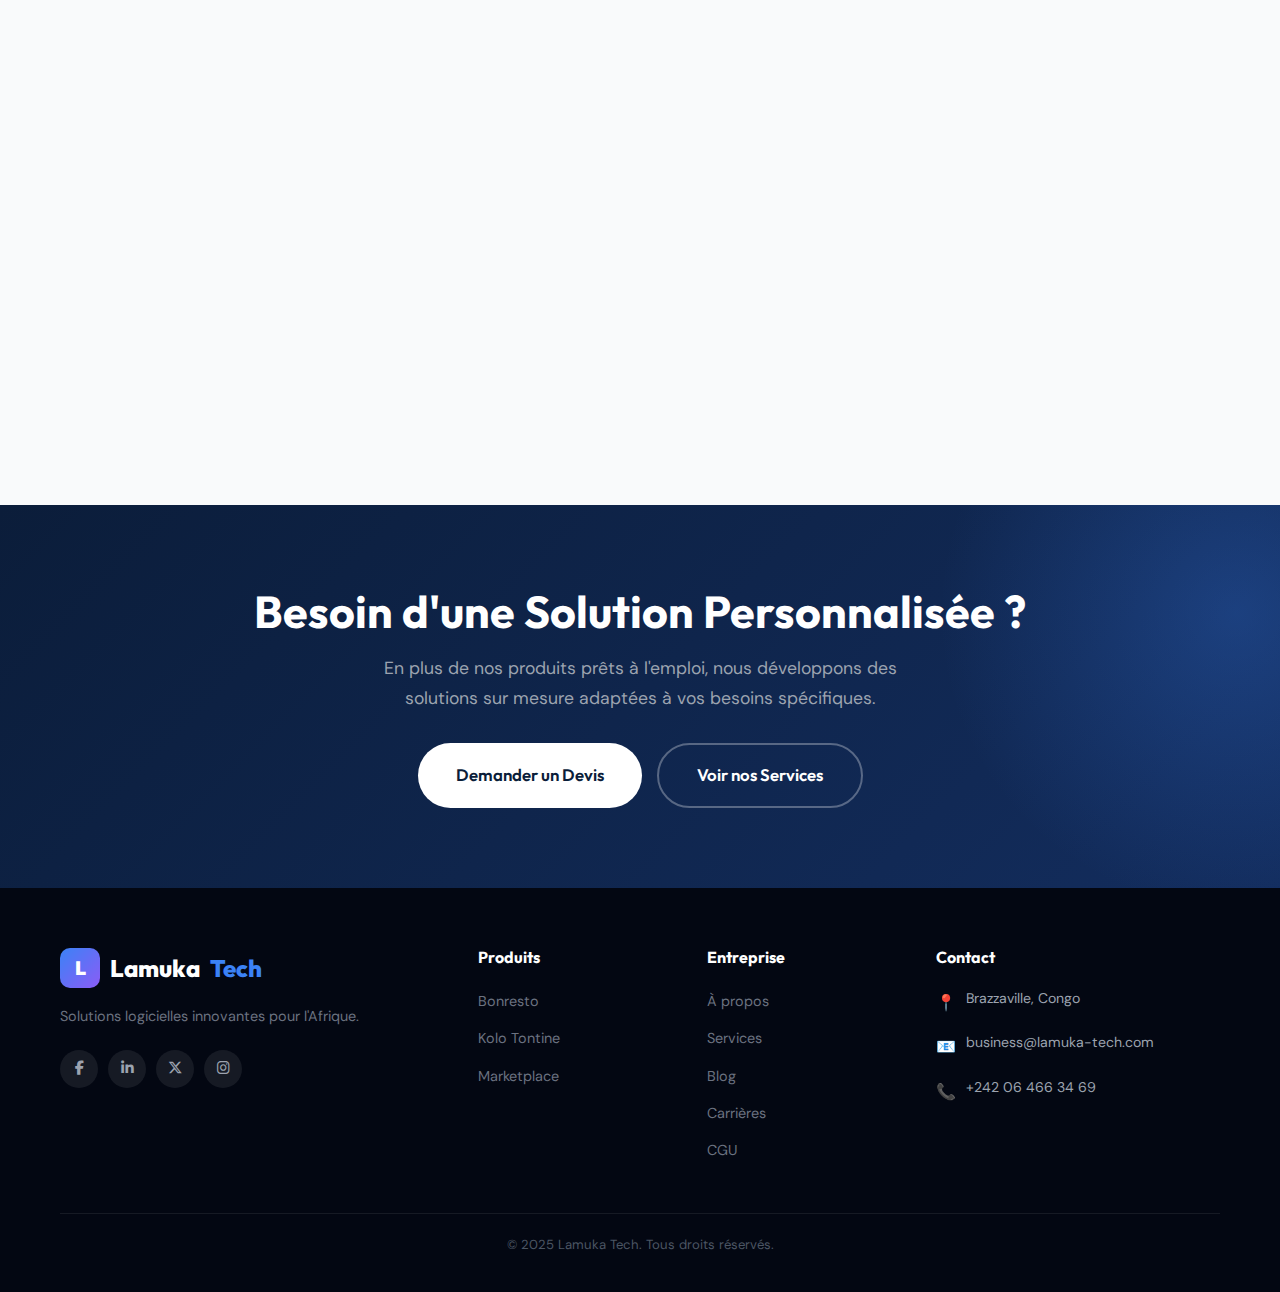
<file: products.html>
<!DOCTYPE html>
<html lang="fr">
<head>
  <meta charset="UTF-8">
  <meta name="viewport" content="width=device-width, initial-scale=1.0">
  <title>Nos Produits | Lamuka Tech</title>
  <link rel="stylesheet" href="css/style.css">
  <link rel="stylesheet" href="https://cdnjs.cloudflare.com/ajax/libs/font-awesome/6.5.1/css/all.min.css">
</head>
<body>

  <div class="top-bar"><div class="container"><div class="top-bar-left"><a href="mailto:business@lamuka-tech.com"><i class="fas fa-envelope"></i> business@lamuka-tech.com</a><a href="tel:+242064663469"><i class="fas fa-phone"></i> +242 06 466 34 69</a></div><div class="top-bar-right"><a href="#"><i class="fab fa-facebook-f"></i></a><a href="#"><i class="fab fa-linkedin-in"></i></a><a href="#"><i class="fab fa-x-twitter"></i></a><a href="#"><i class="fab fa-instagram"></i></a></div></div></div>

  <nav class="navbar">
    <div class="container">
      <a href="index.html" class="logo"><div class="logo-icon">L</div>Lamuka<span>Tech</span></a>
      <ul class="nav-links">
        <li><a href="index.html">Accueil</a></li>
        <li><a href="products.html" class="active">Produits <span class="arrow">▼</span></a><div class="dropdown"><a href="bonresto.html"><div class="drop-icon orange">🍽️</div><div class="drop-text"><strong>Bonresto</strong><span>Gestion de restaurant</span></div></a><a href="kolo.html"><div class="drop-icon green">💰</div><div class="drop-text"><strong>Kolo</strong><span>Tontine digitale</span></div></a><a href="marketplace.html"><div class="drop-icon purple">🛒</div><div class="drop-text"><strong>Marketplace</strong><span>E-commerce multi-vendeurs</span></div></a></div></li>
        <li><a href="services.html">Services</a></li>
        <li><a href="about.html">À propos</a></li>
        <li><a href="blog.html">Blog</a></li>
        <li><a href="contact.html">Contact</a></li>
      </ul>
      <a href="contact.html" class="btn btn-primary btn-sm nav-cta">Demander un devis</a>
      <button class="menu-toggle" aria-label="Menu"><span></span><span></span><span></span></button>
    </div>
  </nav>

  <section class="page-header">
    <h1>Nos Produits</h1>
    <div class="breadcrumb"><a href="index.html">Accueil</a> / <span>Produits</span></div>
  </section>

  <section class="section">
    <div class="container">
      <div class="section-header fade-in">
        <span class="label">Catalogue</span>
        <h2>Solutions Prêtes à l'Emploi</h2>
        <p>Découvrez nos solutions innovantes conçues pour le marché africain. Chaque produit intègre les systèmes de paiement Mobile Money.</p>
      </div>

      <div class="products-tabs fade-in">
        <button class="tab-btn active" data-tab="all">Tous</button>
        <button class="tab-btn" data-tab="restaurant">Restauration</button>
        <button class="tab-btn" data-tab="fintech">Fintech</button>
        <button class="tab-btn" data-tab="ecommerce">E-Commerce</button>
      </div>

      <div class="products-grid" data-tab="all">
        <!-- Bonresto -->
        <div class="product-card fade-in" data-category="restaurant">
          <div class="product-card-icon" style="background:rgba(249,115,22,0.1);color:#f97316;">🍽️</div>
          <h3>Bonresto</h3>
          <p>Plateforme complète de gestion de restaurant avec 4 applications interconnectées. Dashboard web pour les gestionnaires, app client pour les commandes, app serveur pour le suivi et app cuisine pour la préparation.</p>
          <div class="card-tags">
            <span>Restaurant</span>
            <span>4 Apps</span>
            <span>Commandes</span>
            <span>Paiement</span>
            <span>Dashboard</span>
          </div>
          <a href="bonresto.html" class="card-link">Découvrir Bonresto →</a>
        </div>

        <!-- Kolo -->
        <div class="product-card fade-in" data-category="fintech">
          <div class="product-card-icon" style="background:rgba(16,185,129,0.1);color:#10b981;">💰</div>
          <h3>Kolo Tontine</h3>
          <p>Application de tontine digitale révolutionnaire. Gestion des cycles d'épargne, paiement Mobile Money (Airtel, MTN, Orange), messagerie temps réel, sécurité biométrique et comptes corporate.</p>
          <div class="card-tags">
            <span>Fintech</span>
            <span>Tontine</span>
            <span>Mobile Money</span>
            <span>Épargne</span>
            <span>Biométrie</span>
          </div>
          <a href="kolo.html" class="card-link">Découvrir Kolo →</a>
        </div>

        <!-- Marketplace -->
        <div class="product-card fade-in" data-category="ecommerce">
          <div class="product-card-icon" style="background:rgba(139,92,246,0.1);color:#8b5cf6;">🛒</div>
          <h3>Marketplace</h3>
          <p>Plateforme e-commerce multi-vendeurs permettant aux commerçants africains de vendre en ligne. Gestion des boutiques, des commandes, des livraisons et paiement Mobile Money intégré.</p>
          <div class="card-tags">
            <span>E-Commerce</span>
            <span>Multi-vendeurs</span>
            <span>Paiement</span>
            <span>Livraison</span>
            <span>Mobile</span>
          </div>
          <a href="marketplace.html" class="card-link">Découvrir la Marketplace →</a>
        </div>
      </div>
    </div>
  </section>

  <!-- Why Choose Us -->
  <section class="section section-gray">
    <div class="container">
      <div class="section-header fade-in">
        <span class="label">Pourquoi nous</span>
        <h2>L'Avantage Lamuka Tech</h2>
      </div>
      <div class="features-grid">
        <div class="feature-card fade-in">
          <div class="feat-icon" style="background:rgba(59,130,246,0.1);color:#3b82f6;">📱</div>
          <h4>Mobile-First</h4>
          <p>Toutes nos solutions sont pensées pour le mobile d'abord, car c'est là que sont nos utilisateurs africains.</p>
        </div>
        <div class="feature-card fade-in">
          <div class="feat-icon" style="background:rgba(16,185,129,0.1);color:#10b981;">💳</div>
          <h4>Mobile Money Intégré</h4>
          <p>Paiement Airtel, MTN et Orange Money intégré nativement dans chaque produit.</p>
        </div>
        <div class="feature-card fade-in">
          <div class="feat-icon" style="background:rgba(249,115,22,0.1);color:#f97316;">🇫🇷</div>
          <h4>Interface Française</h4>
          <p>Toutes nos interfaces sont en français, conçues pour le marché francophone africain.</p>
        </div>
        <div class="feature-card fade-in">
          <div class="feat-icon" style="background:rgba(139,92,246,0.1);color:#8b5cf6;">🔒</div>
          <h4>Sécurité Avancée</h4>
          <p>Authentification biométrique, chiffrement des données et conformité aux standards de sécurité.</p>
        </div>
        <div class="feature-card fade-in">
          <div class="feat-icon" style="background:rgba(234,179,8,0.1);color:#eab308;">⚡</div>
          <h4>Performance</h4>
          <p>Optimisé pour les réseaux africains — fonctionne même avec une connexion internet limitée.</p>
        </div>
        <div class="feature-card fade-in">
          <div class="feat-icon" style="background:rgba(239,68,68,0.1);color:#ef4444;">🎧</div>
          <h4>Support Local</h4>
          <p>Équipe de support basée au Congo, disponible en français et réactive.</p>
        </div>
      </div>
    </div>
  </section>

  <section class="cta-section">
    <div class="container">
      <h2>Besoin d'une Solution Personnalisée ?</h2>
      <p>En plus de nos produits prêts à l'emploi, nous développons des solutions sur mesure adaptées à vos besoins spécifiques.</p>
      <div class="cta-buttons">
        <a href="contact.html" class="btn btn-white btn-lg">Demander un Devis</a>
        <a href="services.html" class="btn btn-secondary btn-lg">Voir nos Services</a>
      </div>
    </div>
  </section>

  <footer class="footer">
    <div class="container">
      <div class="footer-grid">
        <div class="footer-about"><a href="index.html" class="logo"><div class="logo-icon">L</div>Lamuka<span>Tech</span></a><p>Solutions logicielles innovantes pour l'Afrique.</p><div class="footer-social"><a href="#"><i class="fab fa-facebook-f"></i></a><a href="#"><i class="fab fa-linkedin-in"></i></a><a href="#"><i class="fab fa-x-twitter"></i></a><a href="#"><i class="fab fa-instagram"></i></a></div></div>
        <div><h4>Produits</h4><ul class="footer-links"><li><a href="bonresto.html">Bonresto</a></li><li><a href="kolo.html">Kolo Tontine</a></li><li><a href="marketplace.html">Marketplace</a></li></ul></div>
        <div><h4>Entreprise</h4><ul class="footer-links"><li><a href="about.html">À propos</a></li><li><a href="services.html">Services</a></li><li><a href="blog.html">Blog</a></li><li><a href="career.html">Carrières</a></li><li><a href="terms.html">CGU</a></li></ul></div>
        <div><h4>Contact</h4><ul class="footer-contact"><li><span class="fc-icon">📍</span><span>Brazzaville, Congo</span></li><li><span class="fc-icon">📧</span><span>business@lamuka-tech.com</span></li><li><span class="fc-icon">📞</span><span>+242 06 466 34 69</span></li></ul></div>
      </div>
      <div class="footer-bottom"><p>© 2025 Lamuka Tech. Tous droits réservés.</p></div>
    </div>
  </footer>

  <a href="https://wa.me/242064663469" class="whatsapp-float" target="_blank"><i class="fab fa-whatsapp"></i></a>
  <script src="js/main.js"></script>
  <script src="js/chatbot.js"></script>
</body>
</html>
</file>
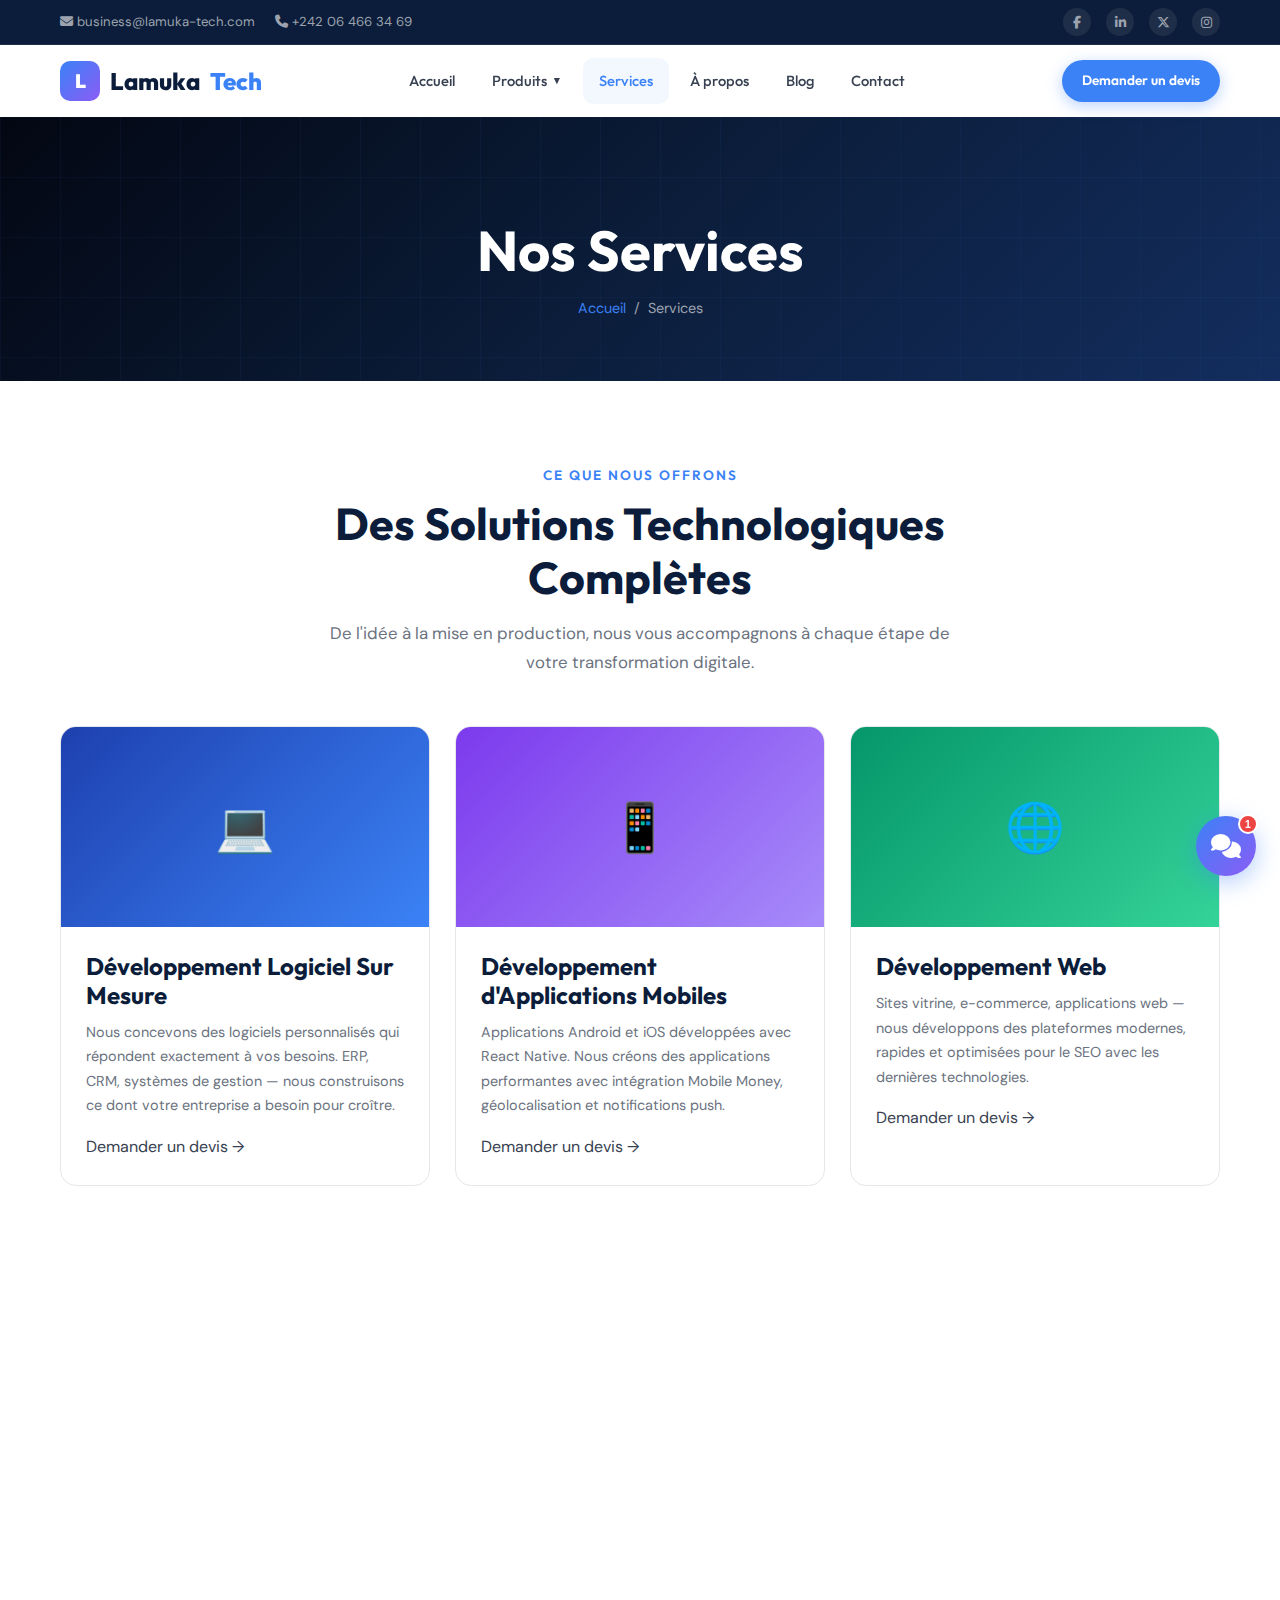
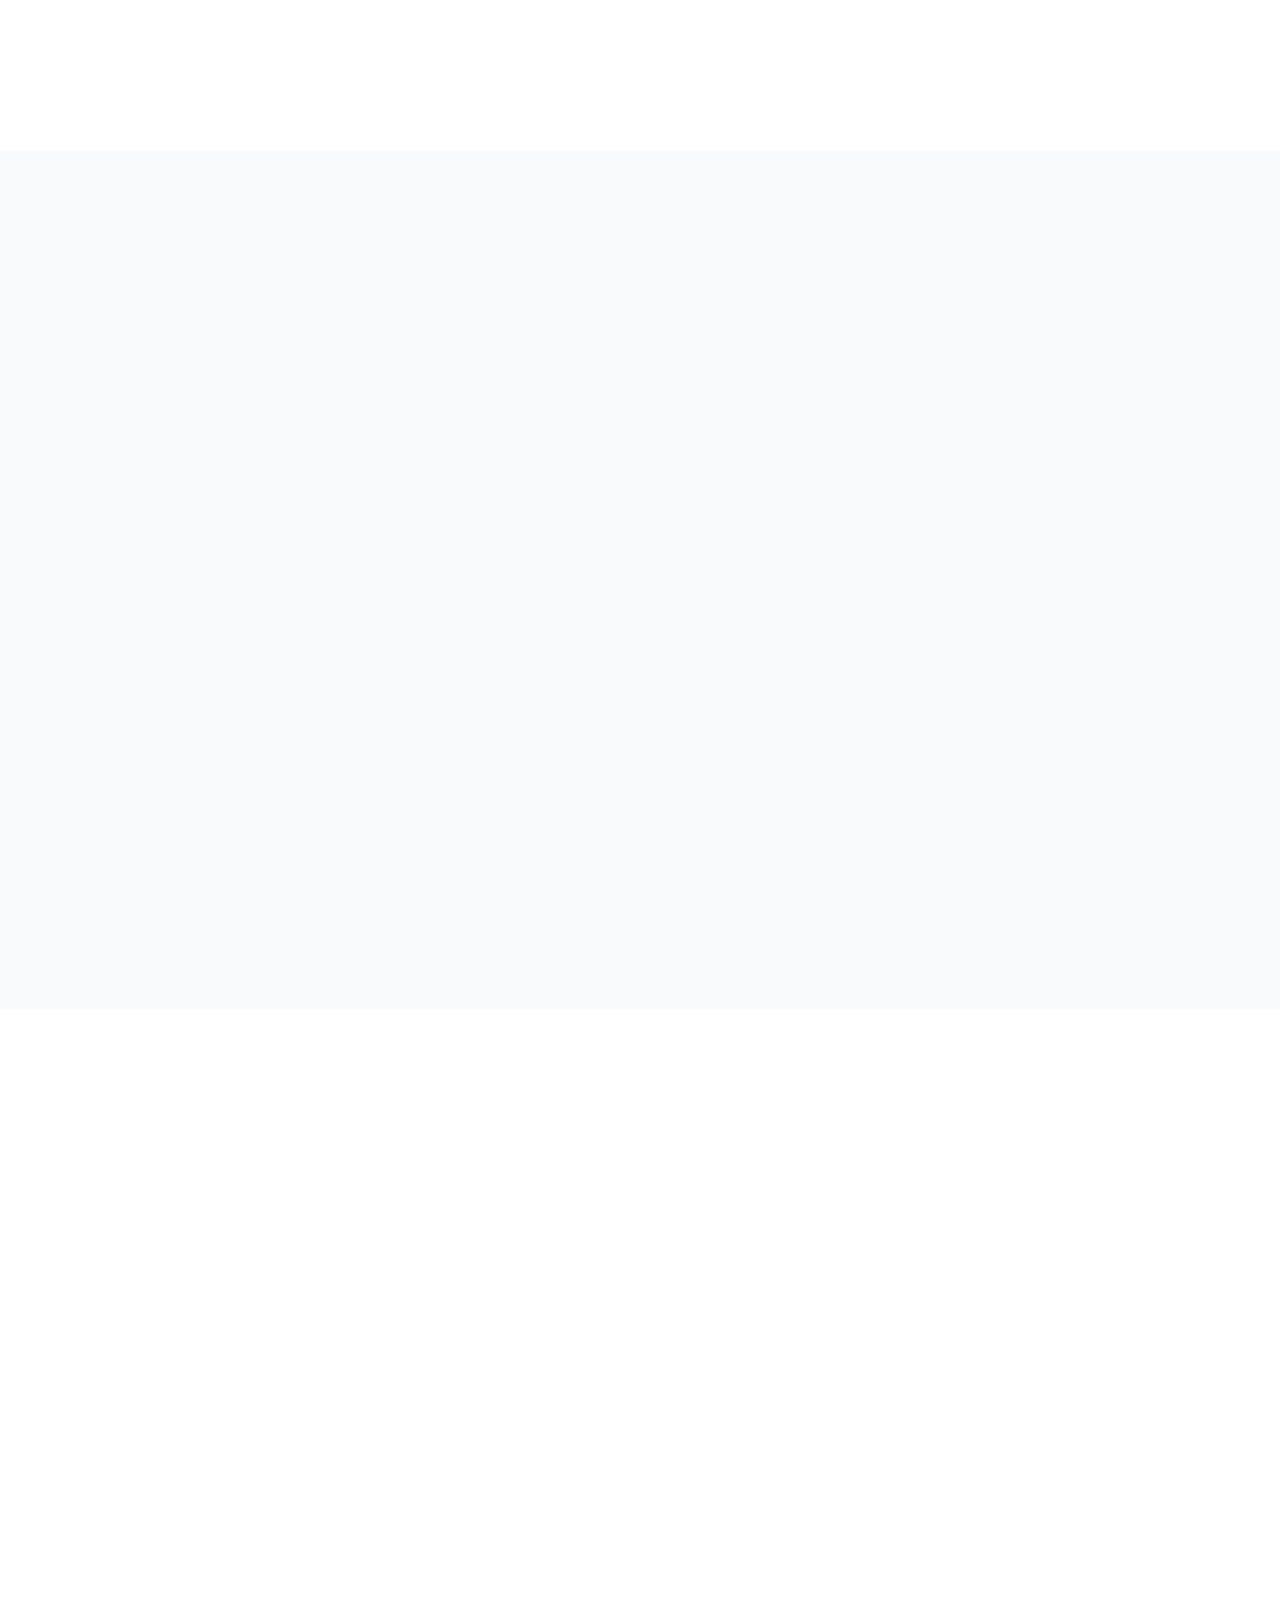
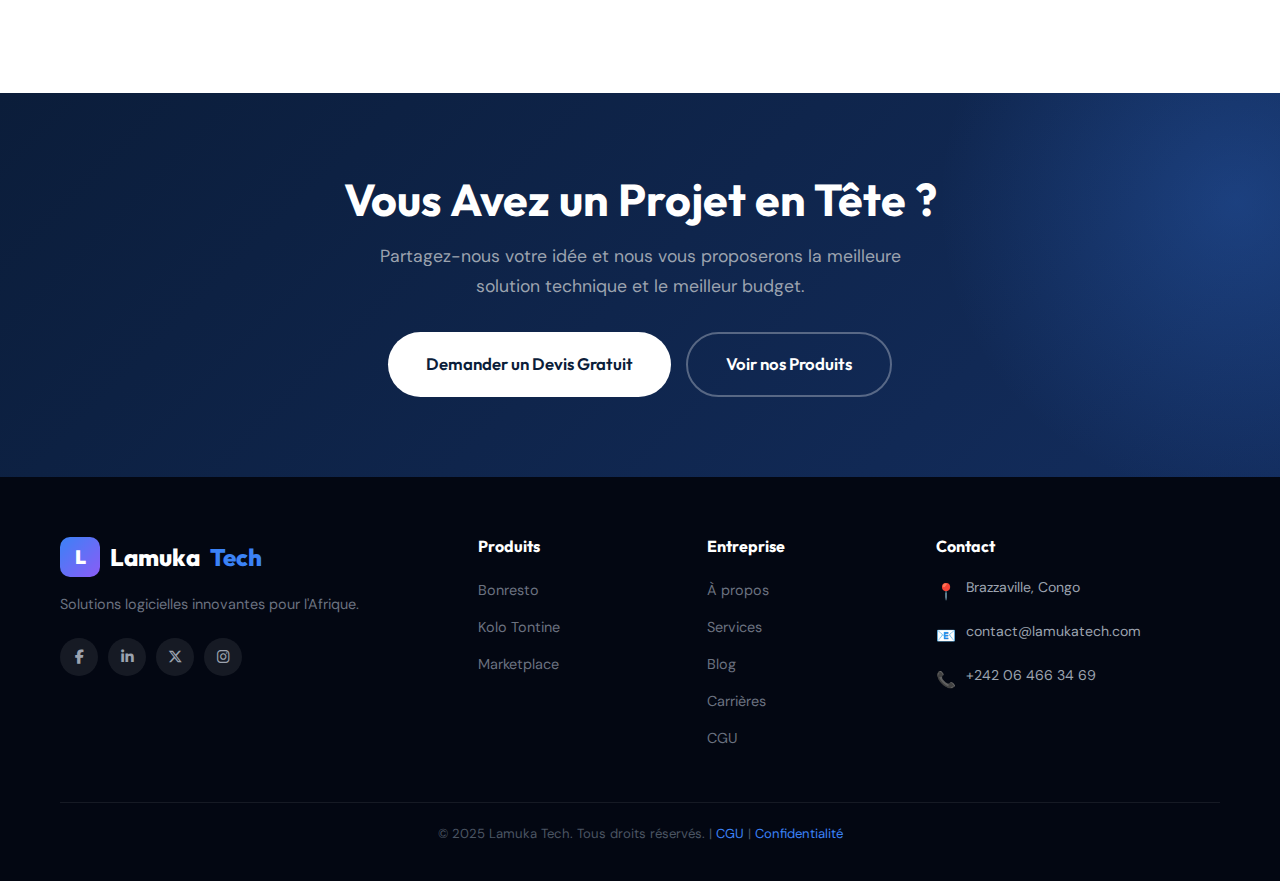
<file: services.html>
<!DOCTYPE html>
<html lang="fr">
<head>
  <meta charset="UTF-8">
  <meta name="viewport" content="width=device-width, initial-scale=1.0">
  <title>Services | Lamuka Tech</title>
  <meta name="description" content="Lamuka Tech - Services de développement logiciel, mobile et web sur mesure pour l'Afrique.">
  <link rel="stylesheet" href="css/style.css">
  <link rel="stylesheet" href="https://cdnjs.cloudflare.com/ajax/libs/font-awesome/6.5.1/css/all.min.css">
</head>
<body>

  <div class="top-bar">
    <div class="container">
      <div class="top-bar-left">
        <a href="mailto:business@lamuka-tech.com"><i class="fas fa-envelope"></i> business@lamuka-tech.com</a>
        <a href="tel:+242064663469"><i class="fas fa-phone"></i> +242 06 466 34 69</a>
      </div>
      <div class="top-bar-right">
        <a href="#"><i class="fab fa-facebook-f"></i></a>
        <a href="#"><i class="fab fa-linkedin-in"></i></a>
        <a href="#"><i class="fab fa-x-twitter"></i></a>
        <a href="#"><i class="fab fa-instagram"></i></a>
      </div>
    </div>
  </div>

  <nav class="navbar">
    <div class="container">
      <a href="index.html" class="logo"><div class="logo-icon">L</div>Lamuka<span>Tech</span></a>
      <ul class="nav-links">
        <li><a href="index.html">Accueil</a></li>
        <li>
          <a href="products.html">Produits <span class="arrow">▼</span></a>
          <div class="dropdown">
            <a href="bonresto.html"><div class="drop-icon orange">🍽️</div><div class="drop-text"><strong>Bonresto</strong><span>Gestion de restaurant</span></div></a>
            <a href="kolo.html"><div class="drop-icon green">💰</div><div class="drop-text"><strong>Kolo</strong><span>Tontine digitale</span></div></a>
            <a href="marketplace.html"><div class="drop-icon purple">🛒</div><div class="drop-text"><strong>Marketplace</strong><span>E-commerce multi-vendeurs</span></div></a>
          </div>
        </li>
        <li><a href="services.html" class="active">Services</a></li>
        <li><a href="about.html">À propos</a></li>
        <li><a href="blog.html">Blog</a></li>
        <li><a href="contact.html">Contact</a></li>
      </ul>
      <a href="contact.html" class="btn btn-primary btn-sm nav-cta">Demander un devis</a>
      <button class="menu-toggle" aria-label="Menu"><span></span><span></span><span></span></button>
    </div>
  </nav>

  <section class="page-header">
    <h1>Nos Services</h1>
    <div class="breadcrumb"><a href="index.html">Accueil</a> / <span>Services</span></div>
  </section>

  <!-- Main Services -->
  <section class="section">
    <div class="container">
      <div class="section-header fade-in">
        <span class="label">Ce que nous offrons</span>
        <h2>Des Solutions Technologiques Complètes</h2>
        <p>De l'idée à la mise en production, nous vous accompagnons à chaque étape de votre transformation digitale.</p>
      </div>

      <div class="services-grid">
        <div class="service-card fade-in">
          <div class="service-card-img bg-1">💻</div>
          <div class="service-card-body">
            <h3>Développement Logiciel Sur Mesure</h3>
            <p>Nous concevons des logiciels personnalisés qui répondent exactement à vos besoins. ERP, CRM, systèmes de gestion — nous construisons ce dont votre entreprise a besoin pour croître.</p>
            <a href="contact.html" class="card-link">Demander un devis →</a>
          </div>
        </div>

        <div class="service-card fade-in">
          <div class="service-card-img bg-2">📱</div>
          <div class="service-card-body">
            <h3>Développement d'Applications Mobiles</h3>
            <p>Applications Android et iOS développées avec React Native. Nous créons des applications performantes avec intégration Mobile Money, géolocalisation et notifications push.</p>
            <a href="contact.html" class="card-link">Demander un devis →</a>
          </div>
        </div>

        <div class="service-card fade-in">
          <div class="service-card-img bg-3">🌐</div>
          <div class="service-card-body">
            <h3>Développement Web</h3>
            <p>Sites vitrine, e-commerce, applications web — nous développons des plateformes modernes, rapides et optimisées pour le SEO avec les dernières technologies.</p>
            <a href="contact.html" class="card-link">Demander un devis →</a>
          </div>
        </div>

        <div class="service-card fade-in">
          <div class="service-card-img bg-4">🎨</div>
          <div class="service-card-body">
            <h3>Design UI/UX</h3>
            <p>Nous créons des interfaces utilisateur intuitives et esthétiques. Nos designs sont pensés pour le marché africain avec une attention particulière à l'expérience mobile.</p>
            <a href="contact.html" class="card-link">Demander un devis →</a>
          </div>
        </div>

        <div class="service-card fade-in">
          <div class="service-card-img bg-5">💳</div>
          <div class="service-card-body">
            <h3>Intégration Paiement Mobile Money</h3>
            <p>Spécialistes de l'intégration des systèmes de paiement africains : Airtel Money, MTN Mobile Money, Orange Money. Nous connectons vos applications aux moyens de paiement locaux.</p>
            <a href="contact.html" class="card-link">Demander un devis →</a>
          </div>
        </div>

        <div class="service-card fade-in">
          <div class="service-card-img bg-1">🔧</div>
          <div class="service-card-body">
            <h3>Maintenance & Support</h3>
            <p>Nous assurons la maintenance continue de vos applications avec un support technique réactif. Mises à jour régulières, monitoring et résolution rapide des incidents.</p>
            <a href="contact.html" class="card-link">Demander un devis →</a>
          </div>
        </div>
      </div>
    </div>
  </section>

  <!-- Process -->
  <section class="section section-gray">
    <div class="container">
      <div class="section-header fade-in">
        <span class="label">Notre processus</span>
        <h2>Comment Nous Travaillons</h2>
        <p>Un processus clair et transparent pour garantir le succès de votre projet.</p>
      </div>

      <div class="features-grid">
        <div class="feature-card fade-in" style="text-align:center;">
          <div class="feat-icon" style="background:rgba(59,130,246,0.1);color:#3b82f6;margin:0 auto 15px;font-size:1.8rem;">1️⃣</div>
          <h4>Consultation</h4>
          <p>Nous analysons vos besoins et définissons ensemble la meilleure stratégie pour votre projet digital.</p>
        </div>
        <div class="feature-card fade-in" style="text-align:center;">
          <div class="feat-icon" style="background:rgba(249,115,22,0.1);color:#f97316;margin:0 auto 15px;font-size:1.8rem;">2️⃣</div>
          <h4>Design & Prototypage</h4>
          <p>Nous concevons les maquettes et prototypes interactifs pour valider le concept avant le développement.</p>
        </div>
        <div class="feature-card fade-in" style="text-align:center;">
          <div class="feat-icon" style="background:rgba(16,185,129,0.1);color:#10b981;margin:0 auto 15px;font-size:1.8rem;">3️⃣</div>
          <h4>Développement</h4>
          <p>Notre équipe développe votre solution avec les meilleures pratiques et technologies modernes.</p>
        </div>
        <div class="feature-card fade-in" style="text-align:center;">
          <div class="feat-icon" style="background:rgba(139,92,246,0.1);color:#8b5cf6;margin:0 auto 15px;font-size:1.8rem;">4️⃣</div>
          <h4>Tests & Lancement</h4>
          <p>Tests rigoureux, corrections et mise en production. Nous restons à vos côtés après le lancement.</p>
        </div>
      </div>
    </div>
  </section>

  <!-- Technologies -->
  <section class="section">
    <div class="container">
      <div class="section-header fade-in">
        <span class="label">Technologies</span>
        <h2>Notre Stack Technique</h2>
        <p>Nous utilisons les technologies les plus modernes pour construire des solutions robustes et performantes.</p>
      </div>
      <div class="industries-grid">
        <div class="industry-card fade-in"><div class="ind-icon">⚛️</div><h4>React Native</h4></div>
        <div class="industry-card fade-in"><div class="ind-icon">🟢</div><h4>Node.js</h4></div>
        <div class="industry-card fade-in"><div class="ind-icon">🐘</div><h4>PostgreSQL</h4></div>
        <div class="industry-card fade-in"><div class="ind-icon">🔺</div><h4>Prisma</h4></div>
        <div class="industry-card fade-in"><div class="ind-icon">⚡</div><h4>Express.js</h4></div>
        <div class="industry-card fade-in"><div class="ind-icon">🔵</div><h4>TypeScript</h4></div>
        <div class="industry-card fade-in"><div class="ind-icon">🎨</div><h4>Figma</h4></div>
        <div class="industry-card fade-in"><div class="ind-icon">☁️</div><h4>Cloud</h4></div>
      </div>
    </div>
  </section>

  <!-- CTA -->
  <section class="cta-section">
    <div class="container">
      <h2>Vous Avez un Projet en Tête ?</h2>
      <p>Partagez-nous votre idée et nous vous proposerons la meilleure solution technique et le meilleur budget.</p>
      <div class="cta-buttons">
        <a href="contact.html" class="btn btn-white btn-lg">Demander un Devis Gratuit</a>
        <a href="products.html" class="btn btn-secondary btn-lg">Voir nos Produits</a>
      </div>
    </div>
  </section>

  <footer class="footer">
    <div class="container">
      <div class="footer-grid">
        <div class="footer-about">
          <a href="index.html" class="logo"><div class="logo-icon">L</div>Lamuka<span>Tech</span></a>
          <p>Solutions logicielles innovantes pour l'Afrique.</p>
          <div class="footer-social">
            <a href="#"><i class="fab fa-facebook-f"></i></a><a href="#"><i class="fab fa-linkedin-in"></i></a><a href="#"><i class="fab fa-x-twitter"></i></a><a href="#"><i class="fab fa-instagram"></i></a>
          </div>
        </div>
        <div><h4>Produits</h4><ul class="footer-links"><li><a href="bonresto.html">Bonresto</a></li><li><a href="kolo.html">Kolo Tontine</a></li><li><a href="marketplace.html">Marketplace</a></li></ul></div>
        <div><h4>Entreprise</h4><ul class="footer-links"><li><a href="about.html">À propos</a></li><li><a href="services.html">Services</a></li><li><a href="blog.html">Blog</a></li><li><a href="career.html">Carrières</a></li><li><a href="terms.html">CGU</a></li></ul></div>
        <div><h4>Contact</h4><ul class="footer-contact"><li><span class="fc-icon">📍</span><span>Brazzaville, Congo</span></li><li><span class="fc-icon">📧</span><span>contact@lamukatech.com</span></li><li><span class="fc-icon">📞</span><span>+242 06 466 34 69</span></li></ul></div>
      </div>
      <div class="footer-bottom"><p>© 2025 Lamuka Tech. Tous droits réservés. | <a href="terms.html">CGU</a> | <a href="privacy.html">Confidentialité</a></p></div>
    </div>
  </footer>

  <a href="https://wa.me/242064663469" class="whatsapp-float" target="_blank"><i class="fab fa-whatsapp"></i></a>
  <script src="js/main.js"></script>
  <script src="js/chatbot.js"></script>
</body>
</html>
</file>
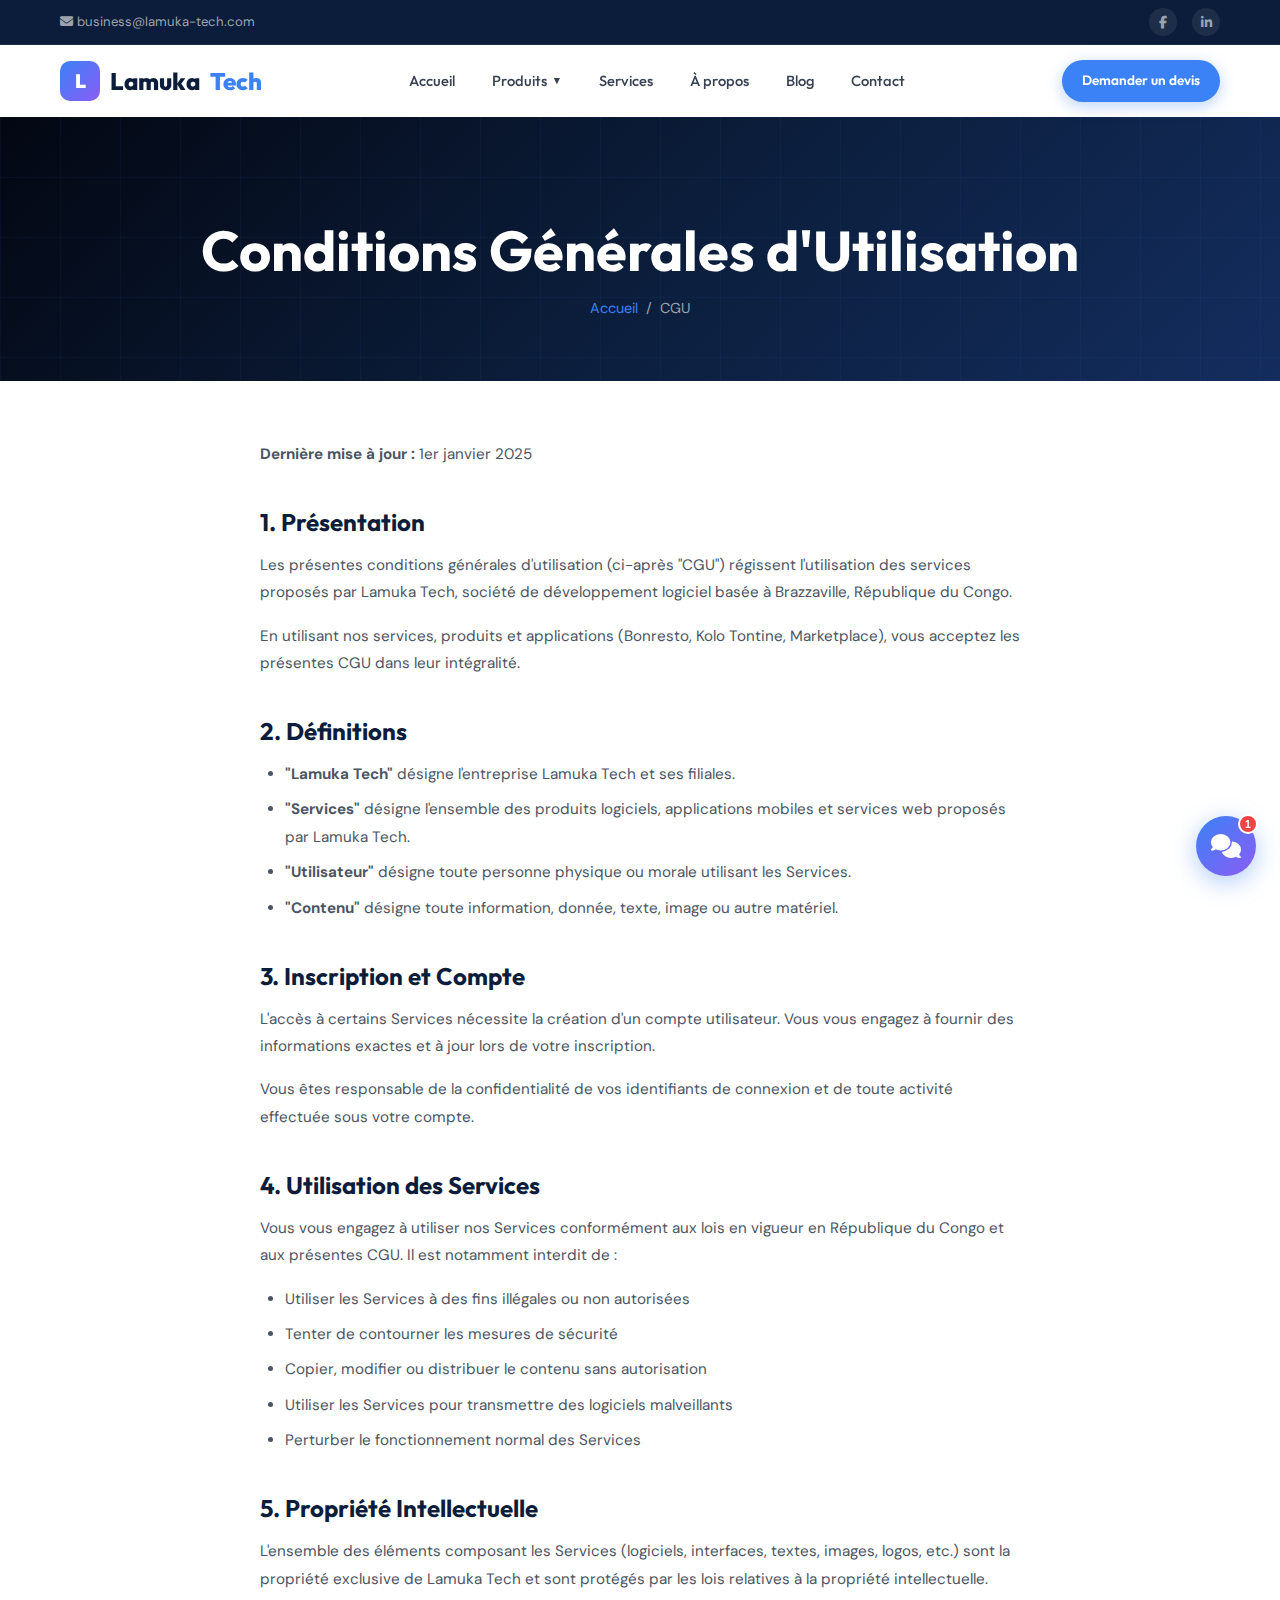
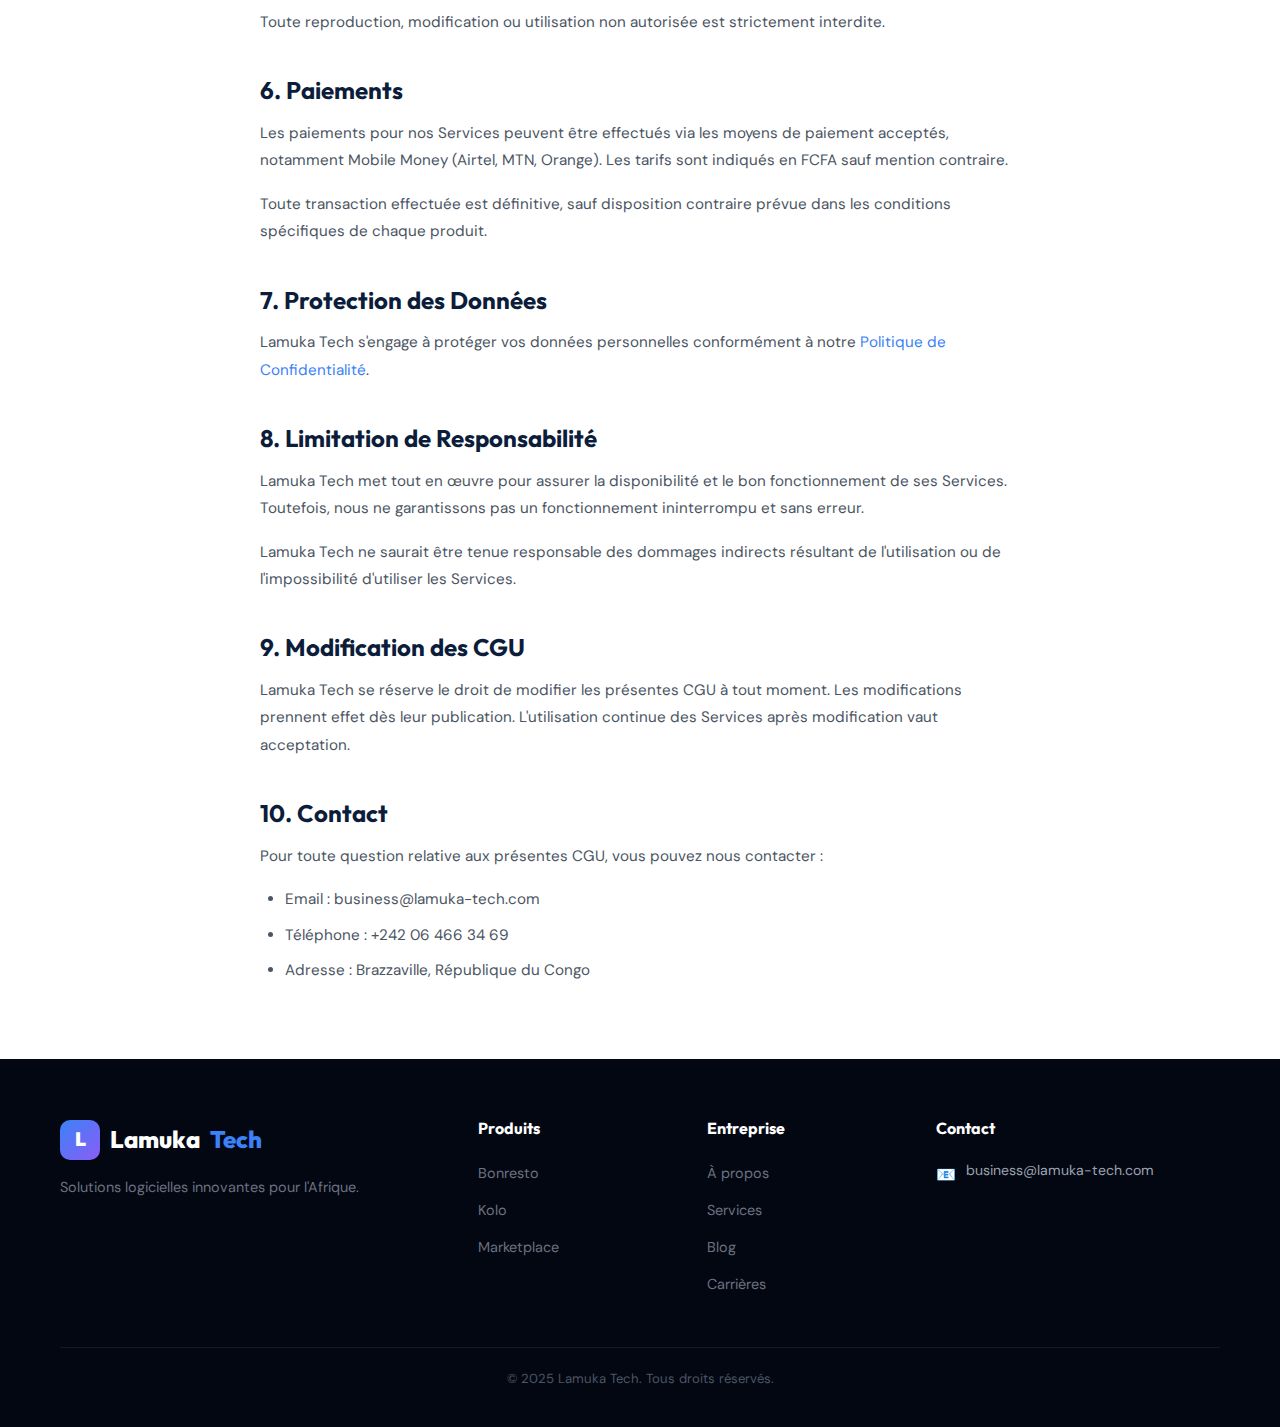
<file: terms.html>
<!DOCTYPE html>
<html lang="fr">
<head>
  <meta charset="UTF-8">
  <meta name="viewport" content="width=device-width, initial-scale=1.0">
  <title>Conditions Générales d'Utilisation | Lamuka Tech</title>
  <link rel="stylesheet" href="css/style.css">
  <link rel="stylesheet" href="https://cdnjs.cloudflare.com/ajax/libs/font-awesome/6.5.1/css/all.min.css">
</head>
<body>

  <div class="top-bar"><div class="container"><div class="top-bar-left"><a href="mailto:business@lamuka-tech.com"><i class="fas fa-envelope"></i> business@lamuka-tech.com</a></div><div class="top-bar-right"><a href="#"><i class="fab fa-facebook-f"></i></a><a href="#"><i class="fab fa-linkedin-in"></i></a></div></div></div>

  <nav class="navbar">
    <div class="container">
      <a href="index.html" class="logo"><div class="logo-icon">L</div>Lamuka<span>Tech</span></a>
      <ul class="nav-links">
        <li><a href="index.html">Accueil</a></li>
        <li><a href="products.html">Produits <span class="arrow">▼</span></a><div class="dropdown"><a href="bonresto.html"><div class="drop-icon orange">🍽️</div><div class="drop-text"><strong>Bonresto</strong><span>Gestion de restaurant</span></div></a><a href="kolo.html"><div class="drop-icon green">💰</div><div class="drop-text"><strong>Kolo</strong><span>Tontine digitale</span></div></a><a href="marketplace.html"><div class="drop-icon purple">🛒</div><div class="drop-text"><strong>Marketplace</strong><span>E-commerce multi-vendeurs</span></div></a></div></li>
        <li><a href="services.html">Services</a></li>
        <li><a href="about.html">À propos</a></li>
        <li><a href="blog.html">Blog</a></li>
        <li><a href="contact.html">Contact</a></li>
      </ul>
      <a href="contact.html" class="btn btn-primary btn-sm nav-cta">Demander un devis</a>
      <button class="menu-toggle" aria-label="Menu"><span></span><span></span><span></span></button>
    </div>
  </nav>

  <section class="page-header">
    <h1>Conditions Générales d'Utilisation</h1>
    <div class="breadcrumb"><a href="index.html">Accueil</a> / <span>CGU</span></div>
  </section>

  <div class="legal-content">
    <p><strong>Dernière mise à jour :</strong> 1er janvier 2025</p>

    <h2>1. Présentation</h2>
    <p>Les présentes conditions générales d'utilisation (ci-après "CGU") régissent l'utilisation des services proposés par Lamuka Tech, société de développement logiciel basée à Brazzaville, République du Congo.</p>
    <p>En utilisant nos services, produits et applications (Bonresto, Kolo Tontine, Marketplace), vous acceptez les présentes CGU dans leur intégralité.</p>

    <h2>2. Définitions</h2>
    <ul>
      <li><strong>"Lamuka Tech"</strong> désigne l'entreprise Lamuka Tech et ses filiales.</li>
      <li><strong>"Services"</strong> désigne l'ensemble des produits logiciels, applications mobiles et services web proposés par Lamuka Tech.</li>
      <li><strong>"Utilisateur"</strong> désigne toute personne physique ou morale utilisant les Services.</li>
      <li><strong>"Contenu"</strong> désigne toute information, donnée, texte, image ou autre matériel.</li>
    </ul>

    <h2>3. Inscription et Compte</h2>
    <p>L'accès à certains Services nécessite la création d'un compte utilisateur. Vous vous engagez à fournir des informations exactes et à jour lors de votre inscription.</p>
    <p>Vous êtes responsable de la confidentialité de vos identifiants de connexion et de toute activité effectuée sous votre compte.</p>

    <h2>4. Utilisation des Services</h2>
    <p>Vous vous engagez à utiliser nos Services conformément aux lois en vigueur en République du Congo et aux présentes CGU. Il est notamment interdit de :</p>
    <ul>
      <li>Utiliser les Services à des fins illégales ou non autorisées</li>
      <li>Tenter de contourner les mesures de sécurité</li>
      <li>Copier, modifier ou distribuer le contenu sans autorisation</li>
      <li>Utiliser les Services pour transmettre des logiciels malveillants</li>
      <li>Perturber le fonctionnement normal des Services</li>
    </ul>

    <h2>5. Propriété Intellectuelle</h2>
    <p>L'ensemble des éléments composant les Services (logiciels, interfaces, textes, images, logos, etc.) sont la propriété exclusive de Lamuka Tech et sont protégés par les lois relatives à la propriété intellectuelle.</p>
    <p>Toute reproduction, modification ou utilisation non autorisée est strictement interdite.</p>

    <h2>6. Paiements</h2>
    <p>Les paiements pour nos Services peuvent être effectués via les moyens de paiement acceptés, notamment Mobile Money (Airtel, MTN, Orange). Les tarifs sont indiqués en FCFA sauf mention contraire.</p>
    <p>Toute transaction effectuée est définitive, sauf disposition contraire prévue dans les conditions spécifiques de chaque produit.</p>

    <h2>7. Protection des Données</h2>
    <p>Lamuka Tech s'engage à protéger vos données personnelles conformément à notre <a href="privacy.html" style="color:var(--accent);">Politique de Confidentialité</a>.</p>

    <h2>8. Limitation de Responsabilité</h2>
    <p>Lamuka Tech met tout en œuvre pour assurer la disponibilité et le bon fonctionnement de ses Services. Toutefois, nous ne garantissons pas un fonctionnement ininterrompu et sans erreur.</p>
    <p>Lamuka Tech ne saurait être tenue responsable des dommages indirects résultant de l'utilisation ou de l'impossibilité d'utiliser les Services.</p>

    <h2>9. Modification des CGU</h2>
    <p>Lamuka Tech se réserve le droit de modifier les présentes CGU à tout moment. Les modifications prennent effet dès leur publication. L'utilisation continue des Services après modification vaut acceptation.</p>

    <h2>10. Contact</h2>
    <p>Pour toute question relative aux présentes CGU, vous pouvez nous contacter :</p>
    <ul>
      <li>Email : business@lamuka-tech.com</li>
      <li>Téléphone : +242 06 466 34 69</li>
      <li>Adresse : Brazzaville, République du Congo</li>
    </ul>
  </div>

  <footer class="footer">
    <div class="container">
      <div class="footer-grid">
        <div class="footer-about"><a href="index.html" class="logo"><div class="logo-icon">L</div>Lamuka<span>Tech</span></a><p>Solutions logicielles innovantes pour l'Afrique.</p></div>
        <div><h4>Produits</h4><ul class="footer-links"><li><a href="bonresto.html">Bonresto</a></li><li><a href="kolo.html">Kolo</a></li><li><a href="marketplace.html">Marketplace</a></li></ul></div>
        <div><h4>Entreprise</h4><ul class="footer-links"><li><a href="about.html">À propos</a></li><li><a href="services.html">Services</a></li><li><a href="blog.html">Blog</a></li><li><a href="career.html">Carrières</a></li></ul></div>
        <div><h4>Contact</h4><ul class="footer-contact"><li><span class="fc-icon">📧</span><span>business@lamuka-tech.com</span></li></ul></div>
      </div>
      <div class="footer-bottom"><p>© 2025 Lamuka Tech. Tous droits réservés.</p></div>
    </div>
  </footer>

  <a href="https://wa.me/242060000000" class="whatsapp-float" target="_blank"><i class="fab fa-whatsapp"></i></a>
  <script src="js/main.js"></script>
  <script src="js/chatbot.js"></script>
</body>
</html>
</file>
<file: css/style.css>
/* ========================================
   LAMUKA TECH - Main Stylesheet
   ======================================== */

/* Google Fonts */
@import url('https://fonts.googleapis.com/css2?family=Outfit:wght@300;400;500;600;700;800;900&family=DM+Sans:ital,wght@0,300;0,400;0,500;0,600;0,700;1,400&display=swap');

/* ---- CSS Variables ---- */
:root {
  --primary: #0b1d3a;
  --primary-light: #132d5e;
  --accent: #3b82f6;
  --accent-hover: #2563eb;
  --accent-glow: rgba(59, 130, 246, 0.25);
  --orange: #f97316;
  --orange-hover: #ea580c;
  --green: #10b981;
  --purple: #8b5cf6;
  --dark: #030712;
  --gray-900: #111827;
  --gray-800: #1f2937;
  --gray-700: #374151;
  --gray-600: #4b5563;
  --gray-500: #6b7280;
  --gray-400: #9ca3af;
  --gray-300: #d1d5db;
  --gray-200: #e5e7eb;
  --gray-100: #f3f4f6;
  --gray-50: #f9fafb;
  --white: #ffffff;
  --font-display: 'Outfit', sans-serif;
  --font-body: 'DM Sans', sans-serif;
  --shadow-sm: 0 1px 2px rgba(0,0,0,0.05);
  --shadow-md: 0 4px 6px -1px rgba(0,0,0,0.1), 0 2px 4px -2px rgba(0,0,0,0.1);
  --shadow-lg: 0 10px 15px -3px rgba(0,0,0,0.1), 0 4px 6px -4px rgba(0,0,0,0.1);
  --shadow-xl: 0 20px 25px -5px rgba(0,0,0,0.1), 0 8px 10px -6px rgba(0,0,0,0.1);
  --shadow-glow: 0 0 30px rgba(59,130,246,0.15);
  --radius-sm: 6px;
  --radius-md: 10px;
  --radius-lg: 16px;
  --radius-xl: 24px;
  --radius-full: 9999px;
  --transition: all 0.3s cubic-bezier(0.4, 0, 0.2, 1);
}

/* ---- Reset & Base ---- */
*, *::before, *::after {
  margin: 0;
  padding: 0;
  box-sizing: border-box;
}

html {
  scroll-behavior: smooth;
  font-size: 16px;
}

body {
  font-family: var(--font-body);
  color: var(--gray-700);
  background: var(--white);
  line-height: 1.7;
  overflow-x: hidden;
}

a {
  text-decoration: none;
  color: inherit;
  transition: var(--transition);
}

ul { list-style: none; }

img {
  max-width: 100%;
  height: auto;
  display: block;
}

h1, h2, h3, h4, h5, h6 {
  font-family: var(--font-display);
  font-weight: 700;
  line-height: 1.2;
  color: var(--primary);
}

h1 { font-size: clamp(2.2rem, 5vw, 3.5rem); }
h2 { font-size: clamp(1.8rem, 4vw, 2.8rem); }
h3 { font-size: clamp(1.2rem, 2.5vw, 1.5rem); }
h4 { font-size: 1.15rem; }

p { margin-bottom: 1rem; }

.container {
  width: 100%;
  max-width: 1200px;
  margin: 0 auto;
  padding: 0 20px;
}

.section {
  padding: 80px 0;
}

.section-dark {
  background: var(--primary);
  color: var(--white);
}

.section-dark h2, .section-dark h3, .section-dark h4 {
  color: var(--white);
}

.section-gray {
  background: var(--gray-50);
}

.section-header {
  text-align: center;
  max-width: 650px;
  margin: 0 auto 50px;
}

.section-header .label {
  display: inline-block;
  font-family: var(--font-display);
  font-size: 0.85rem;
  font-weight: 600;
  color: var(--accent);
  text-transform: uppercase;
  letter-spacing: 2px;
  margin-bottom: 10px;
}

.section-header h2 {
  margin-bottom: 15px;
}

.section-header p {
  color: var(--gray-500);
  font-size: 1.05rem;
}

/* ---- Buttons ---- */
.btn {
  display: inline-flex;
  align-items: center;
  justify-content: center;
  gap: 8px;
  padding: 13px 30px;
  border-radius: var(--radius-full);
  font-family: var(--font-display);
  font-weight: 600;
  font-size: 0.95rem;
  cursor: pointer;
  border: none;
  transition: var(--transition);
  white-space: nowrap;
}

.btn-primary {
  background: var(--accent);
  color: var(--white);
  box-shadow: 0 4px 15px rgba(59,130,246,0.35);
}

.btn-primary:hover {
  background: var(--accent-hover);
  transform: translateY(-2px);
  box-shadow: 0 6px 20px rgba(59,130,246,0.45);
}

.btn-secondary {
  background: transparent;
  color: var(--white);
  border: 2px solid rgba(255,255,255,0.3);
}

.btn-secondary:hover {
  background: rgba(255,255,255,0.1);
  border-color: var(--white);
}

.btn-outline {
  background: transparent;
  color: var(--accent);
  border: 2px solid var(--accent);
}

.btn-outline:hover {
  background: var(--accent);
  color: var(--white);
}

.btn-orange {
  background: var(--orange);
  color: var(--white);
  box-shadow: 0 4px 15px rgba(249,115,22,0.35);
}

.btn-orange:hover {
  background: var(--orange-hover);
  transform: translateY(-2px);
}

.btn-white {
  background: var(--white);
  color: var(--primary);
}

.btn-white:hover {
  transform: translateY(-2px);
  box-shadow: var(--shadow-lg);
}

.btn-sm {
  padding: 9px 20px;
  font-size: 0.85rem;
}

.btn-lg {
  padding: 16px 38px;
  font-size: 1.05rem;
}

/* ---- Top Bar ---- */
.top-bar {
  background: var(--primary);
  color: var(--gray-400);
  padding: 8px 0;
  font-size: 0.82rem;
  border-bottom: 1px solid rgba(255,255,255,0.08);
}

.top-bar .container {
  display: flex;
  justify-content: space-between;
  align-items: center;
}

.top-bar a {
  color: var(--gray-400);
}

.top-bar a:hover {
  color: var(--accent);
}

.top-bar-left {
  display: flex;
  gap: 20px;
  align-items: center;
}

.top-bar-right {
  display: flex;
  gap: 15px;
  align-items: center;
}

.top-bar-right a {
  width: 28px;
  height: 28px;
  display: flex;
  align-items: center;
  justify-content: center;
  border-radius: 50%;
  background: rgba(255,255,255,0.08);
  font-size: 0.8rem;
}

.top-bar-right a:hover {
  background: var(--accent);
  color: var(--white);
}

/* ---- Navbar ---- */
.navbar {
  background: var(--white);
  padding: 0;
  position: sticky;
  top: 0;
  z-index: 1000;
  box-shadow: var(--shadow-sm);
  transition: var(--transition);
}

.navbar.scrolled {
  box-shadow: var(--shadow-md);
}

.navbar .container {
  display: flex;
  align-items: center;
  justify-content: space-between;
  height: 72px;
}

.logo {
  display: flex;
  align-items: center;
  gap: 10px;
  font-family: var(--font-display);
  font-weight: 800;
  font-size: 1.5rem;
  color: var(--primary);
}

.logo-icon {
  width: 40px;
  height: 40px;
  background: linear-gradient(135deg, var(--accent), var(--purple));
  border-radius: var(--radius-md);
  display: flex;
  align-items: center;
  justify-content: center;
  color: var(--white);
  font-weight: 900;
  font-size: 1.2rem;
}

.logo span {
  color: var(--accent);
}

.nav-links {
  display: flex;
  align-items: center;
  gap: 5px;
}

.nav-links > li {
  position: relative;
}

.nav-links > li > a {
  display: flex;
  align-items: center;
  gap: 5px;
  padding: 10px 16px;
  font-family: var(--font-display);
  font-weight: 500;
  font-size: 0.92rem;
  color: var(--gray-700);
  border-radius: var(--radius-md);
}

.nav-links > li > a:hover,
.nav-links > li > a.active {
  color: var(--accent);
  background: rgba(59,130,246,0.06);
}

.nav-links > li > a .arrow {
  font-size: 0.65rem;
  transition: var(--transition);
}

.nav-links > li:hover > a .arrow {
  transform: rotate(180deg);
}

/* Dropdown */
.dropdown {
  position: absolute;
  top: 100%;
  left: 0;
  min-width: 250px;
  background: var(--white);
  border-radius: var(--radius-lg);
  box-shadow: var(--shadow-xl);
  padding: 10px;
  opacity: 0;
  visibility: hidden;
  transform: translateY(10px);
  transition: var(--transition);
  border: 1px solid var(--gray-200);
  z-index: 100;
}

.nav-links > li:hover .dropdown {
  opacity: 1;
  visibility: visible;
  transform: translateY(0);
}

.dropdown a {
  display: flex;
  align-items: center;
  gap: 12px;
  padding: 10px 14px;
  border-radius: var(--radius-md);
  font-size: 0.9rem;
  color: var(--gray-700);
}

.dropdown a:hover {
  background: var(--gray-50);
  color: var(--accent);
}

.dropdown a .drop-icon {
  width: 36px;
  height: 36px;
  border-radius: var(--radius-sm);
  display: flex;
  align-items: center;
  justify-content: center;
  font-size: 1rem;
  flex-shrink: 0;
}

.drop-icon.blue { background: rgba(59,130,246,0.1); color: var(--accent); }
.drop-icon.orange { background: rgba(249,115,22,0.1); color: var(--orange); }
.drop-icon.green { background: rgba(16,185,129,0.1); color: var(--green); }
.drop-icon.purple { background: rgba(139,92,246,0.1); color: var(--purple); }

.dropdown a .drop-text strong {
  display: block;
  font-weight: 600;
  font-size: 0.9rem;
}

.dropdown a .drop-text span {
  font-size: 0.78rem;
  color: var(--gray-500);
}

.nav-cta {
  margin-left: 10px;
}

/* Mobile Menu */
.menu-toggle {
  display: none;
  flex-direction: column;
  gap: 5px;
  cursor: pointer;
  padding: 5px;
  background: none;
  border: none;
}

.menu-toggle span {
  width: 24px;
  height: 2.5px;
  background: var(--primary);
  border-radius: 2px;
  transition: var(--transition);
}

/* ---- Hero Section ---- */
.hero {
  position: relative;
  background: linear-gradient(135deg, var(--dark) 0%, var(--primary) 50%, var(--primary-light) 100%);
  padding: 100px 0 80px;
  overflow: hidden;
  min-height: 90vh;
  display: flex;
  align-items: center;
}

.hero::before {
  content: '';
  position: absolute;
  top: -50%;
  right: -20%;
  width: 800px;
  height: 800px;
  background: radial-gradient(circle, var(--accent-glow) 0%, transparent 70%);
  border-radius: 50%;
  animation: pulse-glow 4s ease-in-out infinite;
}

.hero::after {
  content: '';
  position: absolute;
  bottom: -30%;
  left: -10%;
  width: 600px;
  height: 600px;
  background: radial-gradient(circle, rgba(139,92,246,0.12) 0%, transparent 70%);
  border-radius: 50%;
  animation: pulse-glow 5s ease-in-out infinite reverse;
}

@keyframes pulse-glow {
  0%, 100% { opacity: 0.5; transform: scale(1); }
  50% { opacity: 1; transform: scale(1.1); }
}

/* Grid pattern overlay */
.hero-grid {
  position: absolute;
  inset: 0;
  background-image:
    linear-gradient(rgba(59,130,246,0.05) 1px, transparent 1px),
    linear-gradient(90deg, rgba(59,130,246,0.05) 1px, transparent 1px);
  background-size: 60px 60px;
  opacity: 0.6;
}

.hero .container {
  position: relative;
  z-index: 2;
  display: grid;
  grid-template-columns: 1fr 1fr;
  gap: 60px;
  align-items: center;
}

.hero-content {
  animation: fadeInUp 0.8s ease;
}

.hero-badge {
  display: inline-flex;
  align-items: center;
  gap: 8px;
  background: rgba(59,130,246,0.15);
  border: 1px solid rgba(59,130,246,0.25);
  color: var(--accent);
  padding: 6px 16px;
  border-radius: var(--radius-full);
  font-family: var(--font-display);
  font-size: 0.82rem;
  font-weight: 600;
  margin-bottom: 24px;
}

.hero-badge .dot {
  width: 7px;
  height: 7px;
  background: var(--green);
  border-radius: 50%;
  animation: blink 2s ease infinite;
}

@keyframes blink {
  0%, 100% { opacity: 1; }
  50% { opacity: 0.3; }
}

.hero h1 {
  color: var(--white);
  margin-bottom: 20px;
  font-weight: 800;
}

.hero h1 .highlight {
  background: linear-gradient(135deg, var(--accent), var(--purple));
  -webkit-background-clip: text;
  -webkit-text-fill-color: transparent;
  background-clip: text;
}

.hero-text {
  color: var(--gray-400);
  font-size: 1.1rem;
  margin-bottom: 35px;
  max-width: 500px;
}

.hero-buttons {
  display: flex;
  gap: 15px;
  flex-wrap: wrap;
  margin-bottom: 50px;
}

.hero-stats {
  display: flex;
  gap: 40px;
}

.hero-stat {
  text-align: center;
}

.hero-stat .number {
  display: block;
  font-family: var(--font-display);
  font-size: 2rem;
  font-weight: 800;
  color: var(--white);
}

.hero-stat .number span {
  color: var(--accent);
}

.hero-stat .label {
  font-size: 0.82rem;
  color: var(--gray-400);
}

.hero-visual {
  position: relative;
  animation: fadeInRight 0.8s ease 0.2s both;
}

.hero-card {
  background: rgba(255,255,255,0.05);
  backdrop-filter: blur(20px);
  border: 1px solid rgba(255,255,255,0.1);
  border-radius: var(--radius-xl);
  padding: 30px;
  position: relative;
}

.hero-card-header {
  display: flex;
  gap: 8px;
  margin-bottom: 20px;
}

.hero-card-header span {
  width: 12px;
  height: 12px;
  border-radius: 50%;
}

.hero-card-header span:nth-child(1) { background: #ef4444; }
.hero-card-header span:nth-child(2) { background: #eab308; }
.hero-card-header span:nth-child(3) { background: #22c55e; }

.hero-code {
  font-family: 'Courier New', monospace;
  font-size: 0.85rem;
  color: var(--gray-300);
  line-height: 2;
}

.hero-code .keyword { color: var(--purple); }
.hero-code .string { color: var(--green); }
.hero-code .func { color: var(--accent); }
.hero-code .comment { color: var(--gray-600); }

.floating-badge {
  position: absolute;
  background: var(--white);
  border-radius: var(--radius-lg);
  padding: 14px 20px;
  box-shadow: var(--shadow-xl);
  display: flex;
  align-items: center;
  gap: 10px;
  animation: float 3s ease-in-out infinite;
}

.floating-badge.badge-1 {
  top: -20px;
  right: -20px;
}

.floating-badge.badge-2 {
  bottom: 30px;
  left: -30px;
  animation-delay: 1.5s;
}

.floating-badge .fb-icon {
  width: 40px;
  height: 40px;
  border-radius: var(--radius-md);
  display: flex;
  align-items: center;
  justify-content: center;
  font-size: 1.2rem;
}

.floating-badge .fb-text {
  font-family: var(--font-display);
}

.floating-badge .fb-text strong {
  display: block;
  font-size: 0.9rem;
  color: var(--primary);
}

.floating-badge .fb-text span {
  font-size: 0.75rem;
  color: var(--gray-500);
}

@keyframes float {
  0%, 100% { transform: translateY(0); }
  50% { transform: translateY(-10px); }
}

@keyframes fadeInUp {
  from { opacity: 0; transform: translateY(30px); }
  to { opacity: 1; transform: translateY(0); }
}

@keyframes fadeInRight {
  from { opacity: 0; transform: translateX(30px); }
  to { opacity: 1; transform: translateX(0); }
}

/* ---- Stats Bar ---- */
.stats-bar {
  background: var(--white);
  padding: 40px 0;
  border-bottom: 1px solid var(--gray-200);
}

.stats-bar .container {
  display: grid;
  grid-template-columns: repeat(auto-fit, minmax(150px, 1fr));
  gap: 30px;
  text-align: center;
}

.stat-item .stat-number {
  font-family: var(--font-display);
  font-size: 2.5rem;
  font-weight: 800;
  color: var(--primary);
}

.stat-item .stat-number span {
  color: var(--accent);
}

.stat-item .stat-label {
  font-size: 0.9rem;
  color: var(--gray-500);
  margin-top: 4px;
}

/* ---- Products Section ---- */
.products-tabs {
  display: flex;
  justify-content: center;
  gap: 10px;
  margin-bottom: 40px;
  flex-wrap: wrap;
}

.tab-btn {
  padding: 10px 24px;
  border: 2px solid var(--gray-200);
  border-radius: var(--radius-full);
  font-family: var(--font-display);
  font-weight: 600;
  font-size: 0.88rem;
  color: var(--gray-600);
  cursor: pointer;
  background: var(--white);
  transition: var(--transition);
}

.tab-btn:hover,
.tab-btn.active {
  border-color: var(--accent);
  color: var(--accent);
  background: rgba(59,130,246,0.05);
}

.products-grid {
  display: grid;
  grid-template-columns: repeat(auto-fill, minmax(340px, 1fr));
  gap: 25px;
}

.product-card {
  background: var(--white);
  border: 1px solid var(--gray-200);
  border-radius: var(--radius-lg);
  padding: 30px;
  transition: var(--transition);
  position: relative;
  overflow: hidden;
}

.product-card::before {
  content: '';
  position: absolute;
  top: 0;
  left: 0;
  right: 0;
  height: 4px;
  background: linear-gradient(90deg, var(--accent), var(--purple));
  opacity: 0;
  transition: var(--transition);
}

.product-card:hover {
  transform: translateY(-5px);
  box-shadow: var(--shadow-xl);
  border-color: transparent;
}

.product-card:hover::before {
  opacity: 1;
}

.product-card-icon {
  width: 60px;
  height: 60px;
  border-radius: var(--radius-md);
  display: flex;
  align-items: center;
  justify-content: center;
  font-size: 1.8rem;
  margin-bottom: 20px;
}

.product-card h3 {
  margin-bottom: 8px;
}

.product-card p {
  color: var(--gray-500);
  font-size: 0.9rem;
  margin-bottom: 20px;
}

.product-card .card-tags {
  display: flex;
  flex-wrap: wrap;
  gap: 6px;
  margin-bottom: 20px;
}

.product-card .card-tags span {
  padding: 4px 12px;
  background: var(--gray-100);
  border-radius: var(--radius-full);
  font-size: 0.75rem;
  font-weight: 500;
  color: var(--gray-600);
}

.product-card .card-link {
  display: inline-flex;
  align-items: center;
  gap: 6px;
  font-family: var(--font-display);
  font-weight: 600;
  font-size: 0.9rem;
  color: var(--accent);
}

.product-card .card-link:hover {
  gap: 10px;
}

/* ---- About / Who We Are ---- */
.about-grid {
  display: grid;
  grid-template-columns: 1fr 1fr;
  gap: 60px;
  align-items: center;
}

.about-image {
  position: relative;
}

.about-image .main-img {
  border-radius: var(--radius-xl);
  background: linear-gradient(135deg, var(--accent), var(--purple));
  height: 450px;
  display: flex;
  align-items: center;
  justify-content: center;
  color: var(--white);
  font-size: 4rem;
}

.about-image .experience-badge {
  position: absolute;
  bottom: -20px;
  right: -20px;
  background: var(--orange);
  color: var(--white);
  padding: 20px 28px;
  border-radius: var(--radius-lg);
  text-align: center;
  box-shadow: var(--shadow-xl);
}

.about-image .experience-badge .number {
  font-family: var(--font-display);
  font-size: 2.5rem;
  font-weight: 800;
  display: block;
}

.about-image .experience-badge .text {
  font-size: 0.82rem;
  font-weight: 600;
}

.about-content .label {
  display: inline-block;
  font-family: var(--font-display);
  font-size: 0.85rem;
  font-weight: 600;
  color: var(--accent);
  text-transform: uppercase;
  letter-spacing: 2px;
  margin-bottom: 10px;
}

.about-content h2 {
  margin-bottom: 20px;
}

.about-content p {
  color: var(--gray-600);
  margin-bottom: 15px;
}

.about-features {
  display: grid;
  grid-template-columns: 1fr 1fr;
  gap: 15px;
  margin-top: 25px;
  margin-bottom: 30px;
}

.about-feature {
  display: flex;
  align-items: center;
  gap: 10px;
  font-family: var(--font-display);
  font-weight: 500;
  font-size: 0.9rem;
  color: var(--gray-700);
}

.about-feature .check {
  width: 24px;
  height: 24px;
  background: rgba(16,185,129,0.1);
  color: var(--green);
  border-radius: 50%;
  display: flex;
  align-items: center;
  justify-content: center;
  font-size: 0.75rem;
  flex-shrink: 0;
}

/* ---- Industries ---- */
.industries-grid {
  display: grid;
  grid-template-columns: repeat(auto-fill, minmax(160px, 1fr));
  gap: 20px;
}

.industry-card {
  text-align: center;
  padding: 30px 20px;
  background: var(--white);
  border: 1px solid var(--gray-200);
  border-radius: var(--radius-lg);
  transition: var(--transition);
}

.industry-card:hover {
  transform: translateY(-5px);
  box-shadow: var(--shadow-lg);
  border-color: var(--accent);
}

.industry-card .ind-icon {
  width: 55px;
  height: 55px;
  margin: 0 auto 12px;
  background: var(--gray-100);
  border-radius: var(--radius-md);
  display: flex;
  align-items: center;
  justify-content: center;
  font-size: 1.5rem;
  transition: var(--transition);
}

.industry-card:hover .ind-icon {
  background: rgba(59,130,246,0.1);
}

.industry-card h4 {
  font-size: 0.9rem;
  font-weight: 600;
}

/* ---- Services Section ---- */
.services-grid {
  display: grid;
  grid-template-columns: repeat(auto-fill, minmax(350px, 1fr));
  gap: 25px;
}

.service-card {
  background: var(--white);
  border-radius: var(--radius-lg);
  overflow: hidden;
  border: 1px solid var(--gray-200);
  transition: var(--transition);
}

.service-card:hover {
  transform: translateY(-5px);
  box-shadow: var(--shadow-xl);
}

.service-card-img {
  height: 200px;
  display: flex;
  align-items: center;
  justify-content: center;
  font-size: 3rem;
  position: relative;
  overflow: hidden;
}

.service-card-img.bg-1 { background: linear-gradient(135deg, #1e40af, #3b82f6); }
.service-card-img.bg-2 { background: linear-gradient(135deg, #7c3aed, #a78bfa); }
.service-card-img.bg-3 { background: linear-gradient(135deg, #059669, #34d399); }
.service-card-img.bg-4 { background: linear-gradient(135deg, #dc2626, #f87171); }
.service-card-img.bg-5 { background: linear-gradient(135deg, #d97706, #fbbf24); }

.service-card-body {
  padding: 25px;
}

.service-card-body h3 {
  margin-bottom: 10px;
}

.service-card-body p {
  color: var(--gray-500);
  font-size: 0.9rem;
  margin-bottom: 15px;
}

/* ---- Testimonials ---- */
.testimonials-slider {
  display: grid;
  grid-template-columns: repeat(auto-fit, minmax(350px, 1fr));
  gap: 25px;
}

.testimonial-card {
  background: var(--white);
  border: 1px solid var(--gray-200);
  border-radius: var(--radius-lg);
  padding: 30px;
  position: relative;
}

.testimonial-card .quote-icon {
  font-size: 3rem;
  color: var(--accent);
  opacity: 0.2;
  font-family: Georgia, serif;
  line-height: 1;
  margin-bottom: 15px;
}

.testimonial-card p {
  color: var(--gray-600);
  font-size: 0.95rem;
  font-style: italic;
  margin-bottom: 20px;
  line-height: 1.8;
}

.testimonial-author {
  display: flex;
  align-items: center;
  gap: 12px;
}

.testimonial-author .avatar {
  width: 48px;
  height: 48px;
  border-radius: 50%;
  background: linear-gradient(135deg, var(--accent), var(--purple));
  display: flex;
  align-items: center;
  justify-content: center;
  color: var(--white);
  font-family: var(--font-display);
  font-weight: 700;
  font-size: 1rem;
}

.testimonial-author .info strong {
  display: block;
  font-family: var(--font-display);
  font-size: 0.95rem;
  color: var(--primary);
}

.testimonial-author .info span {
  font-size: 0.82rem;
  color: var(--gray-500);
}

.stars {
  color: #eab308;
  margin-bottom: 15px;
}

/* ---- Clients Section ---- */
.clients-logos {
  display: flex;
  flex-wrap: wrap;
  justify-content: center;
  gap: 40px;
  align-items: center;
  opacity: 0.6;
}

.clients-logos .client-logo {
  font-family: var(--font-display);
  font-weight: 700;
  font-size: 1.3rem;
  color: var(--gray-500);
  transition: var(--transition);
}

.clients-logos .client-logo:hover {
  opacity: 1;
  color: var(--primary);
}

/* ---- CTA Section ---- */
.cta-section {
  background: linear-gradient(135deg, var(--primary) 0%, var(--primary-light) 100%);
  padding: 80px 0;
  text-align: center;
  position: relative;
  overflow: hidden;
}

.cta-section::before {
  content: '';
  position: absolute;
  top: -50%;
  right: -20%;
  width: 600px;
  height: 600px;
  background: radial-gradient(circle, var(--accent-glow) 0%, transparent 70%);
  border-radius: 50%;
}

.cta-section .container {
  position: relative;
  z-index: 2;
}

.cta-section h2 {
  color: var(--white);
  margin-bottom: 15px;
}

.cta-section p {
  color: var(--gray-400);
  font-size: 1.1rem;
  max-width: 550px;
  margin: 0 auto 30px;
}

.cta-buttons {
  display: flex;
  justify-content: center;
  gap: 15px;
  flex-wrap: wrap;
}

/* ---- Footer ---- */
.footer {
  background: var(--dark);
  color: var(--gray-400);
  padding: 60px 0 0;
}

.footer-grid {
  display: grid;
  grid-template-columns: 2fr 1fr 1fr 1.5fr;
  gap: 40px;
  padding-bottom: 40px;
  border-bottom: 1px solid rgba(255,255,255,0.08);
}

.footer-about .logo {
  color: var(--white);
  margin-bottom: 15px;
}

.footer-about p {
  font-size: 0.9rem;
  line-height: 1.8;
  color: var(--gray-500);
}

.footer-social {
  display: flex;
  gap: 10px;
  margin-top: 20px;
}

.footer-social a {
  width: 38px;
  height: 38px;
  border-radius: 50%;
  background: rgba(255,255,255,0.08);
  display: flex;
  align-items: center;
  justify-content: center;
  color: var(--gray-400);
  font-size: 0.9rem;
  transition: var(--transition);
}

.footer-social a:hover {
  background: var(--accent);
  color: var(--white);
}

.footer h4 {
  color: var(--white);
  font-size: 1rem;
  margin-bottom: 20px;
}

.footer-links li {
  margin-bottom: 10px;
}

.footer-links a {
  font-size: 0.9rem;
  color: var(--gray-500);
}

.footer-links a:hover {
  color: var(--accent);
  padding-left: 5px;
}

.footer-contact li {
  display: flex;
  gap: 10px;
  margin-bottom: 15px;
  font-size: 0.88rem;
}

.footer-contact .fc-icon {
  color: var(--accent);
  font-size: 1rem;
  margin-top: 2px;
}

.footer-bottom {
  padding: 20px 0;
  text-align: center;
  font-size: 0.82rem;
  color: var(--gray-600);
}

.footer-bottom a {
  color: var(--accent);
}

/* ---- Page Header (for inner pages) ---- */
.page-header {
  background: linear-gradient(135deg, var(--dark) 0%, var(--primary) 50%, var(--primary-light) 100%);
  padding: 100px 0 60px;
  text-align: center;
  position: relative;
  overflow: hidden;
}

.page-header::before {
  content: '';
  position: absolute;
  inset: 0;
  background-image:
    linear-gradient(rgba(59,130,246,0.05) 1px, transparent 1px),
    linear-gradient(90deg, rgba(59,130,246,0.05) 1px, transparent 1px);
  background-size: 60px 60px;
}

.page-header h1 {
  color: var(--white);
  margin-bottom: 12px;
  position: relative;
  z-index: 2;
}

.page-header .breadcrumb {
  display: flex;
  justify-content: center;
  gap: 8px;
  font-size: 0.9rem;
  color: var(--gray-400);
  position: relative;
  z-index: 2;
}

.page-header .breadcrumb a {
  color: var(--accent);
}

/* ---- About Page ---- */
.team-grid {
  display: grid;
  grid-template-columns: repeat(auto-fill, minmax(260px, 1fr));
  gap: 25px;
}

.team-card {
  text-align: center;
  background: var(--white);
  border: 1px solid var(--gray-200);
  border-radius: var(--radius-lg);
  padding: 30px;
  transition: var(--transition);
}

.team-card:hover {
  transform: translateY(-5px);
  box-shadow: var(--shadow-lg);
}

.team-card .team-avatar {
  width: 90px;
  height: 90px;
  border-radius: 50%;
  background: linear-gradient(135deg, var(--accent), var(--purple));
  display: flex;
  align-items: center;
  justify-content: center;
  color: var(--white);
  font-family: var(--font-display);
  font-weight: 700;
  font-size: 1.8rem;
  margin: 0 auto 15px;
}

.team-card h4 { margin-bottom: 4px; }

.team-card .role {
  color: var(--accent);
  font-size: 0.85rem;
  font-weight: 500;
}

/* Timeline */
.timeline {
  position: relative;
  max-width: 700px;
  margin: 0 auto;
  padding-left: 40px;
}

.timeline::before {
  content: '';
  position: absolute;
  left: 15px;
  top: 0;
  bottom: 0;
  width: 2px;
  background: var(--gray-200);
}

.timeline-item {
  position: relative;
  margin-bottom: 35px;
  padding-left: 30px;
}

.timeline-item::before {
  content: '';
  position: absolute;
  left: -32px;
  top: 5px;
  width: 12px;
  height: 12px;
  background: var(--accent);
  border-radius: 50%;
  border: 3px solid var(--white);
  box-shadow: 0 0 0 3px var(--accent);
}

.timeline-item .year {
  font-family: var(--font-display);
  font-weight: 700;
  color: var(--accent);
  margin-bottom: 5px;
}

.timeline-item h4 { margin-bottom: 5px; }
.timeline-item p { color: var(--gray-500); font-size: 0.9rem; }

/* ---- Contact Page ---- */
.contact-grid {
  display: grid;
  grid-template-columns: 1fr 1.5fr;
  gap: 40px;
}

.contact-info-card {
  background: var(--primary);
  color: var(--white);
  border-radius: var(--radius-xl);
  padding: 40px;
  position: relative;
  overflow: hidden;
}

.contact-info-card::before {
  content: '';
  position: absolute;
  bottom: -50%;
  right: -30%;
  width: 300px;
  height: 300px;
  background: radial-gradient(circle, var(--accent-glow), transparent);
  border-radius: 50%;
}

.contact-info-card h3 {
  color: var(--white);
  margin-bottom: 10px;
}

.contact-info-card > p {
  color: var(--gray-400);
  margin-bottom: 30px;
  font-size: 0.9rem;
}

.contact-info-list {
  position: relative;
  z-index: 2;
}

.contact-info-item {
  display: flex;
  gap: 15px;
  margin-bottom: 25px;
}

.contact-info-item .ci-icon {
  width: 45px;
  height: 45px;
  border-radius: var(--radius-md);
  background: rgba(255,255,255,0.1);
  display: flex;
  align-items: center;
  justify-content: center;
  font-size: 1.1rem;
  color: var(--accent);
  flex-shrink: 0;
}

.contact-info-item .ci-text strong {
  display: block;
  font-size: 0.9rem;
  margin-bottom: 3px;
}

.contact-info-item .ci-text span,
.contact-info-item .ci-text a {
  font-size: 0.85rem;
  color: var(--gray-400);
}

.contact-form {
  background: var(--white);
  border: 1px solid var(--gray-200);
  border-radius: var(--radius-xl);
  padding: 40px;
}

.form-group {
  margin-bottom: 20px;
}

.form-group label {
  display: block;
  font-family: var(--font-display);
  font-weight: 500;
  font-size: 0.9rem;
  margin-bottom: 6px;
  color: var(--gray-700);
}

.form-group input,
.form-group select,
.form-group textarea {
  width: 100%;
  padding: 12px 16px;
  border: 1.5px solid var(--gray-200);
  border-radius: var(--radius-md);
  font-family: var(--font-body);
  font-size: 0.92rem;
  color: var(--gray-700);
  transition: var(--transition);
  background: var(--white);
}

.form-group input:focus,
.form-group select:focus,
.form-group textarea:focus {
  outline: none;
  border-color: var(--accent);
  box-shadow: 0 0 0 3px var(--accent-glow);
}

.form-group textarea {
  min-height: 120px;
  resize: vertical;
}

.form-row {
  display: grid;
  grid-template-columns: 1fr 1fr;
  gap: 20px;
}

/* ---- Blog Page ---- */
.blog-grid {
  display: grid;
  grid-template-columns: repeat(auto-fill, minmax(340px, 1fr));
  gap: 25px;
}

.blog-card {
  background: var(--white);
  border: 1px solid var(--gray-200);
  border-radius: var(--radius-lg);
  overflow: hidden;
  transition: var(--transition);
}

.blog-card:hover {
  transform: translateY(-5px);
  box-shadow: var(--shadow-xl);
}

.blog-card-img {
  height: 200px;
  display: flex;
  align-items: center;
  justify-content: center;
  font-size: 3rem;
  position: relative;
}

.blog-card-img .blog-tag {
  position: absolute;
  top: 15px;
  left: 15px;
  background: var(--accent);
  color: var(--white);
  padding: 4px 12px;
  border-radius: var(--radius-full);
  font-size: 0.75rem;
  font-weight: 600;
}

.blog-card-body {
  padding: 25px;
}

.blog-card-meta {
  display: flex;
  gap: 15px;
  font-size: 0.8rem;
  color: var(--gray-500);
  margin-bottom: 10px;
}

.blog-card-body h3 {
  margin-bottom: 10px;
  font-size: 1.15rem;
}

.blog-card-body h3 a:hover {
  color: var(--accent);
}

.blog-card-body > p {
  color: var(--gray-500);
  font-size: 0.88rem;
  margin-bottom: 15px;
}

/* ---- Career Page ---- */
.job-list {
  max-width: 800px;
  margin: 0 auto;
}

.job-card {
  background: var(--white);
  border: 1px solid var(--gray-200);
  border-radius: var(--radius-lg);
  padding: 25px 30px;
  margin-bottom: 15px;
  transition: var(--transition);
  display: flex;
  align-items: center;
  justify-content: space-between;
  gap: 20px;
}

.job-card:hover {
  border-color: var(--accent);
  box-shadow: var(--shadow-md);
}

.job-card-info h3 {
  font-size: 1.1rem;
  margin-bottom: 8px;
}

.job-meta {
  display: flex;
  gap: 15px;
  flex-wrap: wrap;
}

.job-meta span {
  display: inline-flex;
  align-items: center;
  gap: 5px;
  font-size: 0.82rem;
  color: var(--gray-500);
  background: var(--gray-100);
  padding: 4px 10px;
  border-radius: var(--radius-full);
}

/* ---- Terms / Privacy pages ---- */
.legal-content {
  max-width: 800px;
  margin: 0 auto;
  padding: 60px 20px;
}

.legal-content h2 {
  font-size: 1.5rem;
  margin-top: 40px;
  margin-bottom: 15px;
}

.legal-content h3 {
  margin-top: 25px;
  margin-bottom: 10px;
}

.legal-content p,
.legal-content li {
  color: var(--gray-600);
  font-size: 0.95rem;
  line-height: 1.8;
}

.legal-content ul {
  list-style: disc;
  padding-left: 25px;
  margin-bottom: 15px;
}

.legal-content ul li {
  margin-bottom: 8px;
}

/* ---- Product Detail Page ---- */
.product-hero {
  background: linear-gradient(135deg, var(--dark) 0%, var(--primary) 100%);
  padding: 100px 0 60px;
  position: relative;
  overflow: hidden;
}

.product-hero::before {
  content: '';
  position: absolute;
  inset: 0;
  background-image:
    linear-gradient(rgba(59,130,246,0.05) 1px, transparent 1px),
    linear-gradient(90deg, rgba(59,130,246,0.05) 1px, transparent 1px);
  background-size: 60px 60px;
}

.product-hero .container {
  display: grid;
  grid-template-columns: 1fr 1fr;
  gap: 50px;
  align-items: center;
  position: relative;
  z-index: 2;
}

.product-hero-content h1 {
  color: var(--white);
  margin-bottom: 15px;
}

.product-hero-content p {
  color: var(--gray-400);
  font-size: 1.1rem;
  margin-bottom: 25px;
}

.product-hero-visual {
  background: rgba(255,255,255,0.05);
  backdrop-filter: blur(10px);
  border: 1px solid rgba(255,255,255,0.1);
  border-radius: var(--radius-xl);
  height: 350px;
  display: flex;
  align-items: center;
  justify-content: center;
  font-size: 5rem;
}

.features-grid {
  display: grid;
  grid-template-columns: repeat(auto-fill, minmax(280px, 1fr));
  gap: 25px;
}

.feature-card {
  padding: 30px;
  background: var(--white);
  border: 1px solid var(--gray-200);
  border-radius: var(--radius-lg);
  transition: var(--transition);
}

.feature-card:hover {
  transform: translateY(-3px);
  box-shadow: var(--shadow-lg);
}

.feature-card .feat-icon {
  width: 50px;
  height: 50px;
  border-radius: var(--radius-md);
  display: flex;
  align-items: center;
  justify-content: center;
  font-size: 1.4rem;
  margin-bottom: 15px;
}

.feature-card h4 {
  margin-bottom: 8px;
}

.feature-card p {
  color: var(--gray-500);
  font-size: 0.88rem;
}

/* Pricing */
.pricing-grid {
  display: grid;
  grid-template-columns: repeat(auto-fit, minmax(280px, 1fr));
  gap: 25px;
  max-width: 950px;
  margin: 0 auto;
}

.pricing-card {
  background: var(--white);
  border: 2px solid var(--gray-200);
  border-radius: var(--radius-xl);
  padding: 35px;
  text-align: center;
  transition: var(--transition);
  position: relative;
}

.pricing-card.popular {
  border-color: var(--accent);
  transform: scale(1.05);
}

.pricing-card.popular .popular-badge {
  position: absolute;
  top: -12px;
  left: 50%;
  transform: translateX(-50%);
  background: var(--accent);
  color: var(--white);
  padding: 4px 18px;
  border-radius: var(--radius-full);
  font-size: 0.78rem;
  font-weight: 600;
}

.pricing-card h3 {
  margin-bottom: 8px;
}

.pricing-card .price {
  font-family: var(--font-display);
  font-size: 2.5rem;
  font-weight: 800;
  color: var(--primary);
  margin-bottom: 5px;
}

.pricing-card .price span {
  font-size: 0.9rem;
  font-weight: 400;
  color: var(--gray-500);
}

.pricing-card .price-desc {
  color: var(--gray-500);
  font-size: 0.85rem;
  margin-bottom: 25px;
}

.pricing-features {
  text-align: left;
  margin-bottom: 25px;
}

.pricing-features li {
  padding: 8px 0;
  font-size: 0.88rem;
  color: var(--gray-600);
  display: flex;
  align-items: center;
  gap: 10px;
}

.pricing-features li .pf-check {
  color: var(--green);
  font-weight: 700;
}

/* ---- Scroll Animations ---- */
.fade-in {
  opacity: 0;
  transform: translateY(20px);
  transition: opacity 0.6s ease, transform 0.6s ease;
}

.fade-in.visible {
  opacity: 1;
  transform: translateY(0);
}

/* ---- WhatsApp Float ---- */
.whatsapp-float {
  position: fixed;
  bottom: 25px;
  right: 25px;
  width: 55px;
  height: 55px;
  background: #25d366;
  border-radius: 50%;
  display: flex;
  align-items: center;
  justify-content: center;
  color: var(--white);
  font-size: 1.5rem;
  z-index: 999;
  box-shadow: 0 4px 15px rgba(37,211,102,0.4);
  transition: var(--transition);
}

.whatsapp-float:hover {
  transform: scale(1.1);
}

/* ---- Responsive ---- */
@media (max-width: 1024px) {
  .hero .container {
    grid-template-columns: 1fr;
    text-align: center;
  }
  .hero-text { margin: 0 auto 35px; }
  .hero-buttons { justify-content: center; }
  .hero-stats { justify-content: center; }
  .hero-visual { display: none; }
  .about-grid { grid-template-columns: 1fr; }
  .about-image { display: none; }
  .footer-grid { grid-template-columns: 1fr 1fr; }
  .contact-grid { grid-template-columns: 1fr; }
  .product-hero .container { grid-template-columns: 1fr; }
  .product-hero-visual { display: none; }
}

@media (max-width: 768px) {
  .top-bar { display: none; }
  .nav-links { display: none; }
  .nav-cta { display: none; }
  .menu-toggle { display: flex; }

  .nav-links.active {
    display: flex;
    flex-direction: column;
    position: fixed;
    top: 72px;
    left: 0;
    right: 0;
    bottom: 0;
    background: var(--white);
    padding: 20px;
    z-index: 999;
    overflow-y: auto;
  }

  .nav-links.active > li > a {
    padding: 14px 16px;
    border-bottom: 1px solid var(--gray-100);
  }

  .nav-links.active .dropdown {
    position: static;
    opacity: 1;
    visibility: visible;
    transform: none;
    box-shadow: none;
    border: none;
    padding-left: 15px;
  }

  .hero { min-height: auto; padding: 60px 0; }
  .hero-stats { gap: 25px; }
  .hero-stat .number { font-size: 1.5rem; }
  .section { padding: 50px 0; }
  .footer-grid { grid-template-columns: 1fr; }
  .products-grid { grid-template-columns: 1fr; }
  .services-grid { grid-template-columns: 1fr; }
  .testimonials-slider { grid-template-columns: 1fr; }
  .blog-grid { grid-template-columns: 1fr; }
  .form-row { grid-template-columns: 1fr; }
  .features-grid { grid-template-columns: 1fr; }
  .pricing-grid { grid-template-columns: 1fr; }
  .pricing-card.popular { transform: none; }
  .job-card { flex-direction: column; align-items: flex-start; }
  .about-features { grid-template-columns: 1fr; }
}
</file>
